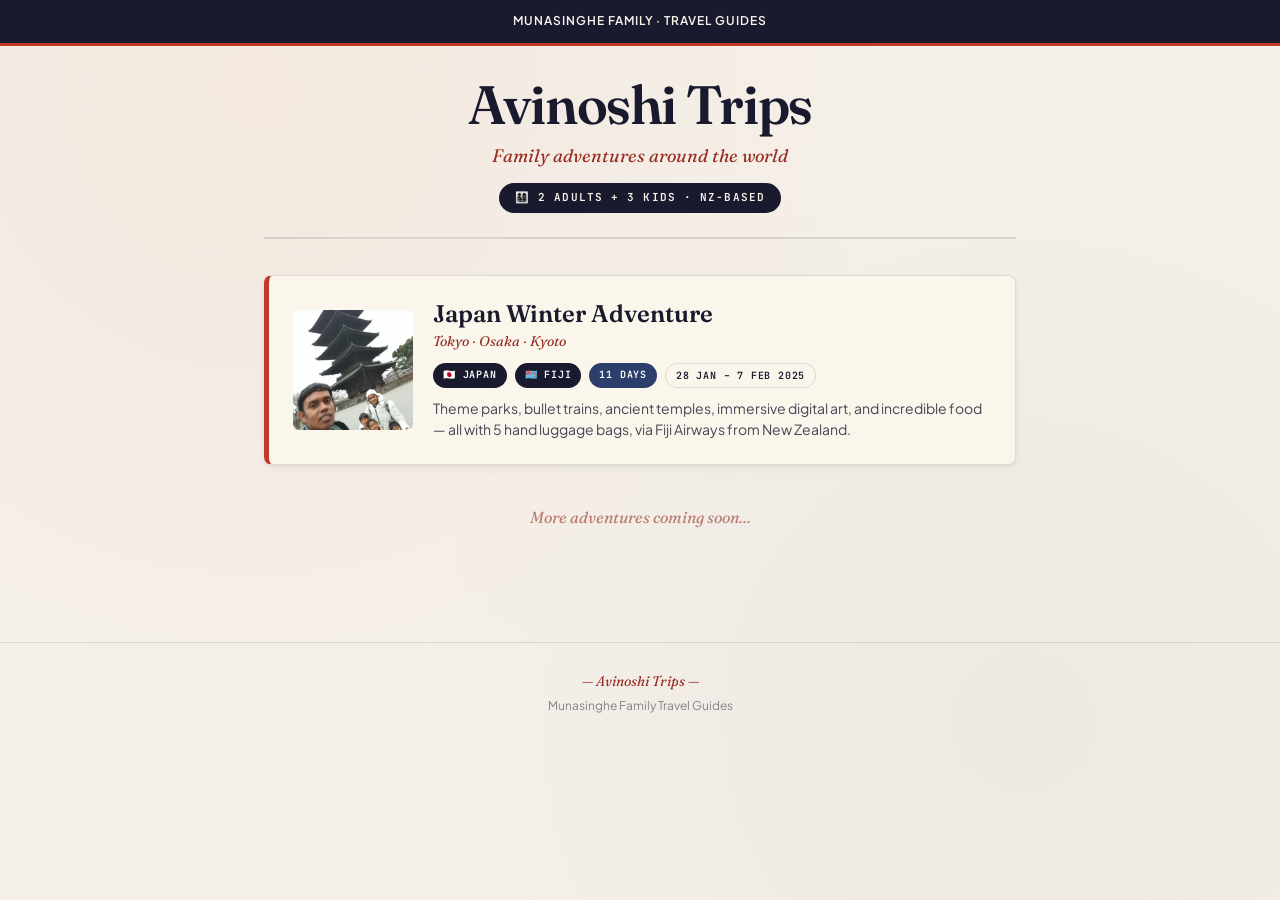
<file: index.html>
<!DOCTYPE html>
<html lang="en">
<head>
<meta charset="UTF-8">
<meta name="viewport" content="width=device-width, initial-scale=1.0">
<title>Avinoshi Trips — Family Travel Guides</title>
<link href="https://fonts.googleapis.com/css2?family=Fraunces:ital,wght@0,600;1,500&family=Plus+Jakarta+Sans:wght@400;600;700&family=JetBrains+Mono:wght@400;600&display=swap" rel="stylesheet">
<style>
:root {
  --ink: #1a1a2e;
  --parchment: #f5f0e8;
  --cream: #faf6ec;
  --vermillion: #c0392b;
  --vermillion-deep: #962d22;
  --gold: #c89b3c;
  --indigo: #2c3e6b;
  --sakura: #e8a0b4;
  --line: rgba(26,26,46,0.12);
}

* { margin: 0; padding: 0; box-sizing: border-box; }

body {
  font-family: 'Plus Jakarta Sans', -apple-system, sans-serif;
  background: var(--parchment); color: var(--ink); line-height: 1.55;
  background-image:
    radial-gradient(circle at 20% 10%, rgba(192,57,43,0.04), transparent 50%),
    radial-gradient(circle at 80% 80%, rgba(44,62,107,0.04), transparent 50%);
  min-height: 100vh;
}

.topbar {
  background: var(--ink); color: var(--cream);
  padding: 12px 24px; text-align: center;
  font-size: 12px; letter-spacing: 0.08em; text-transform: uppercase;
  border-bottom: 3px solid var(--vermillion);
  font-weight: 600;
}

.container { max-width: 800px; margin: 0 auto; padding: 32px 24px; }

.site-header { text-align: center; margin-bottom: 36px; padding-bottom: 24px; border-bottom: 2px solid var(--line); }
.site-header h1 {
  font-family: 'Fraunces', serif; font-weight: 600;
  font-size: clamp(36px, 6vw, 54px); letter-spacing: -0.025em;
  line-height: 1.0; color: var(--ink); margin-bottom: 10px;
}
.site-header .tagline {
  font-family: 'Fraunces', serif; font-style: italic;
  font-size: 18px; color: var(--vermillion-deep);
}
.family-badge {
  display: inline-flex; align-items: center; gap: 6px;
  font-family: 'JetBrains Mono', monospace; font-size: 11px;
  letter-spacing: 0.1em; text-transform: uppercase;
  background: var(--ink); color: var(--cream);
  padding: 6px 16px; border-radius: 100px; margin-top: 14px;
  font-weight: 600;
}

/* Trip cards */
.trip-grid { display: flex; flex-direction: column; gap: 20px; }

.trip-card {
  display: grid; grid-template-columns: auto 1fr;
  gap: 20px; align-items: center;
  background: var(--cream); border: 1px solid var(--line); border-radius: 8px;
  padding: 24px; text-decoration: none; color: var(--ink);
  box-shadow: 0 1px 3px rgba(26,26,46,0.06), 0 4px 12px rgba(26,26,46,0.04);
  transition: transform 0.15s ease, box-shadow 0.15s ease;
  border-left: 5px solid var(--vermillion);
}
.trip-card:hover {
  transform: translateY(-2px);
  box-shadow: 0 4px 8px rgba(26,26,46,0.1), 0 8px 24px rgba(26,26,46,0.08);
}

.trip-thumb {
  width: 120px; height: 120px; border-radius: 6px; overflow: hidden;
  flex-shrink: 0; background: var(--line);
}
.trip-thumb img { width: 100%; height: 100%; object-fit: cover; display: block; }

.trip-info h2 {
  font-family: 'Fraunces', serif; font-weight: 600;
  font-size: 24px; line-height: 1.15; margin-bottom: 4px;
}
.trip-subtitle {
  font-family: 'Fraunces', serif; font-style: italic;
  font-size: 14px; color: var(--vermillion-deep); margin-bottom: 10px;
}
.trip-meta { display: flex; flex-wrap: wrap; gap: 8px; margin-bottom: 10px; }
.trip-meta .chip {
  font-family: 'JetBrains Mono', monospace; font-size: 10px;
  letter-spacing: 0.08em; text-transform: uppercase;
  padding: 4px 10px; border-radius: 100px; font-weight: 600;
}
.chip.country { background: var(--ink); color: white; }
.chip.dates { background: var(--cream); border: 1px solid var(--line); color: var(--ink); }
.chip.duration { background: var(--indigo); color: white; }
.trip-desc { font-size: 14px; line-height: 1.5; opacity: 0.8; }

.coming-soon {
  text-align: center; padding: 40px 24px;
  font-family: 'Fraunces', serif; font-style: italic;
  color: var(--vermillion-deep); font-size: 16px; opacity: 0.6;
}

footer {
  text-align: center; padding: 28px 24px; font-size: 12px;
  color: rgba(26,26,46,0.5); border-top: 1px solid var(--line);
  margin-top: 40px;
}
footer .mark {
  font-family: 'Fraunces', serif; font-style: italic;
  font-size: 14px; margin-bottom: 4px; color: var(--vermillion-deep);
}

@media (max-width: 600px) {
  .trip-card { grid-template-columns: 1fr; text-align: center; justify-items: center; }
  .trip-meta { justify-content: center; }
}
</style>
</head>
<body>

<div class="topbar">Munasinghe Family · Travel Guides</div>

<div class="container">

  <div class="site-header">
    <h1>Avinoshi Trips</h1>
    <div class="tagline">Family adventures around the world</div>
    <div class="family-badge">👨‍👩‍👧‍👦 2 Adults + 3 Kids · NZ-Based</div>
  </div>

  <div class="trip-grid">

    <a href="Japan/" class="trip-card">
      <div class="trip-thumb">
        <img src="Japan/images/japan-family-hero.jpg" alt="Japan family photo">
      </div>
      <div class="trip-info">
        <h2>Japan Winter Adventure</h2>
        <div class="trip-subtitle">Tokyo · Osaka · Kyoto</div>
        <div class="trip-meta">
          <span class="chip country">🇯🇵 Japan</span>
          <span class="chip country">🇫🇯 Fiji</span>
          <span class="chip duration">11 Days</span>
          <span class="chip dates">28 Jan – 7 Feb 2025</span>
        </div>
        <div class="trip-desc">Theme parks, bullet trains, ancient temples, immersive digital art, and incredible food — all with 5 hand luggage bags, via Fiji Airways from New Zealand.</div>
      </div>
    </a>

  </div>

  <div class="coming-soon">More adventures coming soon...</div>

</div>

<footer>
  <div class="mark">— Avinoshi Trips —</div>
  <div>Munasinghe Family Travel Guides</div>
</footer>

</body>
</html>
</file>
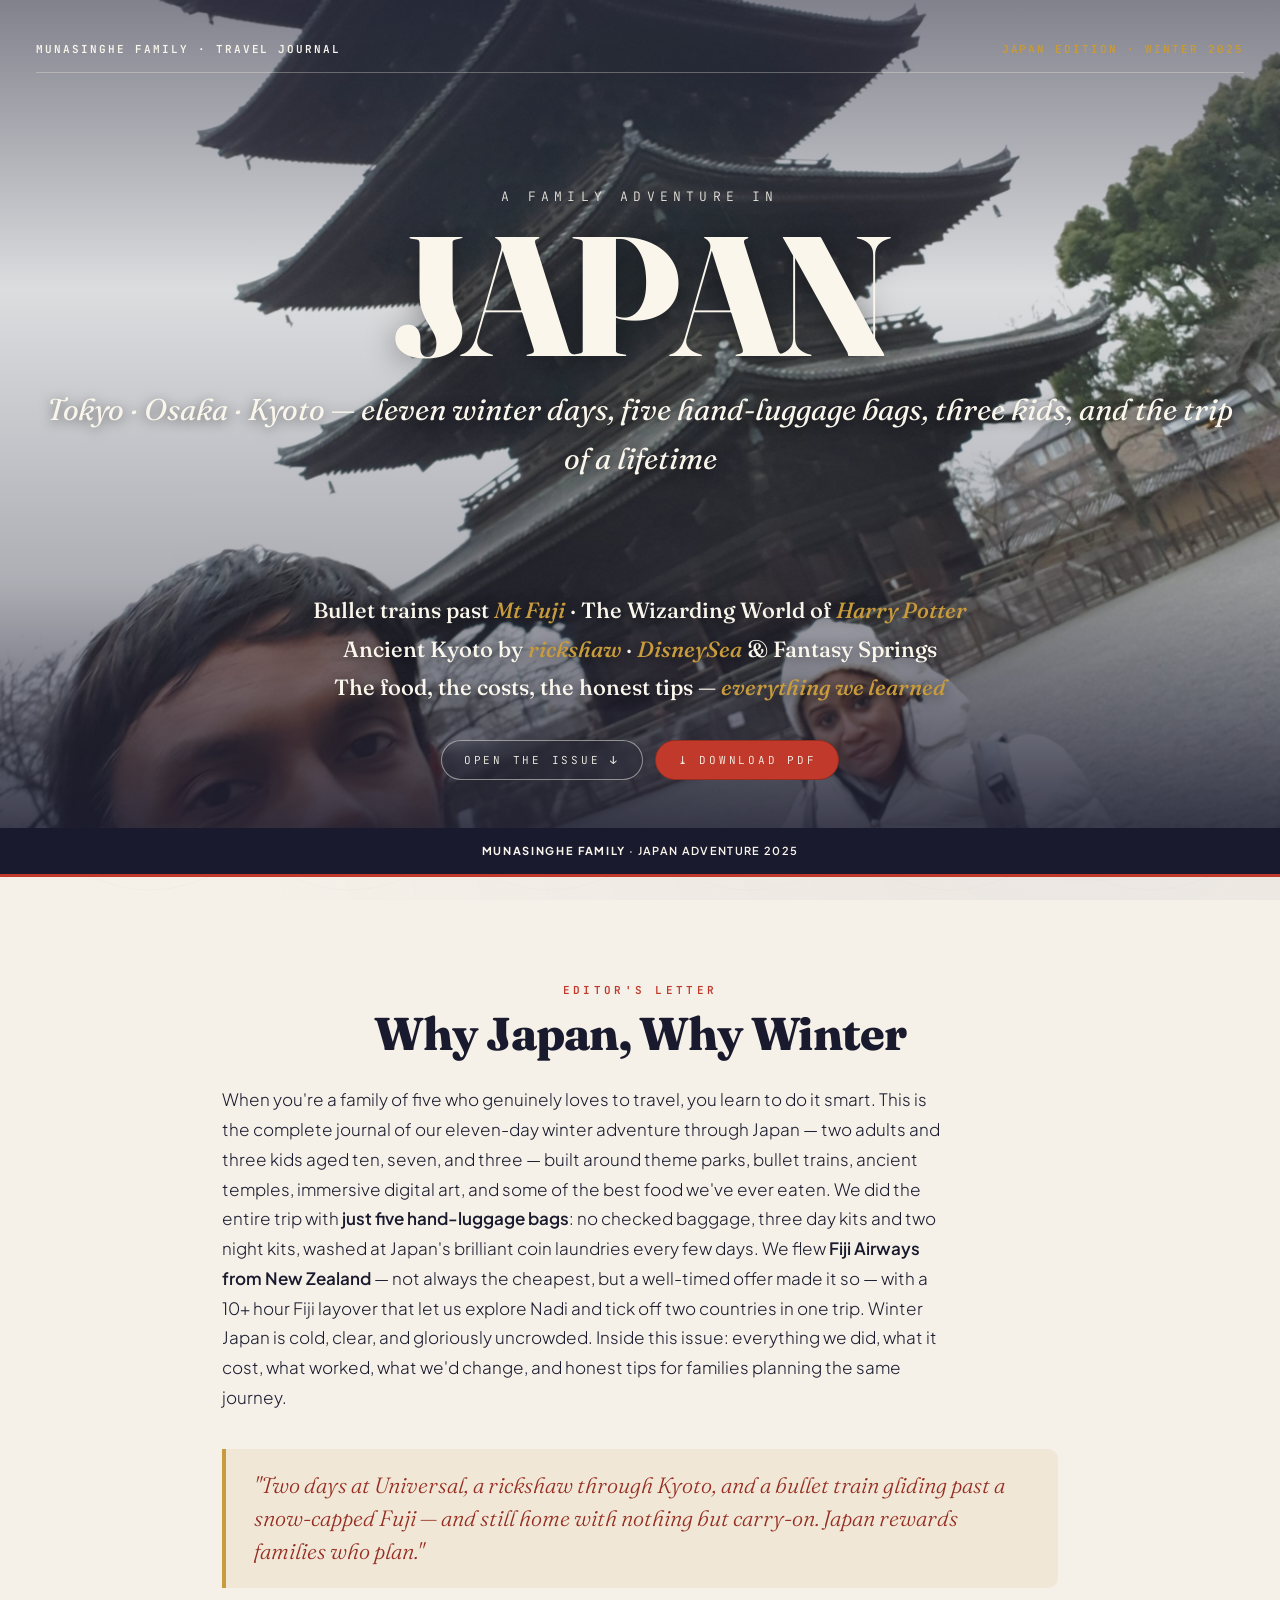
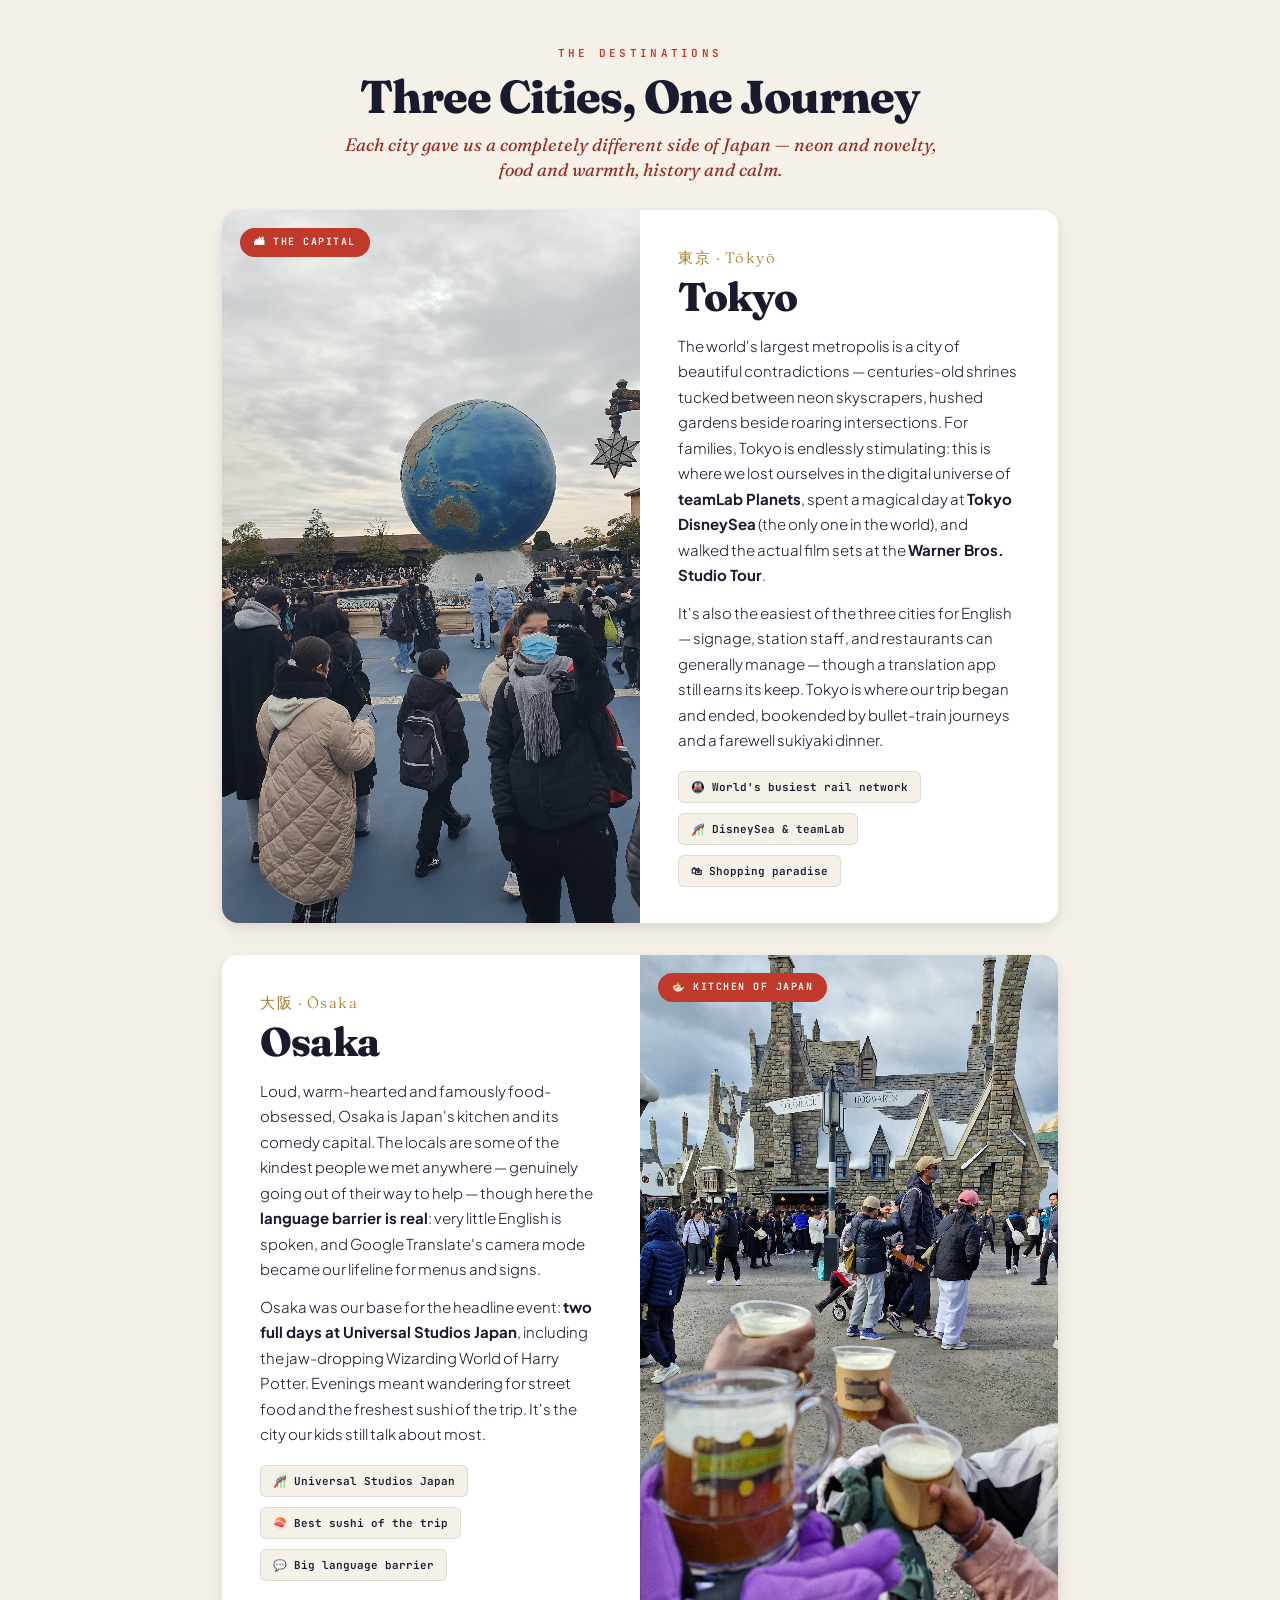
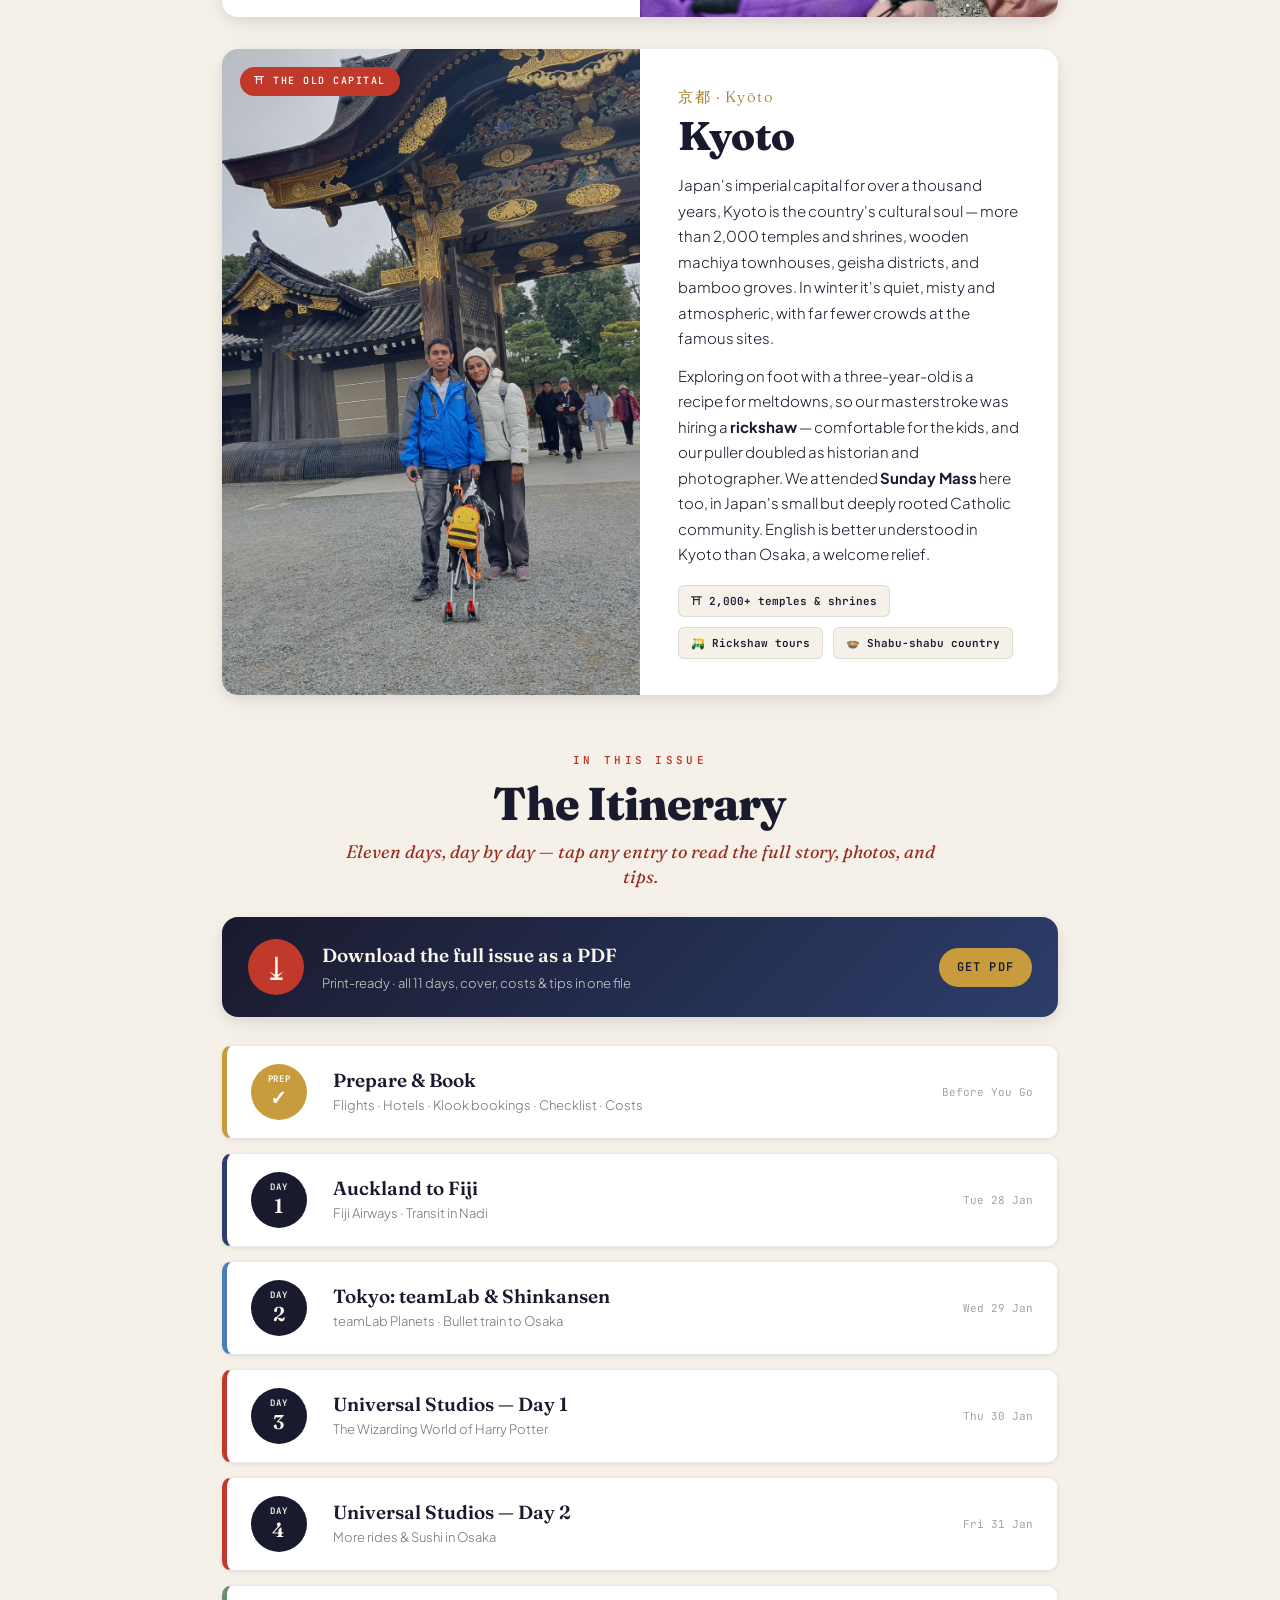
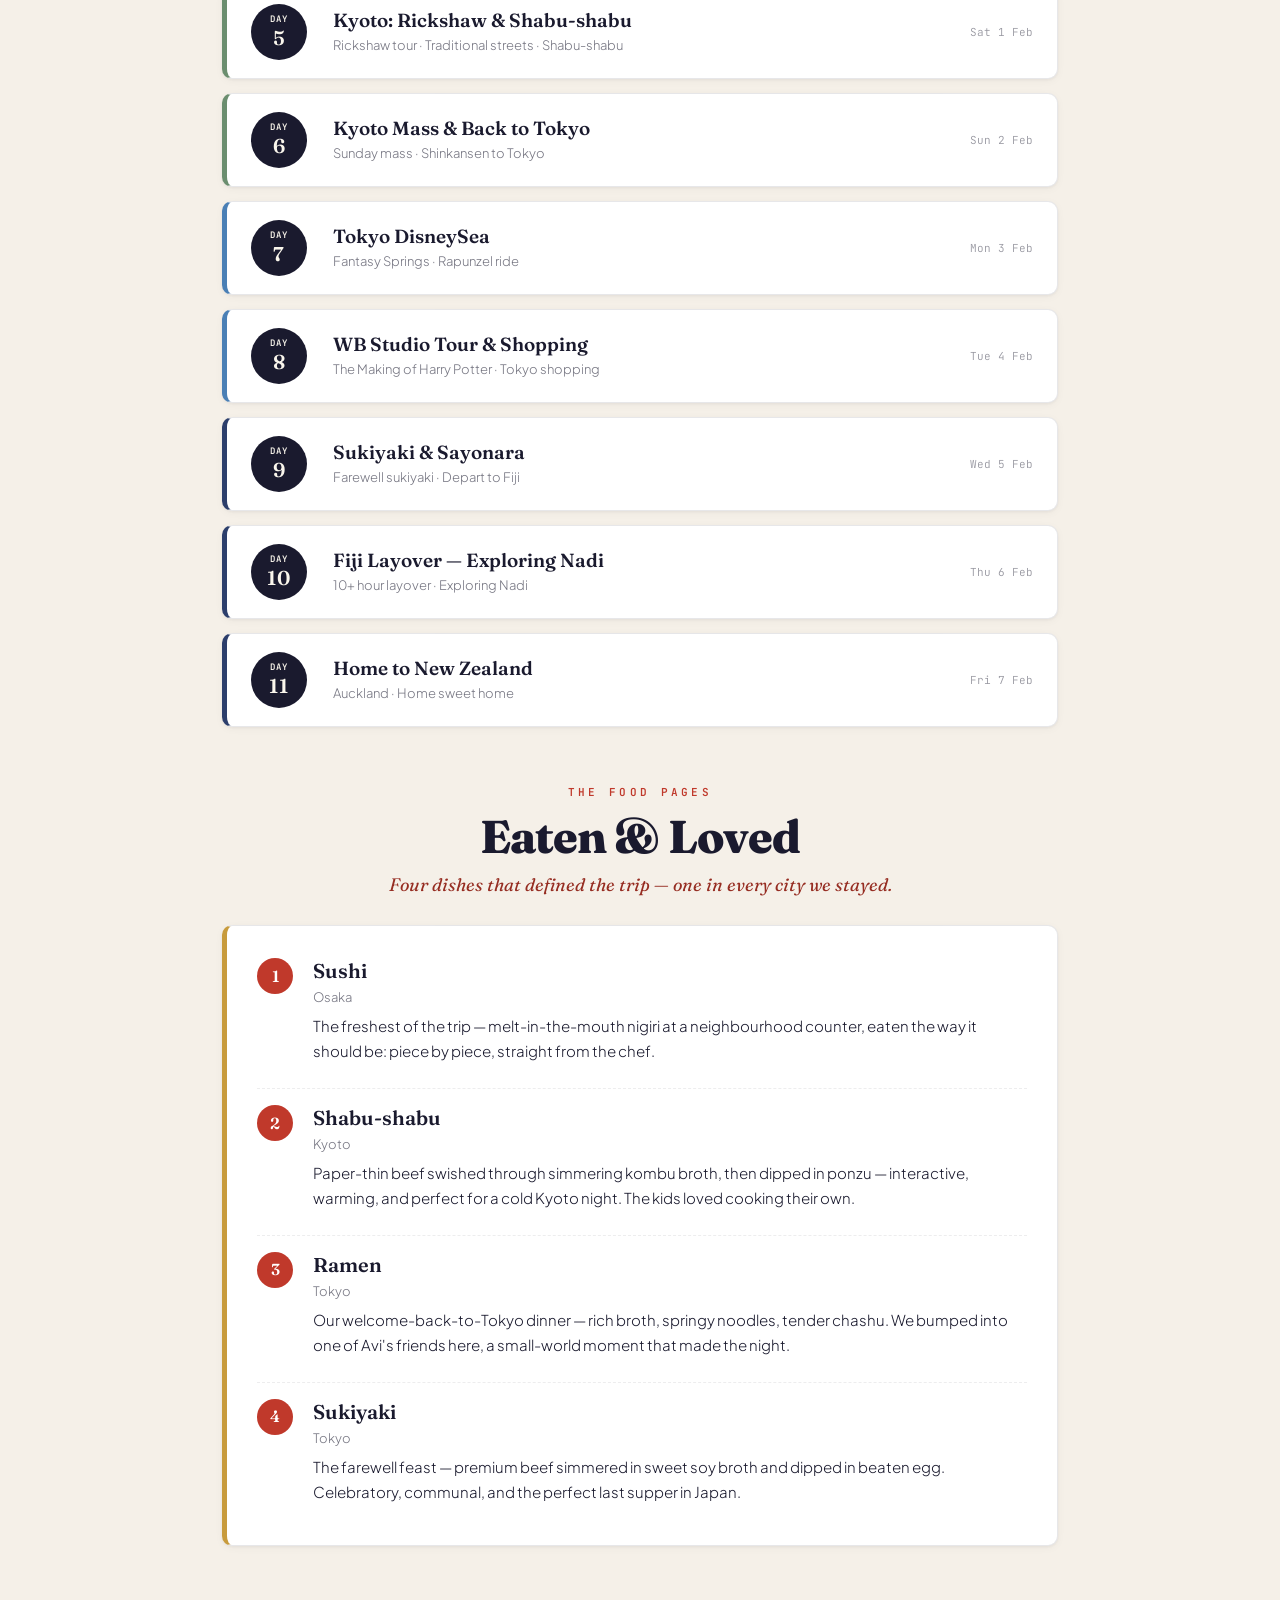
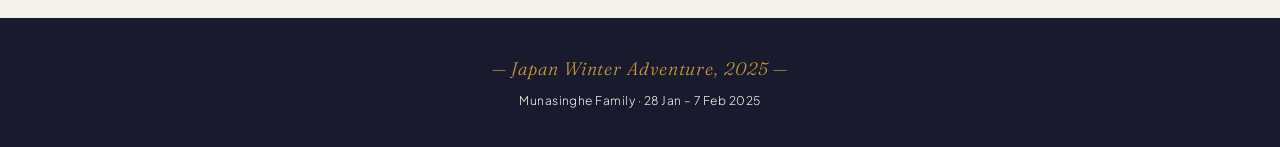
<file: Japan/index.html>
<!DOCTYPE html>
<html lang="en">
<head>
<meta charset="UTF-8">
<meta name="viewport" content="width=device-width, initial-scale=1.0">
<title>JAPAN — A Munasinghe Family Travel Journal · Winter 2025</title>
<link rel="stylesheet" href="styles.css">
<script src="photos.js" defer></script>
</head>
<body>

<!-- ═══════════ MAGAZINE COVER ═══════════ -->
<div class="cover">
  <div class="cover-bg" style="background-image: url('images/japan-family-hero.jpg');"></div>

  <div class="cover-top">
    <span>Munasinghe Family · Travel Journal</span>
    <span class="issue">Japan Edition · Winter 2025</span>
  </div>

  <div class="cover-masthead">
    <div class="cover-kicker">A Family Adventure In</div>
    <h1>JAPAN</h1>
    <div class="cover-sub">Tokyo · Osaka · Kyoto — eleven winter days, five hand-luggage bags, three kids, and the trip of a lifetime</div>
  </div>

  <div class="cover-lines">
    <div class="cover-line">Bullet trains past <span class="accent">Mt Fuji</span> · The Wizarding World of <span class="accent">Harry Potter</span></div>
    <div class="cover-line">Ancient Kyoto by <span class="accent">rickshaw</span> · <span class="accent">DisneySea</span> &amp; Fantasy Springs</div>
    <div class="cover-line">The food, the costs, the honest tips — <span class="accent">everything we learned</span></div>
    <div class="cover-actions">
      <a href="#contents" class="cover-scroll">Open the Issue ↓</a>
      <a href="japan-trip-2025.pdf" class="cover-scroll cover-pdf" download>⤓ Download PDF</a>
    </div>
  </div>
</div>

<div class="topbar"><strong>Munasinghe Family</strong> · Japan Adventure 2025</div>

<div class="container">

  <!-- ═══════════ EDITOR'S LETTER ═══════════ -->
  <div class="section-head" id="contents">
    <div class="eyebrow">Editor's Letter</div>
    <h2>Why Japan, Why Winter</h2>
  </div>

  <div class="summary">When you're a family of five who genuinely loves to travel, you learn to do it smart. This is the complete journal of our eleven-day winter adventure through Japan — two adults and three kids aged ten, seven, and three — built around theme parks, bullet trains, ancient temples, immersive digital art, and some of the best food we've ever eaten. We did the entire trip with <strong>just five hand-luggage bags</strong>: no checked baggage, three day kits and two night kits, washed at Japan's brilliant coin laundries every few days. We flew <strong>Fiji Airways from New Zealand</strong> — not always the cheapest, but a well-timed offer made it so — with a 10+ hour Fiji layover that let us explore Nadi and tick off two countries in one trip. Winter Japan is cold, clear, and gloriously uncrowded. Inside this issue: everything we did, what it cost, what worked, what we'd change, and honest tips for families planning the same journey.</div>

  <div class="pull-quote">"Two days at Universal, a rickshaw through Kyoto, and a bullet train gliding past a snow-capped Fuji — and still home with nothing but carry-on. Japan rewards families who plan."</div>

  <!-- ═══════════ THE CITIES ═══════════ -->
  <div class="section-head">
    <div class="eyebrow">The Destinations</div>
    <h2>Three Cities, One Journey</h2>
    <div class="lede">Each city gave us a completely different side of Japan — neon and novelty, food and warmth, history and calm.</div>
  </div>

  <!-- Tokyo -->
  <div class="city-feature">
    <div class="city-img" style="background-image: url('images/day07-disneysea-globe.jpg');">
      <span class="city-tag">🏙 The Capital</span>
    </div>
    <div class="city-body">
      <div class="city-jp">東京 · Tōkyō</div>
      <h3>Tokyo</h3>
      <p>The world's largest metropolis is a city of beautiful contradictions — centuries-old shrines tucked between neon skyscrapers, hushed gardens beside roaring intersections. For families, Tokyo is endlessly stimulating: this is where we lost ourselves in the digital universe of <strong>teamLab Planets</strong>, spent a magical day at <strong>Tokyo DisneySea</strong> (the only one in the world), and walked the actual film sets at the <strong>Warner Bros. Studio Tour</strong>.</p>
      <p>It's also the easiest of the three cities for English — signage, station staff, and restaurants can generally manage — though a translation app still earns its keep. Tokyo is where our trip began and ended, bookended by bullet-train journeys and a farewell sukiyaki dinner.</p>
      <div class="city-stats">
        <span>🚇 World's busiest rail network</span>
        <span>🎢 DisneySea &amp; teamLab</span>
        <span>🛍 Shopping paradise</span>
      </div>
    </div>
  </div>

  <!-- Osaka -->
  <div class="city-feature flip">
    <div class="city-img" style="background-image: url('images/day03-hogwarts-castle.jpg');">
      <span class="city-tag">🍜 Kitchen of Japan</span>
    </div>
    <div class="city-body">
      <div class="city-jp">大阪 · Ōsaka</div>
      <h3>Osaka</h3>
      <p>Loud, warm-hearted and famously food-obsessed, Osaka is Japan's kitchen and its comedy capital. The locals are some of the kindest people we met anywhere — genuinely going out of their way to help — though here the <strong>language barrier is real</strong>: very little English is spoken, and Google Translate's camera mode became our lifeline for menus and signs.</p>
      <p>Osaka was our base for the headline event: <strong>two full days at Universal Studios Japan</strong>, including the jaw-dropping Wizarding World of Harry Potter. Evenings meant wandering for street food and the freshest sushi of the trip. It's the city our kids still talk about most.</p>
      <div class="city-stats">
        <span>🎢 Universal Studios Japan</span>
        <span>🍣 Best sushi of the trip</span>
        <span>💬 Big language barrier</span>
      </div>
    </div>
  </div>

  <!-- Kyoto -->
  <div class="city-feature">
    <div class="city-img" style="background-image: url('images/day05-kyoto-temple.jpg');">
      <span class="city-tag">⛩ The Old Capital</span>
    </div>
    <div class="city-body">
      <div class="city-jp">京都 · Kyōto</div>
      <h3>Kyoto</h3>
      <p>Japan's imperial capital for over a thousand years, Kyoto is the country's cultural soul — more than 2,000 temples and shrines, wooden machiya townhouses, geisha districts, and bamboo groves. In winter it's quiet, misty and atmospheric, with far fewer crowds at the famous sites.</p>
      <p>Exploring on foot with a three-year-old is a recipe for meltdowns, so our masterstroke was hiring a <strong>rickshaw</strong> — comfortable for the kids, and our puller doubled as historian and photographer. We attended <strong>Sunday Mass</strong> here too, in Japan's small but deeply rooted Catholic community. English is better understood in Kyoto than Osaka, a welcome relief.</p>
      <div class="city-stats">
        <span>⛩ 2,000+ temples &amp; shrines</span>
        <span>🛺 Rickshaw tours</span>
        <span>🍲 Shabu-shabu country</span>
      </div>
    </div>
  </div>

  <!-- ═══════════ CONTENTS ═══════════ -->
  <div class="section-head">
    <div class="eyebrow">In This Issue</div>
    <h2>The Itinerary</h2>
    <div class="lede">Eleven days, day by day — tap any entry to read the full story, photos, and tips.</div>
  </div>

  <a href="japan-trip-2025.pdf" class="pdf-banner" download>
    <div class="pdf-banner-icon">⤓</div>
    <div class="pdf-banner-text">
      <strong>Download the full issue as a PDF</strong>
      <span>Print-ready · all 11 days, cover, costs &amp; tips in one file</span>
    </div>
    <div class="pdf-banner-cta">Get PDF</div>
  </a>

  <div class="day-grid">

    <a href="prepare.html" class="day-card" style="border-left: 5px solid var(--gold);">
      <div class="day-badge" style="background: var(--gold); color: white;"><span>PREP</span><span class="num">✓</span></div>
      <div class="day-info">
        <h3>Prepare &amp; Book</h3>
        <div class="day-desc">Flights · Hotels · Klook bookings · Checklist · Costs</div>
      </div>
      <div class="day-date">Before You Go</div>
    </a>

    <a href="day_01.html" class="day-card flight">
      <div class="day-badge"><span>DAY</span><span class="num">1</span></div>
      <div class="day-info">
        <h3>Auckland to Fiji</h3>
        <div class="day-desc">Fiji Airways · Transit in Nadi</div>
      </div>
      <div class="day-date">Tue 28 Jan</div>
    </a>

    <a href="day_02.html" class="day-card tokyo">
      <div class="day-badge"><span>DAY</span><span class="num">2</span></div>
      <div class="day-info">
        <h3>Tokyo: teamLab &amp; Shinkansen</h3>
        <div class="day-desc">teamLab Planets · Bullet train to Osaka</div>
      </div>
      <div class="day-date">Wed 29 Jan</div>
    </a>

    <a href="day_03.html" class="day-card osaka">
      <div class="day-badge"><span>DAY</span><span class="num">3</span></div>
      <div class="day-info">
        <h3>Universal Studios — Day 1</h3>
        <div class="day-desc">The Wizarding World of Harry Potter</div>
      </div>
      <div class="day-date">Thu 30 Jan</div>
    </a>

    <a href="day_04.html" class="day-card osaka">
      <div class="day-badge"><span>DAY</span><span class="num">4</span></div>
      <div class="day-info">
        <h3>Universal Studios — Day 2</h3>
        <div class="day-desc">More rides &amp; Sushi in Osaka</div>
      </div>
      <div class="day-date">Fri 31 Jan</div>
    </a>

    <a href="day_05.html" class="day-card kyoto">
      <div class="day-badge"><span>DAY</span><span class="num">5</span></div>
      <div class="day-info">
        <h3>Kyoto: Rickshaw &amp; Shabu-shabu</h3>
        <div class="day-desc">Rickshaw tour · Traditional streets · Shabu-shabu</div>
      </div>
      <div class="day-date">Sat 1 Feb</div>
    </a>

    <a href="day_06.html" class="day-card kyoto">
      <div class="day-badge"><span>DAY</span><span class="num">6</span></div>
      <div class="day-info">
        <h3>Kyoto Mass &amp; Back to Tokyo</h3>
        <div class="day-desc">Sunday mass · Shinkansen to Tokyo</div>
      </div>
      <div class="day-date">Sun 2 Feb</div>
    </a>

    <a href="day_07.html" class="day-card tokyo">
      <div class="day-badge"><span>DAY</span><span class="num">7</span></div>
      <div class="day-info">
        <h3>Tokyo DisneySea</h3>
        <div class="day-desc">Fantasy Springs · Rapunzel ride</div>
      </div>
      <div class="day-date">Mon 3 Feb</div>
    </a>

    <a href="day_08.html" class="day-card tokyo">
      <div class="day-badge"><span>DAY</span><span class="num">8</span></div>
      <div class="day-info">
        <h3>WB Studio Tour &amp; Shopping</h3>
        <div class="day-desc">The Making of Harry Potter · Tokyo shopping</div>
      </div>
      <div class="day-date">Tue 4 Feb</div>
    </a>

    <a href="day_09.html" class="day-card flight">
      <div class="day-badge"><span>DAY</span><span class="num">9</span></div>
      <div class="day-info">
        <h3>Sukiyaki &amp; Sayonara</h3>
        <div class="day-desc">Farewell sukiyaki · Depart to Fiji</div>
      </div>
      <div class="day-date">Wed 5 Feb</div>
    </a>

    <a href="day_10.html" class="day-card flight">
      <div class="day-badge"><span>DAY</span><span class="num">10</span></div>
      <div class="day-info">
        <h3>Fiji Layover — Exploring Nadi</h3>
        <div class="day-desc">10+ hour layover · Exploring Nadi</div>
      </div>
      <div class="day-date">Thu 6 Feb</div>
    </a>

    <a href="day_11.html" class="day-card flight">
      <div class="day-badge"><span>DAY</span><span class="num">11</span></div>
      <div class="day-info">
        <h3>Home to New Zealand</h3>
        <div class="day-desc">Auckland · Home sweet home</div>
      </div>
      <div class="day-date">Fri 7 Feb</div>
    </a>

  </div>

  <!-- ═══════════ FOOD ═══════════ -->
  <div class="section-head">
    <div class="eyebrow">The Food Pages</div>
    <h2>Eaten &amp; Loved</h2>
    <div class="lede">Four dishes that defined the trip — one in every city we stayed.</div>
  </div>

  <div class="card highlight-card" style="border-left-color: var(--gold);">
    <div class="excursion-item">
      <div class="ex-num">1</div>
      <div>
        <div class="ex-name">Sushi</div>
        <div class="ex-addr">Osaka</div>
        <div class="ex-note">The freshest of the trip — melt-in-the-mouth nigiri at a neighbourhood counter, eaten the way it should be: piece by piece, straight from the chef.</div>
      </div>
    </div>
    <div class="excursion-item">
      <div class="ex-num">2</div>
      <div>
        <div class="ex-name">Shabu-shabu</div>
        <div class="ex-addr">Kyoto</div>
        <div class="ex-note">Paper-thin beef swished through simmering kombu broth, then dipped in ponzu — interactive, warming, and perfect for a cold Kyoto night. The kids loved cooking their own.</div>
      </div>
    </div>
    <div class="excursion-item">
      <div class="ex-num">3</div>
      <div>
        <div class="ex-name">Ramen</div>
        <div class="ex-addr">Tokyo</div>
        <div class="ex-note">Our welcome-back-to-Tokyo dinner — rich broth, springy noodles, tender chashu. We bumped into one of Avi's friends here, a small-world moment that made the night.</div>
      </div>
    </div>
    <div class="excursion-item">
      <div class="ex-num">4</div>
      <div>
        <div class="ex-name">Sukiyaki</div>
        <div class="ex-addr">Tokyo</div>
        <div class="ex-note">The farewell feast — premium beef simmered in sweet soy broth and dipped in beaten egg. Celebratory, communal, and the perfect last supper in Japan.</div>
      </div>
    </div>
  </div>

</div>

<footer>
  <div class="mark">— Japan Winter Adventure, 2025 —</div>
  <div>Munasinghe Family · 28 Jan – 7 Feb 2025</div>
</footer>
</body>
</html>
</file>
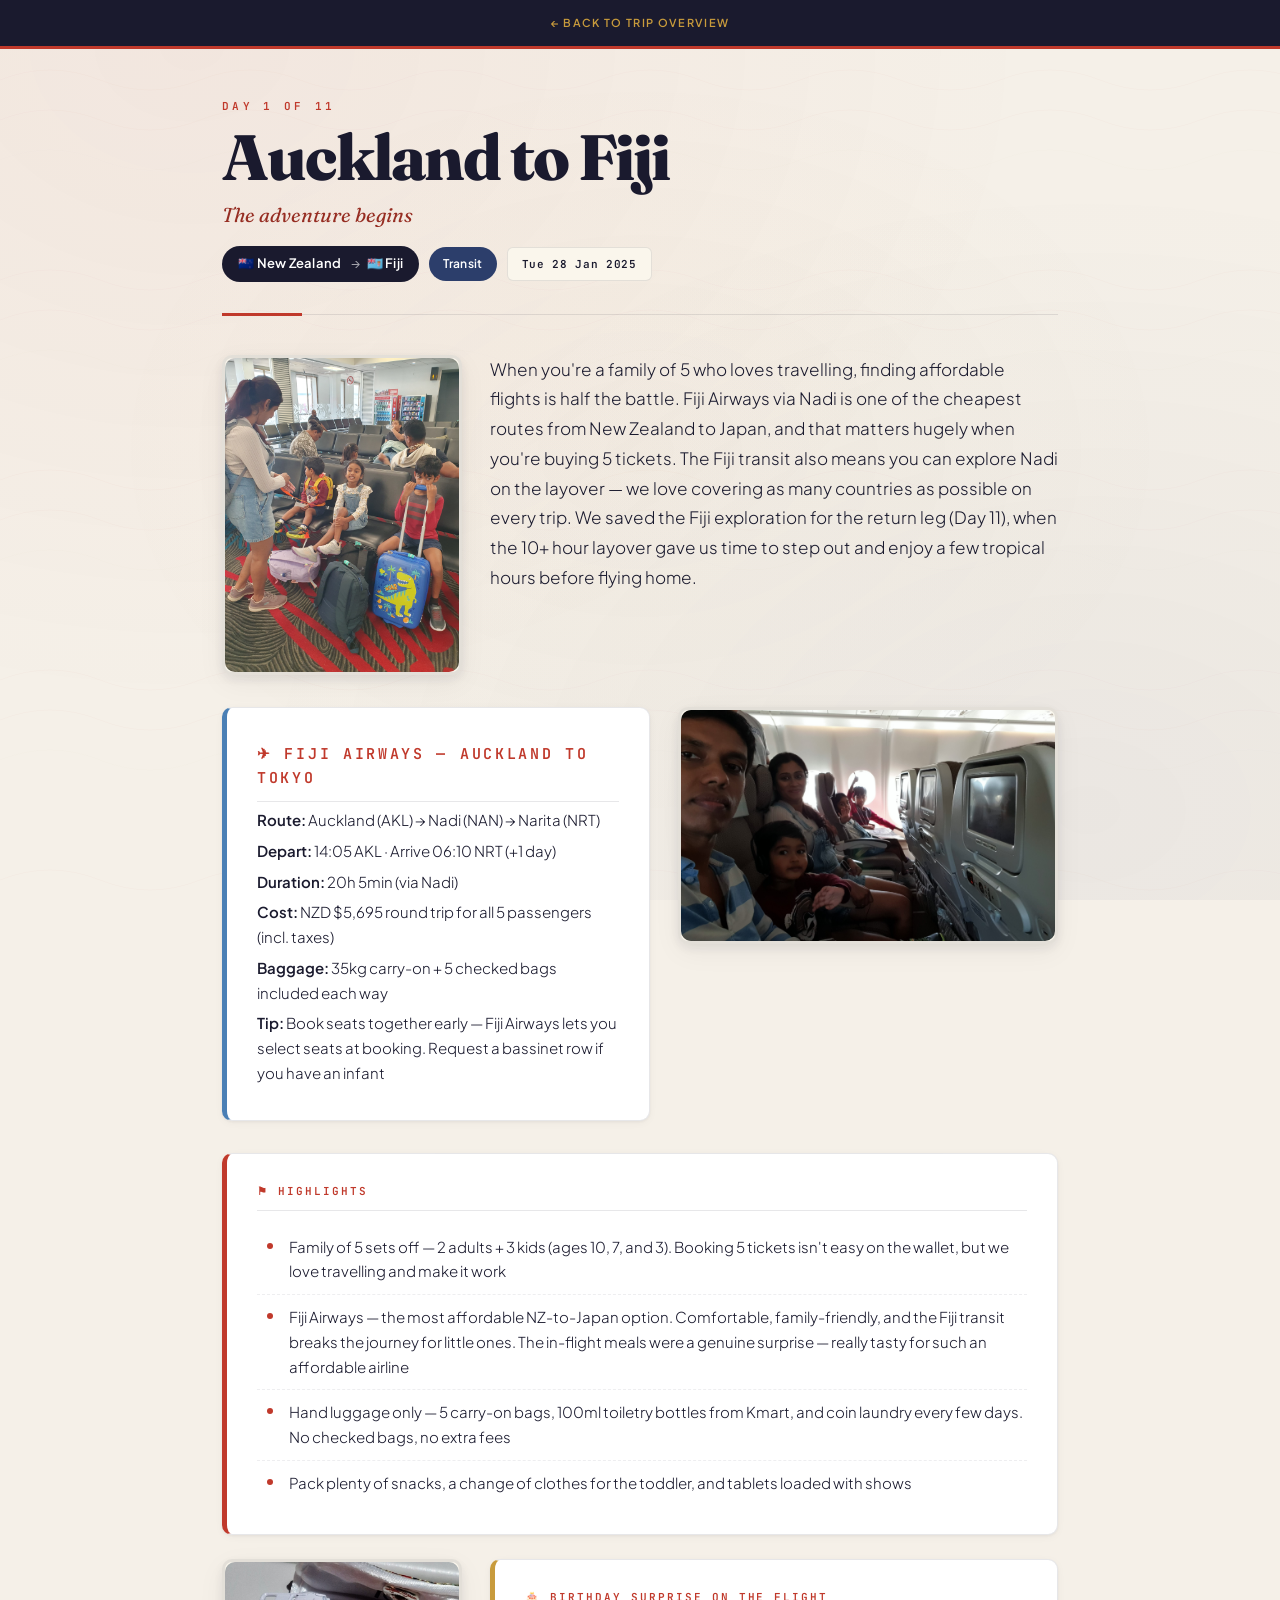
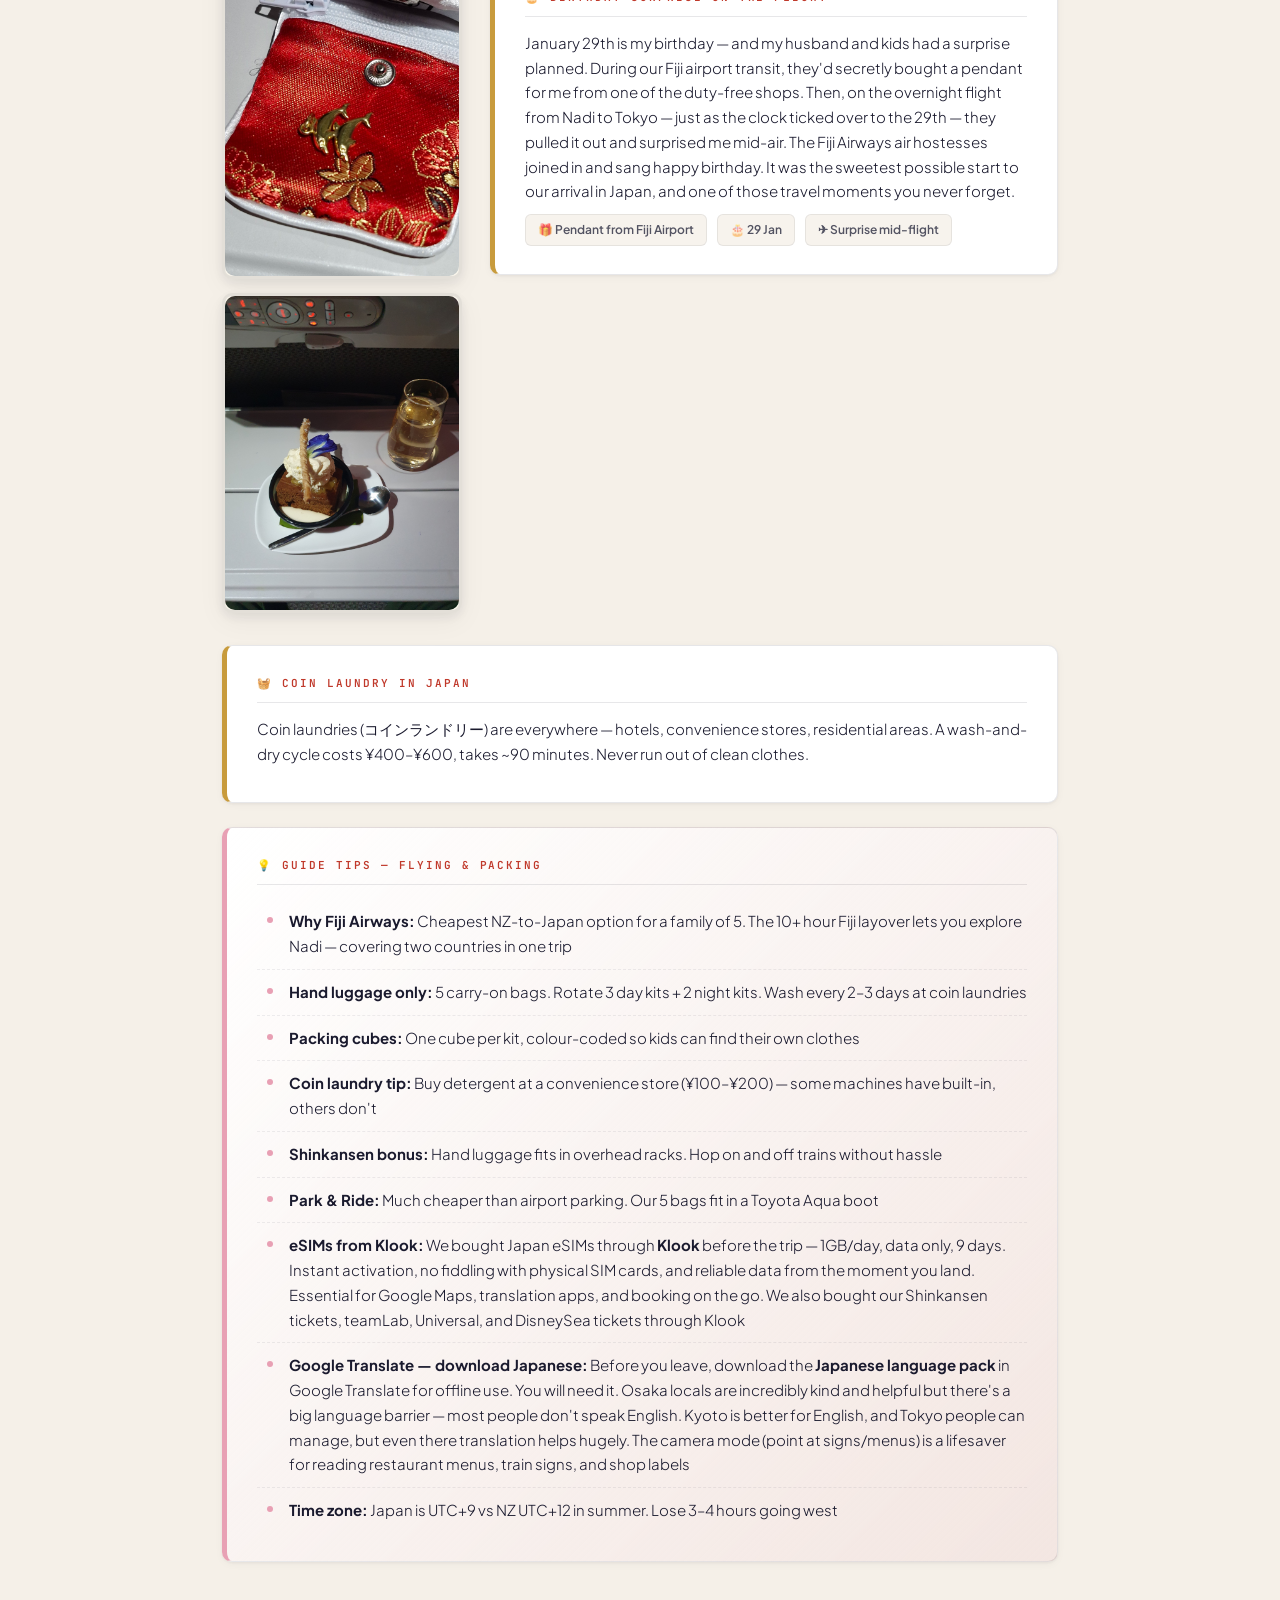
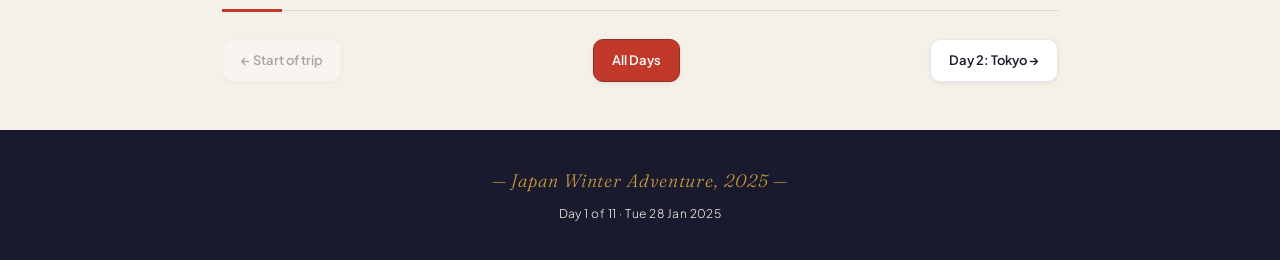
<file: Japan/day_01.html>
<!DOCTYPE html>
<html lang="en">
<head>
<meta charset="UTF-8">
<meta name="viewport" content="width=device-width, initial-scale=1.0">
<title>Day 1: Auckland to Fiji — Japan Trip 2025</title>
<link rel="stylesheet" href="styles.css">
<script src="photos.js" defer></script>
</head>
<body>
<div class="topbar"><a href="index.html">← Back to trip overview</a></div>
<div class="container">

  <div class="hero">
    <div class="day-num">Day 1 of 11</div>
    <h1>Auckland to Fiji</h1>
    <div class="subtitle">The adventure begins</div>
    <div class="hero-meta">
      <span class="country-chip">🇳🇿 New Zealand<span class="sub">→</span>🇫🇯 Fiji</span>
      <span class="city-chip transit">Transit</span>
      <span class="date-chip">Tue 28 Jan 2025</span>
    </div>
  </div>

  <!-- Airport photo + summary side by side -->
  <div class="photo-content img-left">
    <div class="photo-side">
      <div class="photo-slot portrait">
        <img src="images/day01-auckland-airport.jpg" alt="day01-auckland-airport.jpg">
      </div>
    </div>
    <div class="content-side">
      <div class="summary" style="margin-bottom: 0;">When you're a family of 5 who loves travelling, finding affordable flights is half the battle. Fiji Airways via Nadi is one of the cheapest routes from New Zealand to Japan, and that matters hugely when you're buying 5 tickets. The Fiji transit also means you can explore Nadi on the layover — we love covering as many countries as possible on every trip. We saved the Fiji exploration for the return leg (Day 11), when the 10+ hour layover gave us time to step out and enjoy a few tropical hours before flying home.</div>
    </div>
  </div>

  <!-- In-plane photo + travel card side by side -->
  <div class="photo-content img-right">
    <div class="content-side">
      <div class="card travel-card" style="margin-bottom: 0;">
        <div class="card-label">✈ Fiji Airways — Auckland to Tokyo</div>
        <div><strong>Route:</strong> Auckland (AKL) → Nadi (NAN) → Narita (NRT)</div>
        <div><strong>Depart:</strong> 14:05 AKL · Arrive 06:10 NRT (+1 day)</div>
        <div><strong>Duration:</strong> 20h 5min (via Nadi)</div>
        <div><strong>Cost:</strong> NZD $5,695 round trip for all 5 passengers (incl. taxes)</div>
        <div><strong>Baggage:</strong> 35kg carry-on + 5 checked bags included each way</div>
        <div><strong>Tip:</strong> Book seats together early — Fiji Airways lets you select seats at booking. Request a bassinet row if you have an infant</div>
      </div>
    </div>
    <div class="photo-side">
      <div class="photo-slot landscape">
        <img src="images/day01-in-plane.jpg" alt="day01-in-plane.jpg">
      </div>
    </div>
  </div>

  <div class="card list-card highlight-card">
    <div class="card-label">⚑ Highlights</div>
    <ul>
      <li>Family of 5 sets off — 2 adults + 3 kids (ages 10, 7, and 3). Booking 5 tickets isn't easy on the wallet, but we love travelling and make it work</li>
      <li>Fiji Airways — the most affordable NZ-to-Japan option. Comfortable, family-friendly, and the Fiji transit breaks the journey for little ones. The in-flight meals were a genuine surprise — really tasty for such an affordable airline</li>
      <li>Hand luggage only — 5 carry-on bags, 100ml toiletry bottles from Kmart, and coin laundry every few days. No checked bags, no extra fees</li>
      <li>Pack plenty of snacks, a change of clothes for the toddler, and tablets loaded with shows</li>
    </ul>
  </div>

  <!-- Birthday surprise on the overnight flight -->
  <div class="photo-content img-left">
    <div class="photo-side">
      <div class="photo-slot portrait">
        <img src="images/day02-birthday-surprise.jpg" alt="day02-birthday-surprise.jpg">
      </div>
      <div class="photo-slot portrait">
        <img src="images/day02-birthday-pendant.jpg" alt="day02-birthday-pendant.jpg">
      </div>
    </div>
    <div class="content-side">
      <div class="card highlight-card" style="margin-bottom: 0; border-left-color: var(--gold);">
        <div class="card-label">🎂 Birthday Surprise on the Flight</div>
        <div class="ex-note">January 29th is my birthday — and my husband and kids had a surprise planned. During our Fiji airport transit, they'd secretly bought a pendant for me from one of the duty-free shops. Then, on the overnight flight from Nadi to Tokyo — just as the clock ticked over to the 29th — they pulled it out and surprised me mid-air. The Fiji Airways air hostesses joined in and sang happy birthday. It was the sweetest possible start to our arrival in Japan, and one of those travel moments you never forget.</div>
        <div class="ex-meta" style="margin-top: 10px;">
          <span>🎁 Pendant from Fiji Airport</span>
          <span>🎂 29 Jan</span>
          <span>✈ Surprise mid-flight</span>
        </div>
      </div>
    </div>
  </div>

  <div class="card highlight-card" style="border-left-color: var(--gold);">
    <div class="card-label">🧺 Coin Laundry in Japan</div>
    <div class="ex-note">Coin laundries (コインランドリー) are everywhere — hotels, convenience stores, residential areas. A wash-and-dry cycle costs ¥400–¥600, takes ~90 minutes. Never run out of clean clothes.</div>
  </div>

  <div class="card list-card tip-card">
    <div class="card-label">💡 Guide Tips — Flying &amp; Packing</div>
    <ul>
      <li><strong>Why Fiji Airways:</strong> Cheapest NZ-to-Japan option for a family of 5. The 10+ hour Fiji layover lets you explore Nadi — covering two countries in one trip</li>
      <li><strong>Hand luggage only:</strong> 5 carry-on bags. Rotate 3 day kits + 2 night kits. Wash every 2–3 days at coin laundries</li>
      <li><strong>Packing cubes:</strong> One cube per kit, colour-coded so kids can find their own clothes</li>
      <li><strong>Coin laundry tip:</strong> Buy detergent at a convenience store (¥100–¥200) — some machines have built-in, others don't</li>
      <li><strong>Shinkansen bonus:</strong> Hand luggage fits in overhead racks. Hop on and off trains without hassle</li>
      <li><strong>Park &amp; Ride:</strong> Much cheaper than airport parking. Our 5 bags fit in a Toyota Aqua boot</li>
      <li><strong>eSIMs from Klook:</strong> We bought Japan eSIMs through <strong>Klook</strong> before the trip — 1GB/day, data only, 9 days. Instant activation, no fiddling with physical SIM cards, and reliable data from the moment you land. Essential for Google Maps, translation apps, and booking on the go. We also bought our Shinkansen tickets, teamLab, Universal, and DisneySea tickets through Klook</li>
      <li><strong>Google Translate — download Japanese:</strong> Before you leave, download the <strong>Japanese language pack</strong> in Google Translate for offline use. You will need it. Osaka locals are incredibly kind and helpful but there's a big language barrier — most people don't speak English. Kyoto is better for English, and Tokyo people can manage, but even there translation helps hugely. The camera mode (point at signs/menus) is a lifesaver for reading restaurant menus, train signs, and shop labels</li>
      <li><strong>Time zone:</strong> Japan is UTC+9 vs NZ UTC+12 in summer. Lose 3–4 hours going west</li>
    </ul>
  </div>

  <div class="nav-row">
    <span class="nav-link disabled">← Start of trip</span>
    <a href="index.html" class="nav-link nav-home">All Days</a>
    <a href="day_02.html" class="nav-link">Day 2: Tokyo →</a>
  </div>
</div>
<footer>
  <div class="mark">— Japan Winter Adventure, 2025 —</div>
  <div>Day 1 of 11 · Tue 28 Jan 2025</div>
</footer>
</body>
</html>
</file>
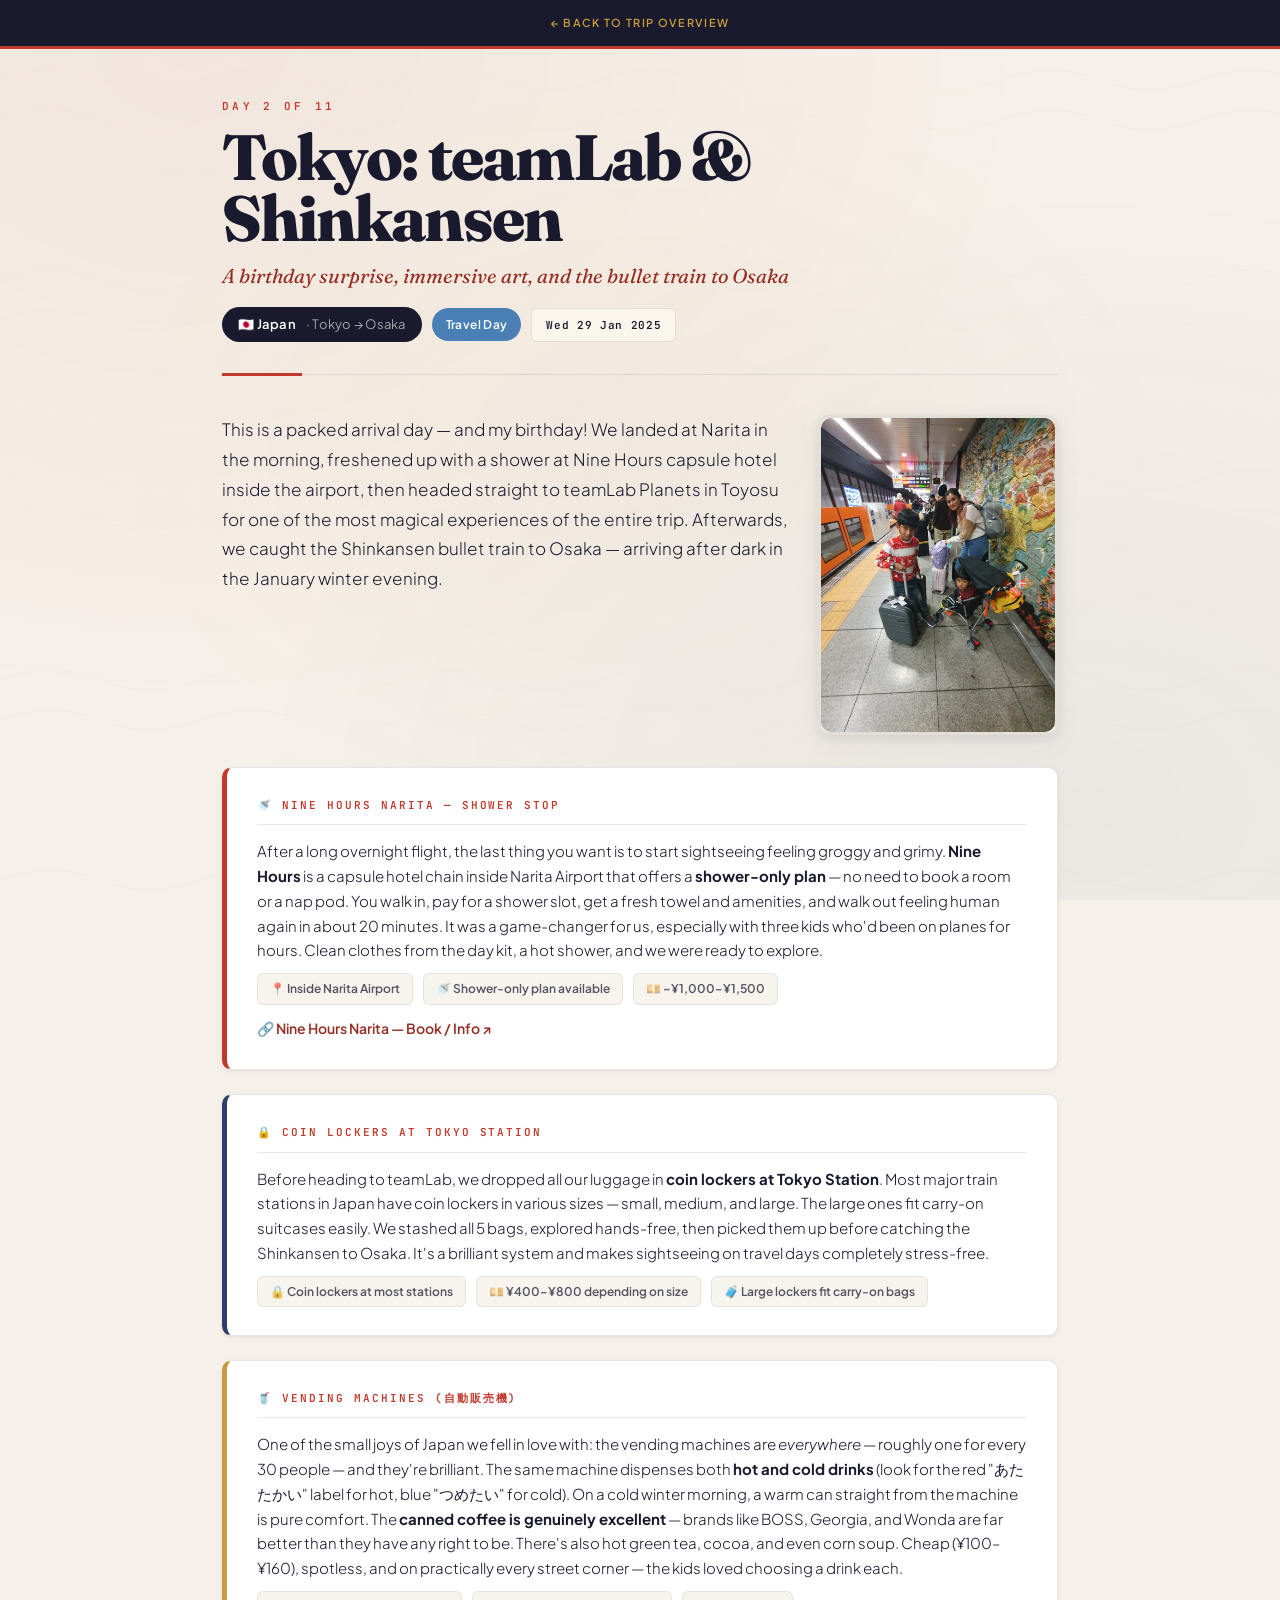
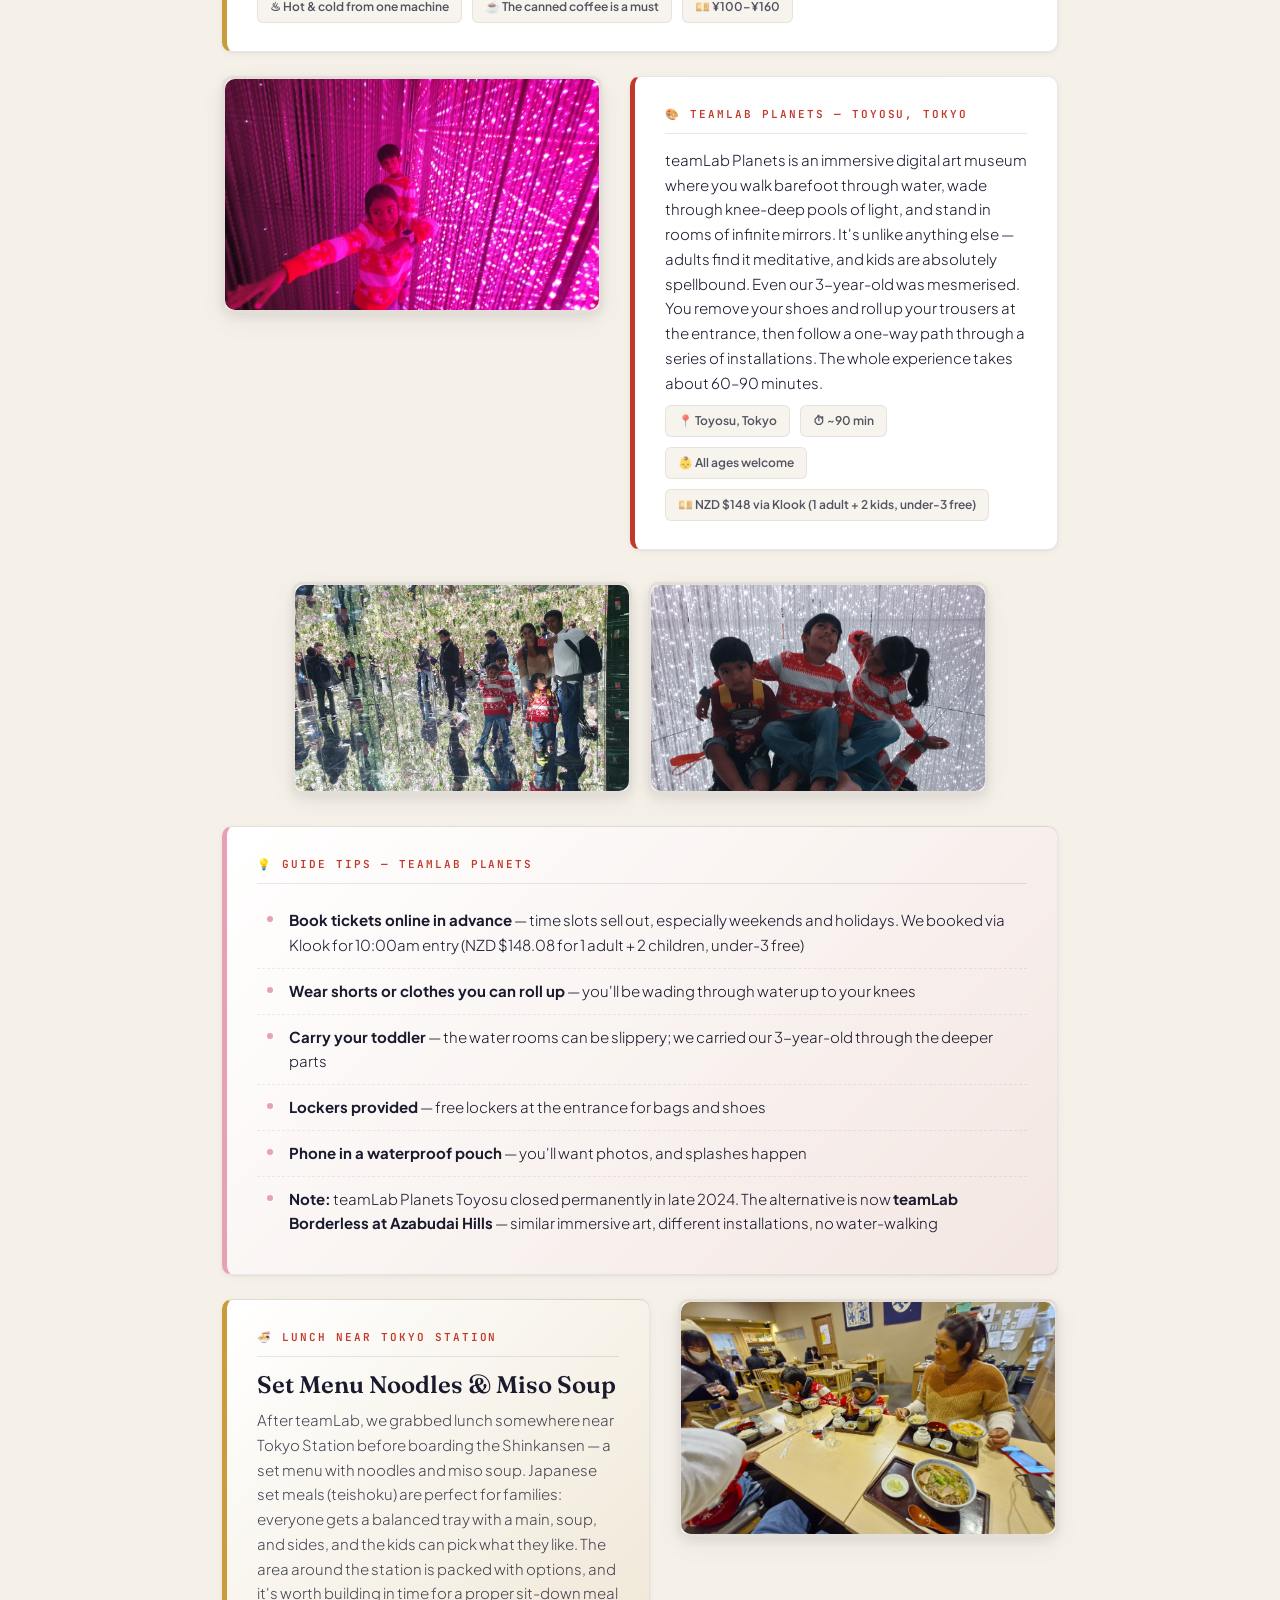
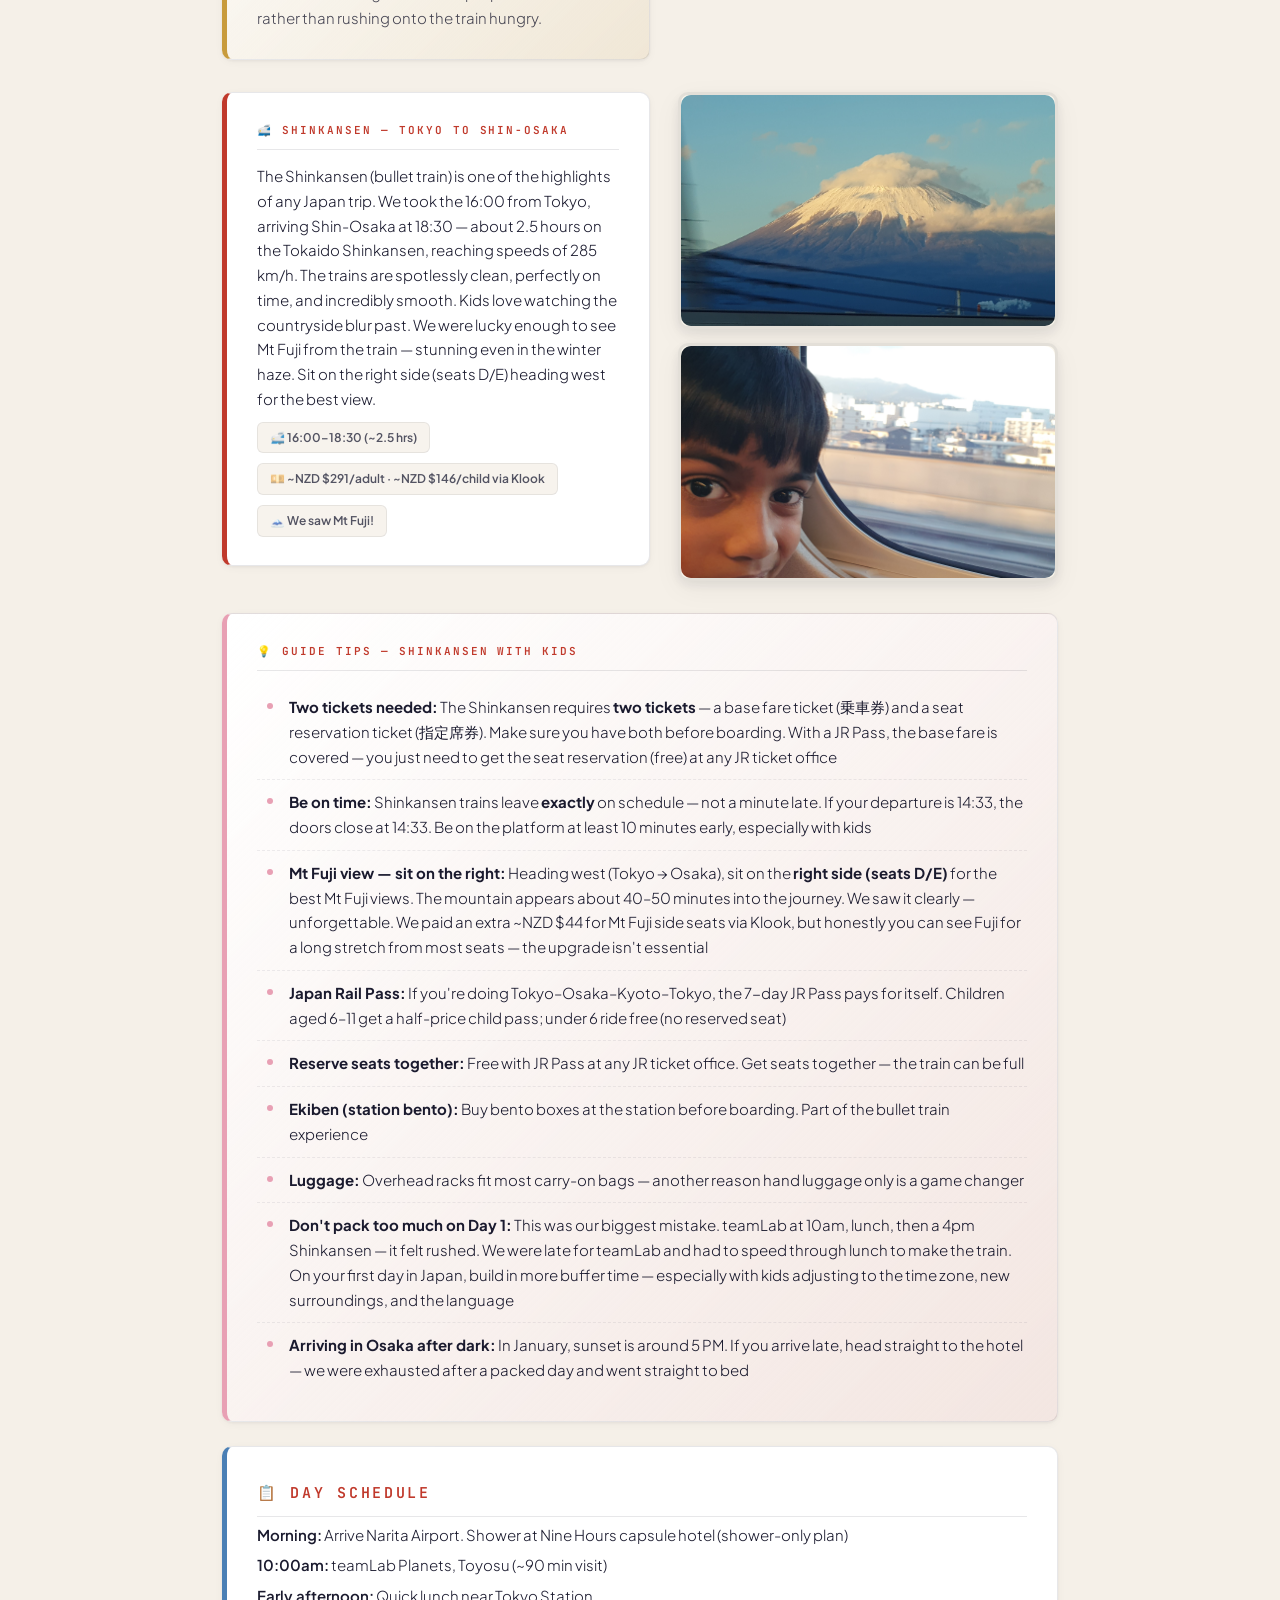
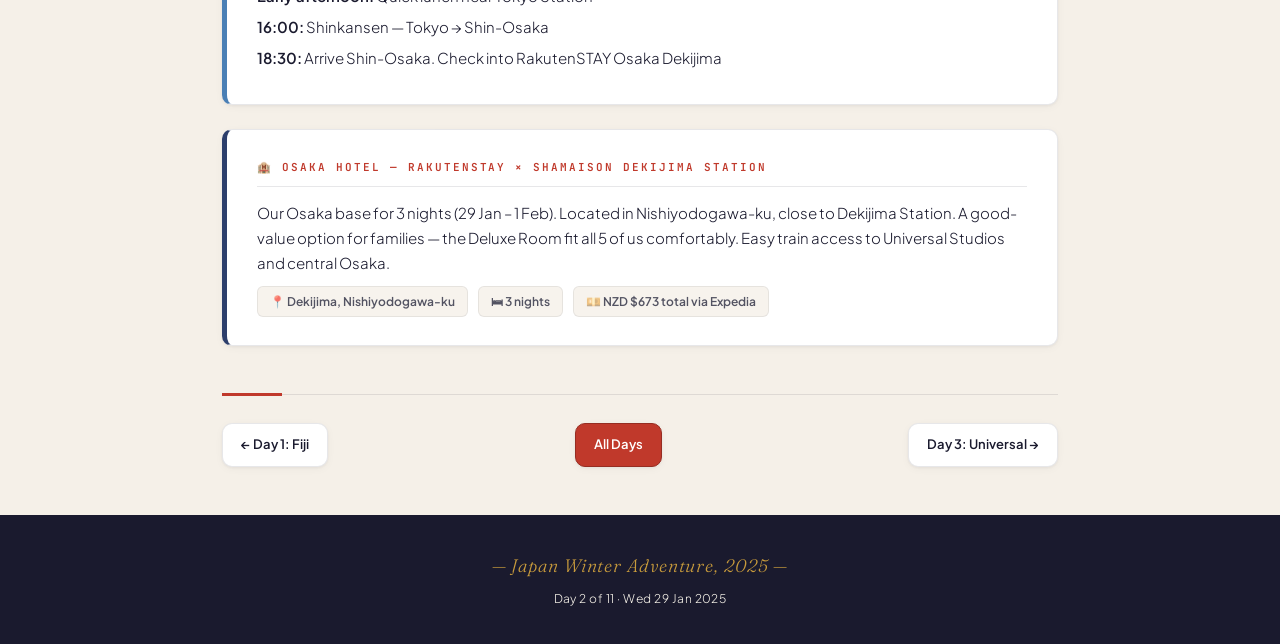
<file: Japan/day_02.html>
<!DOCTYPE html>
<html lang="en">
<head>
<meta charset="UTF-8">
<meta name="viewport" content="width=device-width, initial-scale=1.0">
<title>Day 2: teamLab Planets & Shinkansen — Japan Trip 2025</title>
<link rel="stylesheet" href="styles.css">
<script src="photos.js" defer></script>
</head>
<body>
<div class="topbar"><a href="index.html">← Back to trip overview</a></div>
<div class="container">

  <div class="hero">
    <div class="day-num">Day 2 of 11</div>
    <h1>Tokyo: teamLab &amp; Shinkansen</h1>
    <div class="subtitle">A birthday surprise, immersive art, and the bullet train to Osaka</div>
    <div class="hero-meta">
      <span class="country-chip">🇯🇵 Japan<span class="sub">· Tokyo → Osaka</span></span>
      <span class="city-chip travel">Travel Day</span>
      <span class="date-chip">Wed 29 Jan 2025</span>
    </div>
  </div>

  <!-- Summary + airport arrival photo -->
  <div class="photo-content img-right">
    <div class="content-side">
      <div class="summary" style="margin-bottom: 0;">This is a packed arrival day — and my birthday! We landed at Narita in the morning, freshened up with a shower at Nine Hours capsule hotel inside the airport, then headed straight to teamLab Planets in Toyosu for one of the most magical experiences of the entire trip. Afterwards, we caught the Shinkansen bullet train to Osaka — arriving after dark in the January winter evening.</div>
    </div>
    <div class="photo-side">
      <div class="photo-slot portrait">
        <img src="images/day02-airport-arrival.jpg" alt="day02-airport-arrival.jpg">
      </div>
    </div>
  </div>

  <div class="card highlight-card">
    <div class="card-label">🚿 Nine Hours Narita — Shower Stop</div>
    <div class="ex-note">After a long overnight flight, the last thing you want is to start sightseeing feeling groggy and grimy. <strong>Nine Hours</strong> is a capsule hotel chain inside Narita Airport that offers a <strong>shower-only plan</strong> — no need to book a room or a nap pod. You walk in, pay for a shower slot, get a fresh towel and amenities, and walk out feeling human again in about 20 minutes. It was a game-changer for us, especially with three kids who'd been on planes for hours. Clean clothes from the day kit, a hot shower, and we were ready to explore.</div>
    <div class="ex-meta" style="margin-top: 10px;">
      <span>📍 Inside Narita Airport</span>
      <span>🚿 Shower-only plan available</span>
      <span>💴 ~¥1,000–¥1,500</span>
    </div>
    <div style="margin-top: 10px;"><a href="https://ninehours.co.jp/narita" target="_blank" rel="noopener" style="color: var(--vermillion-deep); font-weight: 600; font-size: 14px; text-decoration: none;">🔗 Nine Hours Narita — Book / Info ↗</a></div>
  </div>

  <div class="card highlight-card" style="border-left-color: var(--indigo);">
    <div class="card-label">🔒 Coin Lockers at Tokyo Station</div>
    <div class="ex-note">Before heading to teamLab, we dropped all our luggage in <strong>coin lockers at Tokyo Station</strong>. Most major train stations in Japan have coin lockers in various sizes — small, medium, and large. The large ones fit carry-on suitcases easily. We stashed all 5 bags, explored hands-free, then picked them up before catching the Shinkansen to Osaka. It's a brilliant system and makes sightseeing on travel days completely stress-free.</div>
    <div class="ex-meta" style="margin-top: 10px;">
      <span>🔒 Coin lockers at most stations</span>
      <span>💴 ¥400–¥800 depending on size</span>
      <span>🧳 Large lockers fit carry-on bags</span>
    </div>
  </div>

  <div class="card highlight-card" style="border-left-color: var(--gold);">
    <div class="card-label">🥤 Vending Machines (自動販売機)</div>
    <div class="ex-note">One of the small joys of Japan we fell in love with: the vending machines are <em>everywhere</em> — roughly one for every 30 people — and they're brilliant. The same machine dispenses both <strong>hot and cold drinks</strong> (look for the red "あたたかい" label for hot, blue "つめたい" for cold). On a cold winter morning, a warm can straight from the machine is pure comfort. The <strong>canned coffee is genuinely excellent</strong> — brands like BOSS, Georgia, and Wonda are far better than they have any right to be. There's also hot green tea, cocoa, and even corn soup. Cheap (¥100–¥160), spotless, and on practically every street corner — the kids loved choosing a drink each.</div>
    <div class="ex-meta" style="margin-top: 10px;">
      <span>♨ Hot &amp; cold from one machine</span>
      <span>☕ The canned coffee is a must</span>
      <span>💴 ¥100–¥160</span>
    </div>
  </div>

  <!-- teamLab card + photos -->
  <div class="photo-content img-left">
    <div class="photo-side">
      <div class="photo-slot landscape">
        <img src="images/day02-teamlab-family.jpg" alt="day02-teamlab-family.jpg">
      </div>
    </div>
    <div class="content-side">
      <div class="card highlight-card" style="margin-bottom: 0;">
        <div class="card-label">🎨 teamLab Planets — Toyosu, Tokyo</div>
        <div class="ex-note">teamLab Planets is an immersive digital art museum where you walk barefoot through water, wade through knee-deep pools of light, and stand in rooms of infinite mirrors. It's unlike anything else — adults find it meditative, and kids are absolutely spellbound. Even our 3-year-old was mesmerised. You remove your shoes and roll up your trousers at the entrance, then follow a one-way path through a series of installations. The whole experience takes about 60–90 minutes.</div>
        <div class="ex-meta" style="margin-top: 10px;">
          <span>📍 Toyosu, Tokyo</span>
          <span>⏱ ~90 min</span>
          <span>👶 All ages welcome</span>
          <span>💴 NZD $148 via Klook (1 adult + 2 kids, under-3 free)</span>
        </div>
      </div>
    </div>
  </div>

  <div class="photo-grid">
    <div class="photo-slot landscape">
      <img src="images/day02-teamlab-mirrors.jpg" alt="day02-teamlab-mirrors.jpg">
    </div>
    <div class="photo-slot landscape">
      <img src="images/day02-teamlab-lights.jpg" alt="day02-teamlab-lights.jpg">
    </div>
  </div>

  <div class="card list-card tip-card">
    <div class="card-label">💡 Guide Tips — teamLab Planets</div>
    <ul>
      <li><strong>Book tickets online in advance</strong> — time slots sell out, especially weekends and holidays. We booked via Klook for 10:00am entry (NZD $148.08 for 1 adult + 2 children, under-3 free)</li>
      <li><strong>Wear shorts or clothes you can roll up</strong> — you'll be wading through water up to your knees</li>
      <li><strong>Carry your toddler</strong> — the water rooms can be slippery; we carried our 3-year-old through the deeper parts</li>
      <li><strong>Lockers provided</strong> — free lockers at the entrance for bags and shoes</li>
      <li><strong>Phone in a waterproof pouch</strong> — you'll want photos, and splashes happen</li>
      <li><strong>Note:</strong> teamLab Planets Toyosu closed permanently in late 2024. The alternative is now <strong>teamLab Borderless at Azabudai Hills</strong> — similar immersive art, different installations, no water-walking</li>
    </ul>
  </div>

  <!-- Lunch before Shinkansen -->
  <div class="photo-content img-right">
    <div class="content-side">
      <div class="card food-card" style="margin-bottom: 0;">
        <div class="card-label">🍜 Lunch near Tokyo Station</div>
        <div class="food-name">Set Menu Noodles &amp; Miso Soup</div>
        <div class="food-note">After teamLab, we grabbed lunch somewhere near Tokyo Station before boarding the Shinkansen — a set menu with noodles and miso soup. Japanese set meals (teishoku) are perfect for families: everyone gets a balanced tray with a main, soup, and sides, and the kids can pick what they like. The area around the station is packed with options, and it's worth building in time for a proper sit-down meal rather than rushing onto the train hungry.</div>
      </div>
    </div>
    <div class="photo-side">
      <div class="photo-slot landscape">
        <img src="images/day02-lunch-noodles.jpg" alt="day02-lunch-noodles.jpg">
      </div>
    </div>
  </div>

  <!-- Shinkansen card + photos -->
  <div class="photo-content img-right">
    <div class="content-side">
      <div class="card highlight-card" style="margin-bottom: 0;">
        <div class="card-label">🚅 Shinkansen — Tokyo to Shin-Osaka</div>
        <div class="ex-note">The Shinkansen (bullet train) is one of the highlights of any Japan trip. We took the 16:00 from Tokyo, arriving Shin-Osaka at 18:30 — about 2.5 hours on the Tokaido Shinkansen, reaching speeds of 285 km/h. The trains are spotlessly clean, perfectly on time, and incredibly smooth. Kids love watching the countryside blur past. We were lucky enough to see Mt Fuji from the train — stunning even in the winter haze. Sit on the right side (seats D/E) heading west for the best view.</div>
        <div class="ex-meta" style="margin-top: 10px;">
          <span>🚅 16:00–18:30 (~2.5 hrs)</span>
          <span>💴 ~NZD $291/adult · ~NZD $146/child via Klook</span>
          <span>🗻 We saw Mt Fuji!</span>
        </div>
      </div>
    </div>
    <div class="photo-side">
      <div class="photo-slot landscape">
        <img src="images/day02-mt-fuji.jpg" alt="day02-mt-fuji.jpg">
      </div>
      <div class="photo-slot landscape">
        <img src="images/day02-shinkansen-ride.jpg" alt="day02-shinkansen-ride.jpg">
      </div>
    </div>
  </div>

  <div class="card list-card tip-card">
    <div class="card-label">💡 Guide Tips — Shinkansen with Kids</div>
    <ul>
      <li><strong>Two tickets needed:</strong> The Shinkansen requires <strong>two tickets</strong> — a base fare ticket (乗車券) and a seat reservation ticket (指定席券). Make sure you have both before boarding. With a JR Pass, the base fare is covered — you just need to get the seat reservation (free) at any JR ticket office</li>
      <li><strong>Be on time:</strong> Shinkansen trains leave <strong>exactly</strong> on schedule — not a minute late. If your departure is 14:33, the doors close at 14:33. Be on the platform at least 10 minutes early, especially with kids</li>
      <li><strong>Mt Fuji view — sit on the right:</strong> Heading west (Tokyo → Osaka), sit on the <strong>right side (seats D/E)</strong> for the best Mt Fuji views. The mountain appears about 40–50 minutes into the journey. We saw it clearly — unforgettable. We paid an extra ~NZD $44 for Mt Fuji side seats via Klook, but honestly you can see Fuji for a long stretch from most seats — the upgrade isn't essential</li>
      <li><strong>Japan Rail Pass:</strong> If you're doing Tokyo–Osaka–Kyoto–Tokyo, the 7-day JR Pass pays for itself. Children aged 6–11 get a half-price child pass; under 6 ride free (no reserved seat)</li>
      <li><strong>Reserve seats together:</strong> Free with JR Pass at any JR ticket office. Get seats together — the train can be full</li>
      <li><strong>Ekiben (station bento):</strong> Buy bento boxes at the station before boarding. Part of the bullet train experience</li>
      <li><strong>Luggage:</strong> Overhead racks fit most carry-on bags — another reason hand luggage only is a game changer</li>
      <li><strong>Don't pack too much on Day 1:</strong> This was our biggest mistake. teamLab at 10am, lunch, then a 4pm Shinkansen — it felt rushed. We were late for teamLab and had to speed through lunch to make the train. On your first day in Japan, build in more buffer time — especially with kids adjusting to the time zone, new surroundings, and the language</li>
      <li><strong>Arriving in Osaka after dark:</strong> In January, sunset is around 5 PM. If you arrive late, head straight to the hotel — we were exhausted after a packed day and went straight to bed</li>
    </ul>
  </div>

  <div class="card travel-card">
    <div class="card-label">📋 Day Schedule</div>
    <div><strong>Morning:</strong> Arrive Narita Airport. Shower at Nine Hours capsule hotel (shower-only plan)</div>
    <div><strong>10:00am:</strong> teamLab Planets, Toyosu (~90 min visit)</div>
    <div><strong>Early afternoon:</strong> Quick lunch near Tokyo Station</div>
    <div><strong>16:00:</strong> Shinkansen — Tokyo → Shin-Osaka</div>
    <div><strong>18:30:</strong> Arrive Shin-Osaka. Check into RakutenSTAY Osaka Dekijima</div>
  </div>

  <div class="card highlight-card" style="border-left-color: var(--indigo);">
    <div class="card-label">🏨 Osaka Hotel — RakutenSTAY × Shamaison Dekijima Station</div>
    <div class="ex-note">Our Osaka base for 3 nights (29 Jan – 1 Feb). Located in Nishiyodogawa-ku, close to Dekijima Station. A good-value option for families — the Deluxe Room fit all 5 of us comfortably. Easy train access to Universal Studios and central Osaka.</div>
    <div class="ex-meta" style="margin-top: 10px;">
      <span>📍 Dekijima, Nishiyodogawa-ku</span>
      <span>🛏 3 nights</span>
      <span>💴 NZD $673 total via Expedia</span>
    </div>
  </div>

  <div class="nav-row">
    <a href="day_01.html" class="nav-link">← Day 1: Fiji</a>
    <a href="index.html" class="nav-link nav-home">All Days</a>
    <a href="day_03.html" class="nav-link">Day 3: Universal →</a>
  </div>
</div>
<footer>
  <div class="mark">— Japan Winter Adventure, 2025 —</div>
  <div>Day 2 of 11 · Wed 29 Jan 2025</div>
</footer>
</body>
</html>
</file>
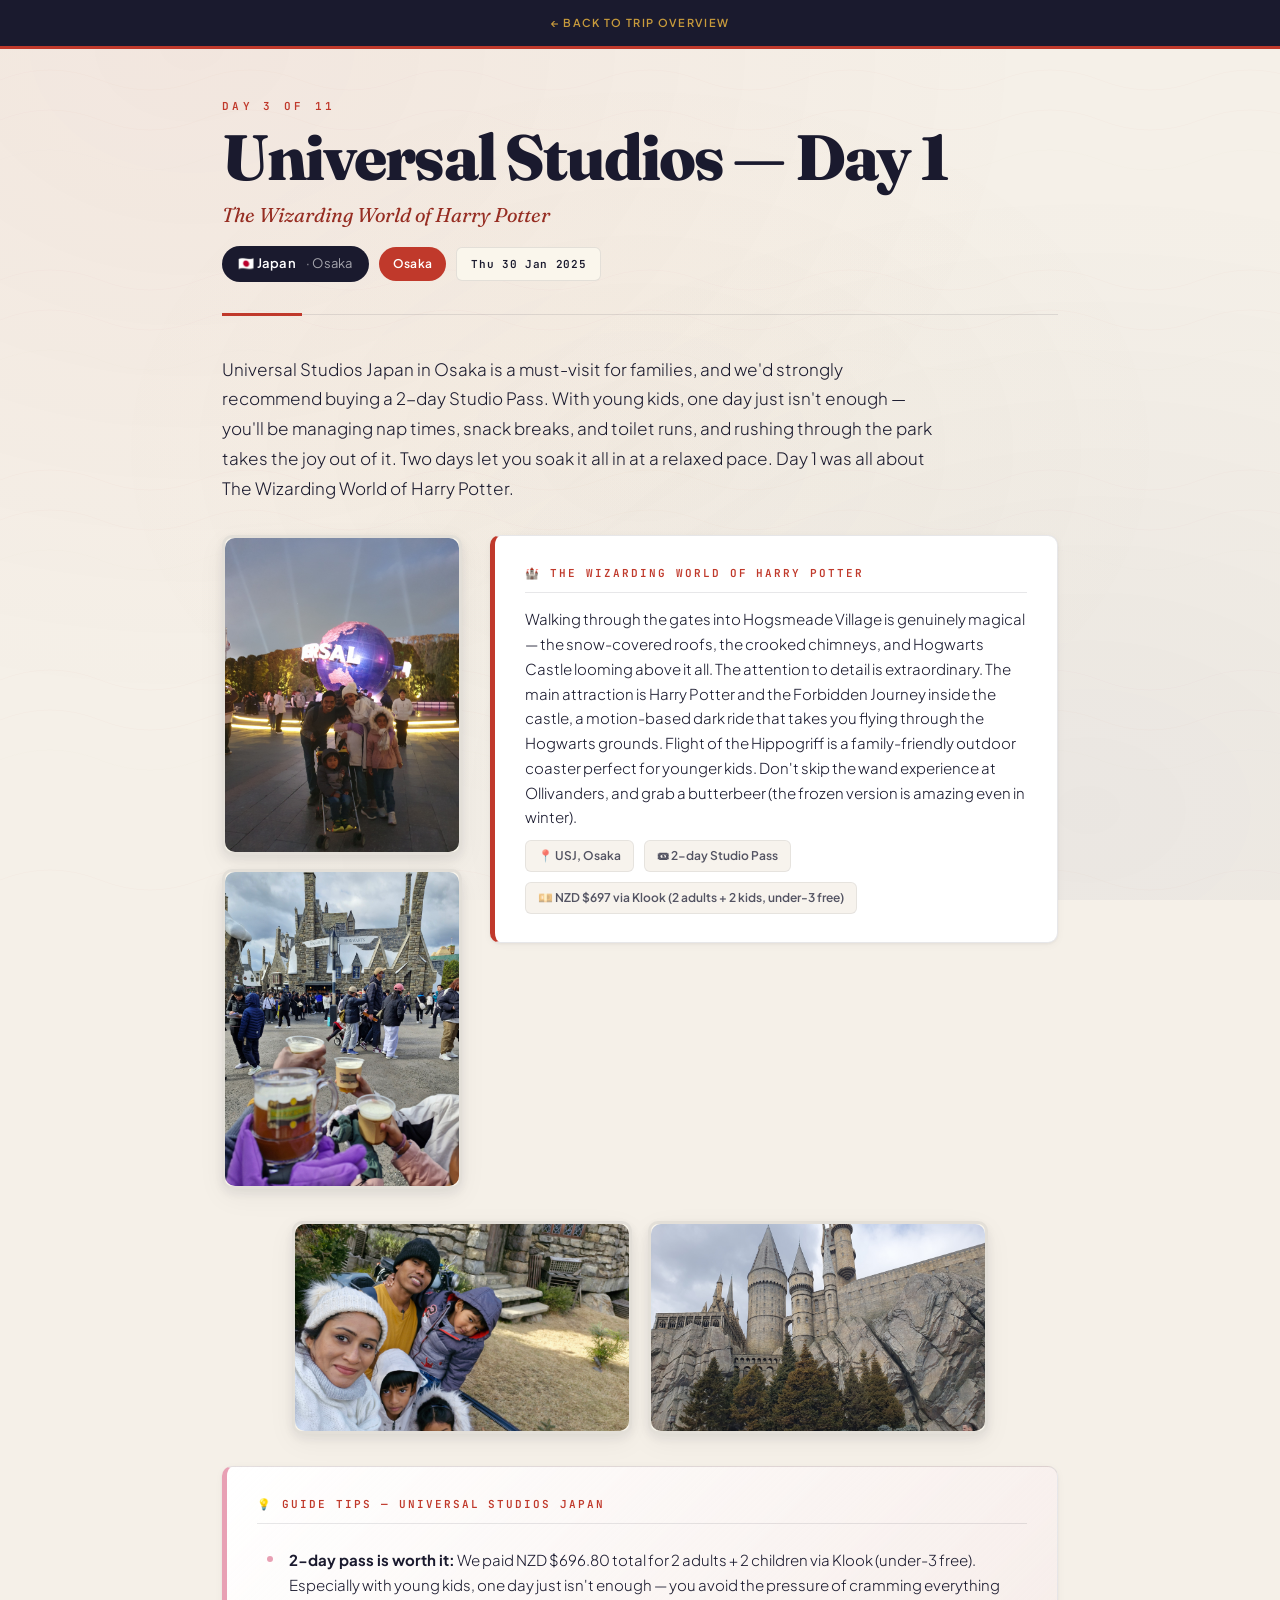
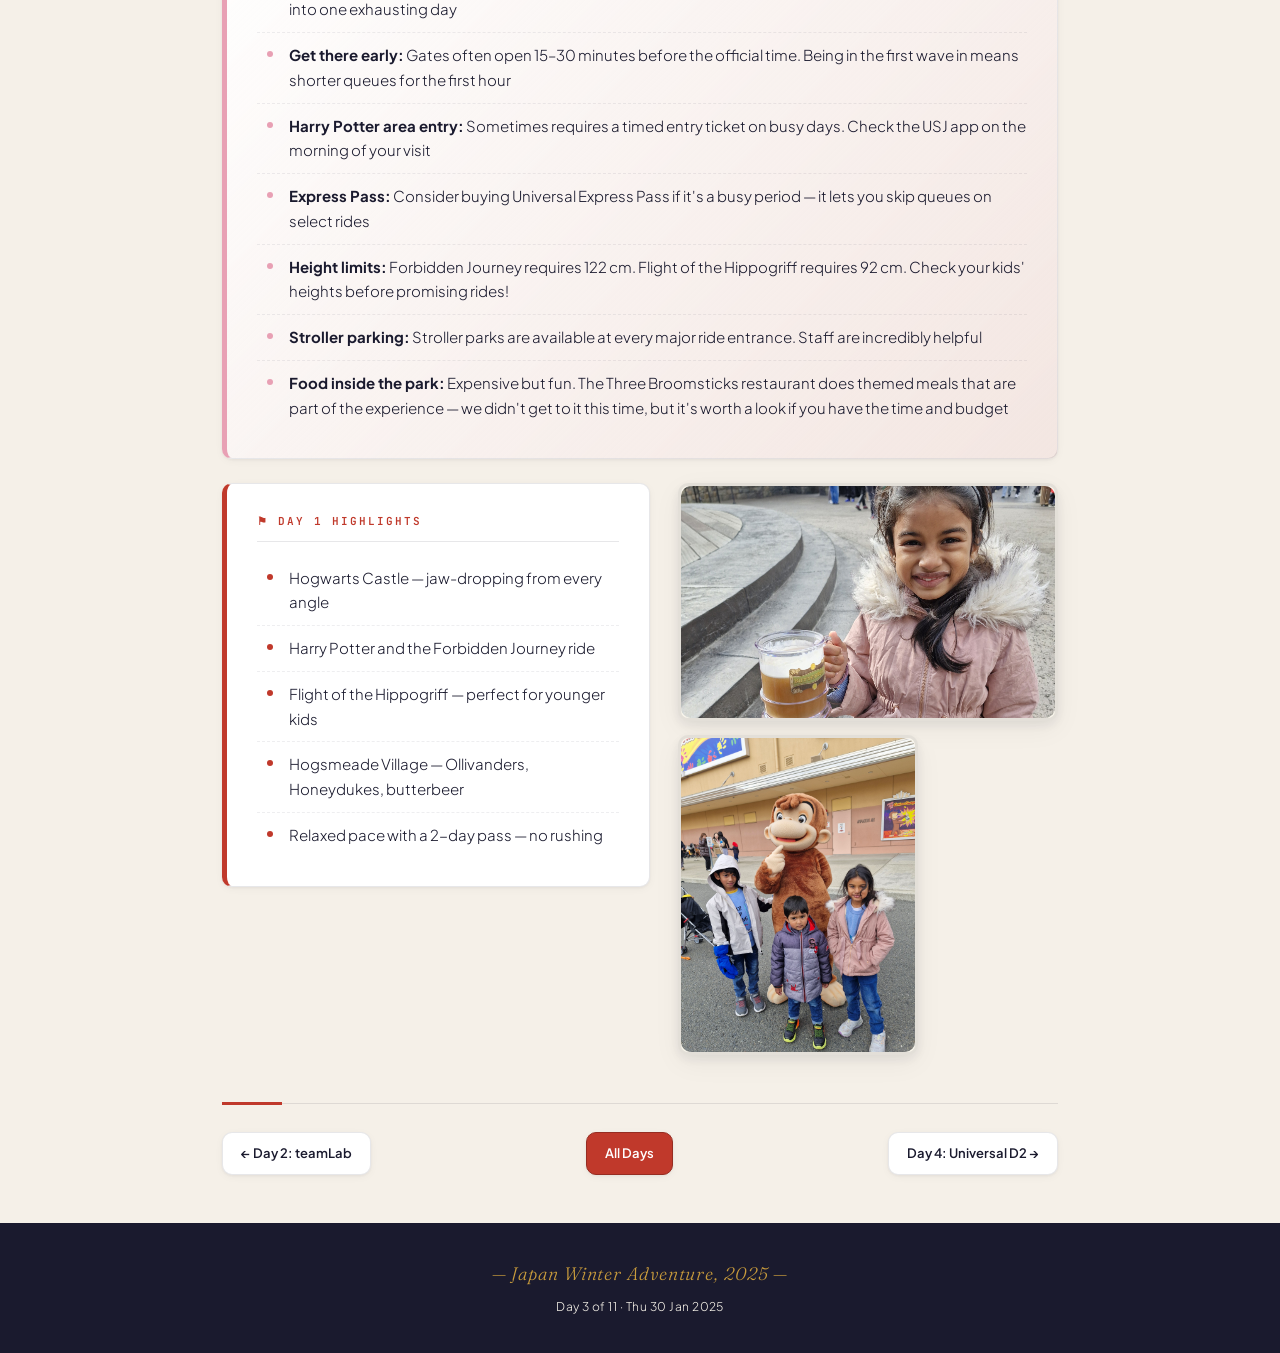
<file: Japan/day_03.html>
<!DOCTYPE html>
<html lang="en">
<head>
<meta charset="UTF-8">
<meta name="viewport" content="width=device-width, initial-scale=1.0">
<title>Day 3: Universal Studios Day 1 — Japan Trip 2025</title>
<link rel="stylesheet" href="styles.css">
<script src="photos.js" defer></script>
</head>
<body>
<div class="topbar"><a href="index.html">← Back to trip overview</a></div>
<div class="container">

  <div class="hero">
    <div class="day-num">Day 3 of 11</div>
    <h1>Universal Studios — Day 1</h1>
    <div class="subtitle">The Wizarding World of Harry Potter</div>
    <div class="hero-meta">
      <span class="country-chip">🇯🇵 Japan<span class="sub">· Osaka</span></span>
      <span class="city-chip">Osaka</span>
      <span class="date-chip">Thu 30 Jan 2025</span>
    </div>
  </div>

  <div class="summary">Universal Studios Japan in Osaka is a must-visit for families, and we'd strongly recommend buying a 2-day Studio Pass. With young kids, one day just isn't enough — you'll be managing nap times, snack breaks, and toilet runs, and rushing through the park takes the joy out of it. Two days let you soak it all in at a relaxed pace. Day 1 was all about The Wizarding World of Harry Potter.</div>

  <!-- HP card + entrance/castle photos -->
  <div class="photo-content img-left">
    <div class="photo-side">
      <div class="photo-slot portrait">
        <img src="images/day03-universal-entrance.jpg" alt="day03-universal-entrance.jpg">
      </div>
      <div class="photo-slot portrait">
        <img src="images/day03-hogwarts-castle.jpg" alt="day03-hogwarts-castle.jpg">
      </div>
    </div>
    <div class="content-side">
      <div class="card highlight-card" style="margin-bottom: 0;">
        <div class="card-label">🏰 The Wizarding World of Harry Potter</div>
        <div class="ex-note">Walking through the gates into Hogsmeade Village is genuinely magical — the snow-covered roofs, the crooked chimneys, and Hogwarts Castle looming above it all. The attention to detail is extraordinary. The main attraction is Harry Potter and the Forbidden Journey inside the castle, a motion-based dark ride that takes you flying through the Hogwarts grounds. Flight of the Hippogriff is a family-friendly outdoor coaster perfect for younger kids. Don't skip the wand experience at Ollivanders, and grab a butterbeer (the frozen version is amazing even in winter).</div>
        <div class="ex-meta" style="margin-top: 10px;">
          <span>📍 USJ, Osaka</span>
          <span>🎟 2-day Studio Pass</span>
          <span>💴 NZD $697 via Klook (2 adults + 2 kids, under-3 free)</span>
        </div>
      </div>
    </div>
  </div>

  <div class="photo-grid">
    <div class="photo-slot landscape">
      <img src="images/day03-hogsmeade-village.jpg" alt="day03-hogsmeade-village.jpg">
    </div>
    <div class="photo-slot landscape">
      <img src="images/day03-hp-ride.jpg" alt="day03-hp-ride.jpg">
    </div>
  </div>

  <div class="card list-card tip-card">
    <div class="card-label">💡 Guide Tips — Universal Studios Japan</div>
    <ul>
      <li><strong>2-day pass is worth it:</strong> We paid NZD $696.80 total for 2 adults + 2 children via Klook (under-3 free). Especially with young kids, one day just isn't enough — you avoid the pressure of cramming everything into one exhausting day</li>
      <li><strong>Get there early:</strong> Gates often open 15–30 minutes before the official time. Being in the first wave in means shorter queues for the first hour</li>
      <li><strong>Harry Potter area entry:</strong> Sometimes requires a timed entry ticket on busy days. Check the USJ app on the morning of your visit</li>
      <li><strong>Express Pass:</strong> Consider buying Universal Express Pass if it's a busy period — it lets you skip queues on select rides</li>
      <li><strong>Height limits:</strong> Forbidden Journey requires 122 cm. Flight of the Hippogriff requires 92 cm. Check your kids' heights before promising rides!</li>
      <li><strong>Stroller parking:</strong> Stroller parks are available at every major ride entrance. Staff are incredibly helpful</li>
      <li><strong>Food inside the park:</strong> Expensive but fun. The Three Broomsticks restaurant does themed meals that are part of the experience — we didn't get to it this time, but it's worth a look if you have the time and budget</li>
    </ul>
  </div>

  <!-- Highlights + butterbeer/family photos -->
  <div class="photo-content img-right">
    <div class="content-side">
      <div class="card list-card highlight-card" style="margin-bottom: 0;">
        <div class="card-label">⚑ Day 1 Highlights</div>
        <ul>
          <li>Hogwarts Castle — jaw-dropping from every angle</li>
          <li>Harry Potter and the Forbidden Journey ride</li>
          <li>Flight of the Hippogriff — perfect for younger kids</li>
          <li>Hogsmeade Village — Ollivanders, Honeydukes, butterbeer</li>
          <li>Relaxed pace with a 2-day pass — no rushing</li>
        </ul>
      </div>
    </div>
    <div class="photo-side">
      <div class="photo-slot landscape">
        <img src="images/day03-butterbeer.jpg" alt="day03-butterbeer.jpg">
      </div>
      <div class="photo-slot portrait">
        <img src="images/day03-universal-family.jpg" alt="day03-universal-family.jpg">
      </div>
    </div>
  </div>

  <div class="nav-row">
    <a href="day_02.html" class="nav-link">← Day 2: teamLab</a>
    <a href="index.html" class="nav-link nav-home">All Days</a>
    <a href="day_04.html" class="nav-link">Day 4: Universal D2 →</a>
  </div>
</div>
<footer>
  <div class="mark">— Japan Winter Adventure, 2025 —</div>
  <div>Day 3 of 11 · Thu 30 Jan 2025</div>
</footer>
</body>
</html>
</file>
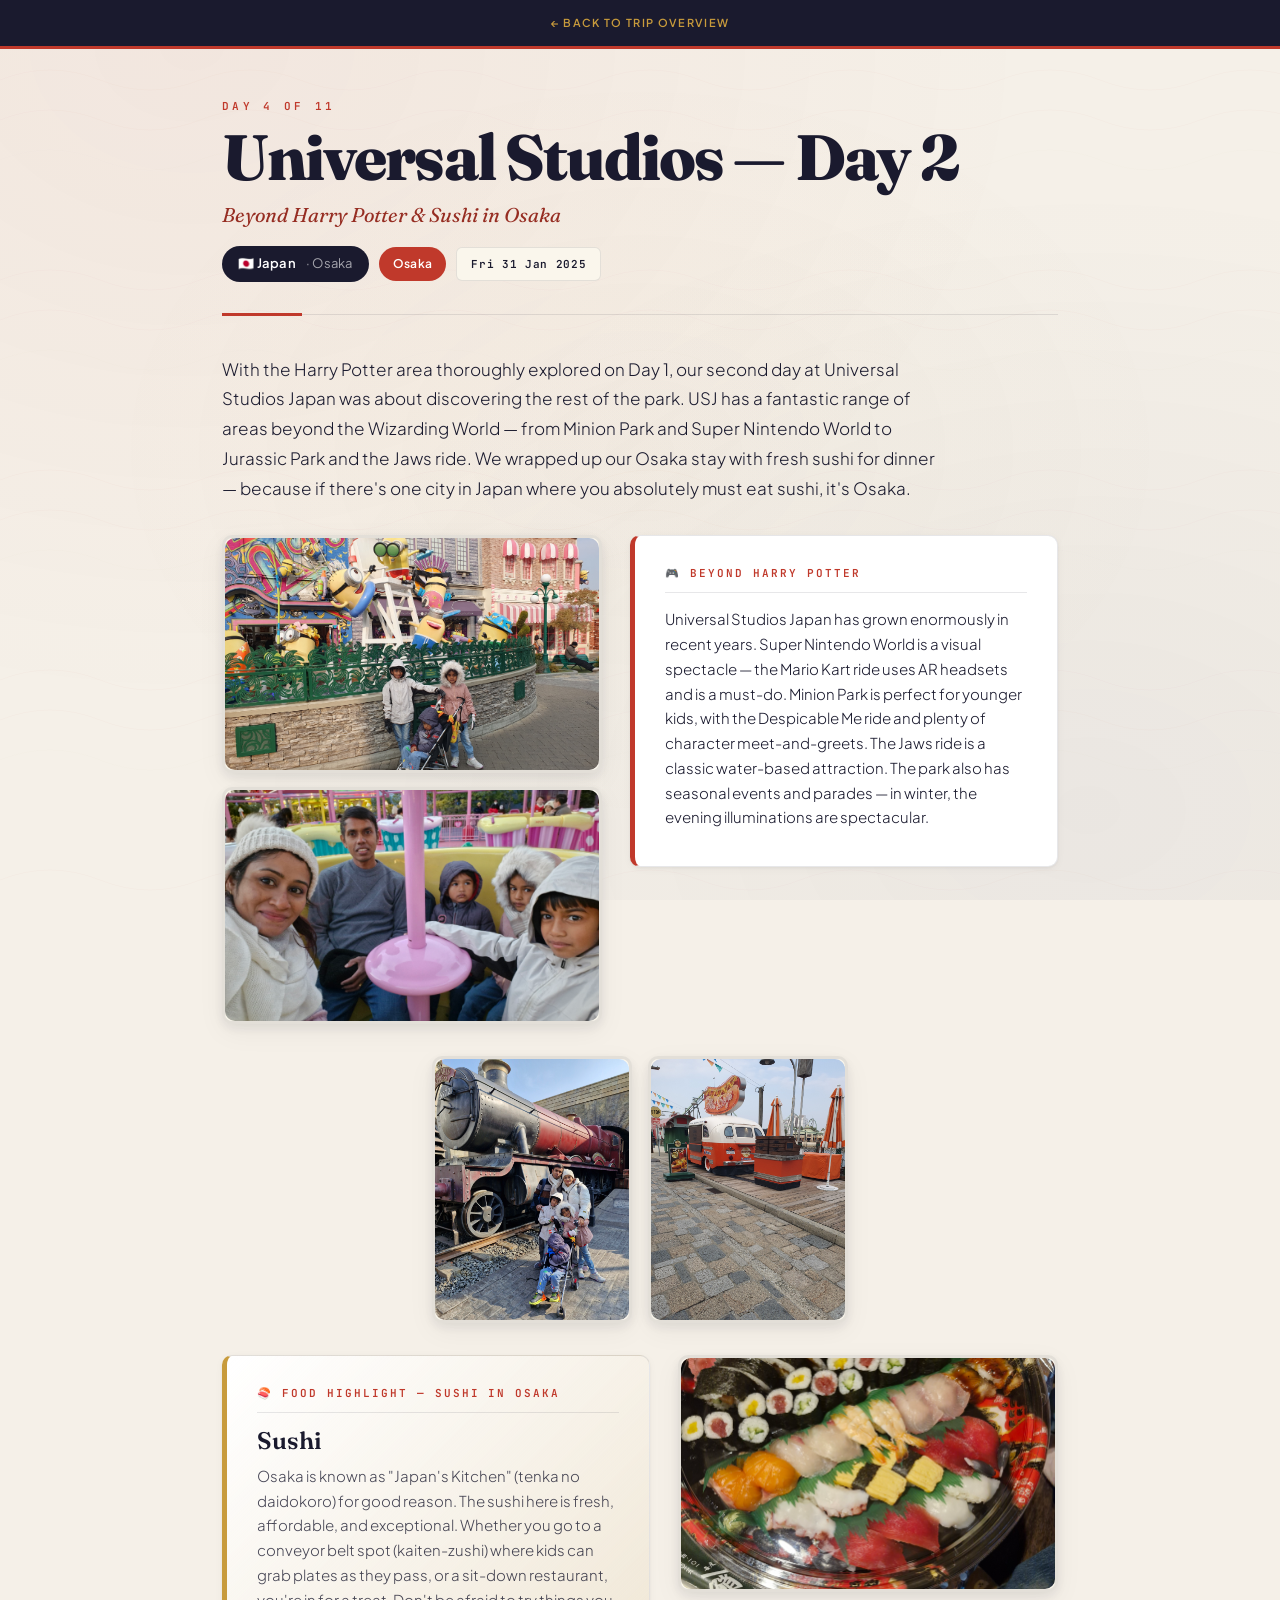
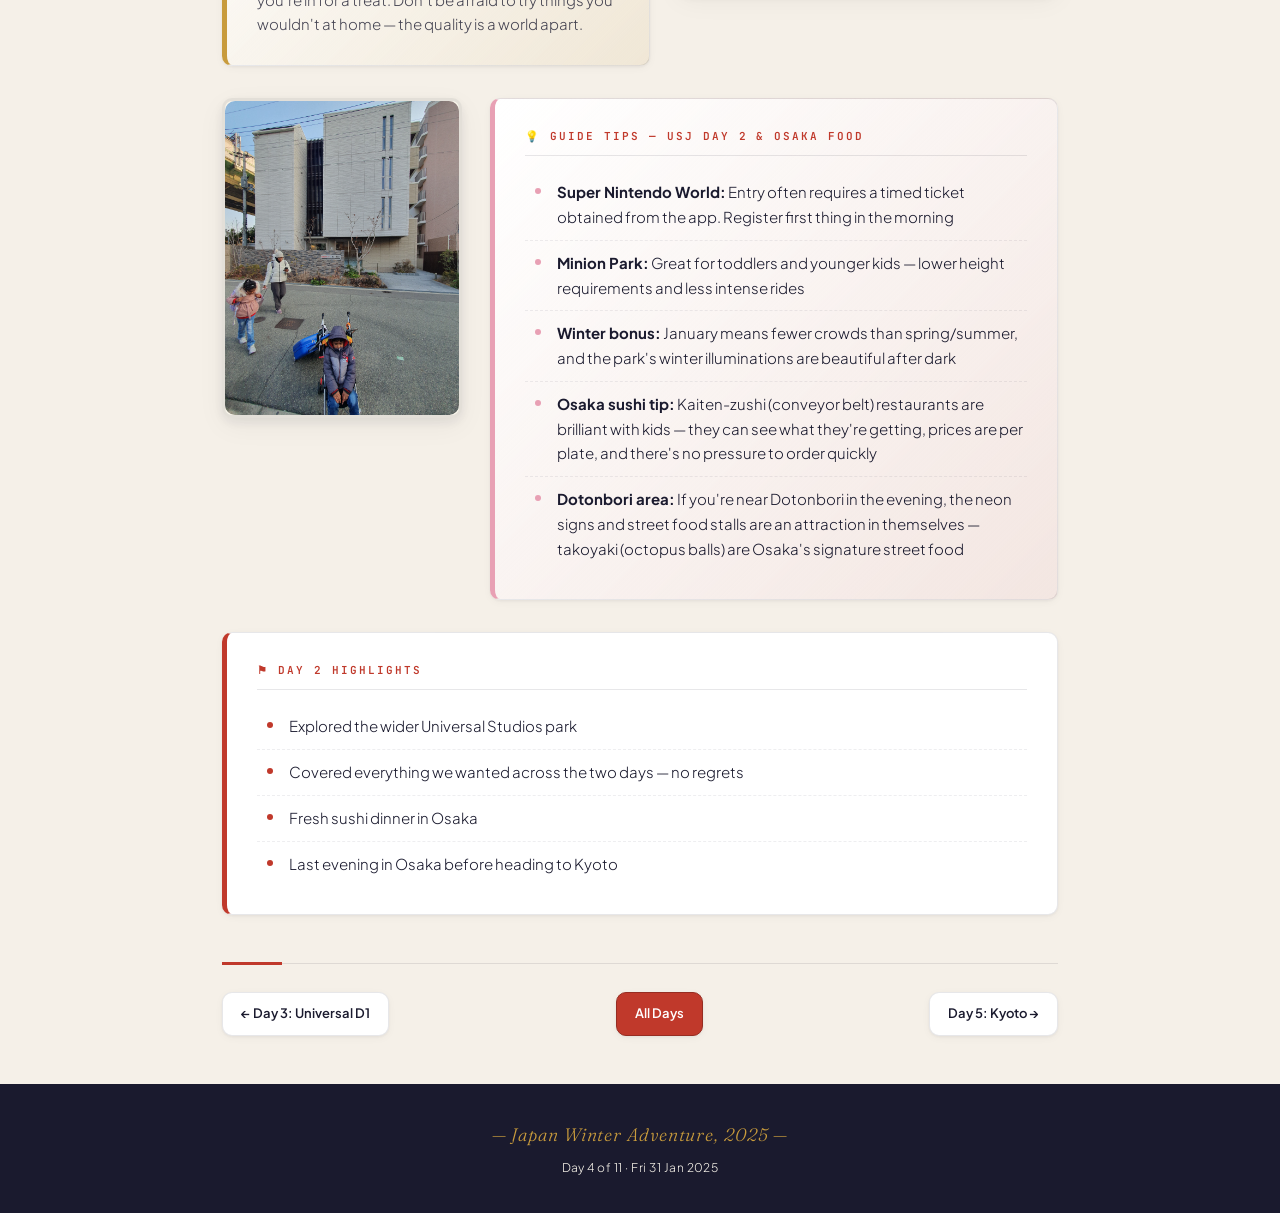
<file: Japan/day_04.html>
<!DOCTYPE html>
<html lang="en">
<head>
<meta charset="UTF-8">
<meta name="viewport" content="width=device-width, initial-scale=1.0">
<title>Day 4: Universal Studios Day 2 — Japan Trip 2025</title>
<link rel="stylesheet" href="styles.css">
<script src="photos.js" defer></script>
</head>
<body>
<div class="topbar"><a href="index.html">← Back to trip overview</a></div>
<div class="container">

  <div class="hero">
    <div class="day-num">Day 4 of 11</div>
    <h1>Universal Studios — Day 2</h1>
    <div class="subtitle">Beyond Harry Potter &amp; Sushi in Osaka</div>
    <div class="hero-meta">
      <span class="country-chip">🇯🇵 Japan<span class="sub">· Osaka</span></span>
      <span class="city-chip">Osaka</span>
      <span class="date-chip">Fri 31 Jan 2025</span>
    </div>
  </div>

  <div class="summary">With the Harry Potter area thoroughly explored on Day 1, our second day at Universal Studios Japan was about discovering the rest of the park. USJ has a fantastic range of areas beyond the Wizarding World — from Minion Park and Super Nintendo World to Jurassic Park and the Jaws ride. We wrapped up our Osaka stay with fresh sushi for dinner — because if there's one city in Japan where you absolutely must eat sushi, it's Osaka.</div>

  <!-- Beyond HP card + park/rides photos -->
  <div class="photo-content img-left">
    <div class="photo-side">
      <div class="photo-slot landscape">
        <img src="images/day04-universal-park.jpg" alt="day04-universal-park.jpg">
      </div>
      <div class="photo-slot landscape">
        <img src="images/day04-universal-rides.jpg" alt="day04-universal-rides.jpg">
      </div>
    </div>
    <div class="content-side">
      <div class="card highlight-card" style="margin-bottom: 0;">
        <div class="card-label">🎮 Beyond Harry Potter</div>
        <div class="ex-note">Universal Studios Japan has grown enormously in recent years. Super Nintendo World is a visual spectacle — the Mario Kart ride uses AR headsets and is a must-do. Minion Park is perfect for younger kids, with the Despicable Me ride and plenty of character meet-and-greets. The Jaws ride is a classic water-based attraction. The park also has seasonal events and parades — in winter, the evening illuminations are spectacular.</div>
      </div>
    </div>
  </div>

  <div class="photo-grid">
    <div class="photo-slot portrait">
      <img src="images/day04-universal-kids.jpg" alt="day04-universal-kids.jpg">
    </div>
    <div class="photo-slot portrait">
      <img src="images/day04-universal-evening.jpg" alt="day04-universal-evening.jpg">
    </div>
  </div>

  <!-- Sushi card + sushi photo -->
  <div class="photo-content img-right">
    <div class="content-side">
      <div class="card food-card" style="margin-bottom: 0;">
        <div class="card-label">🍣 Food Highlight — Sushi in Osaka</div>
        <div class="food-name">Sushi</div>
        <div class="food-note">Osaka is known as "Japan's Kitchen" (tenka no daidokoro) for good reason. The sushi here is fresh, affordable, and exceptional. Whether you go to a conveyor belt spot (kaiten-zushi) where kids can grab plates as they pass, or a sit-down restaurant, you're in for a treat. Don't be afraid to try things you wouldn't at home — the quality is a world apart.</div>
      </div>
    </div>
    <div class="photo-side">
      <div class="photo-slot landscape">
        <img src="images/day04-sushi-osaka.jpg" alt="day04-sushi-osaka.jpg">
      </div>
    </div>
  </div>

  <!-- Tips + Osaka street photo -->
  <div class="photo-content img-left">
    <div class="photo-side">
      <div class="photo-slot portrait">
        <img src="images/day04-osaka-street.jpg" alt="day04-osaka-street.jpg">
      </div>
    </div>
    <div class="content-side">
      <div class="card list-card tip-card" style="margin-bottom: 0;">
        <div class="card-label">💡 Guide Tips — USJ Day 2 &amp; Osaka Food</div>
        <ul>
          <li><strong>Super Nintendo World:</strong> Entry often requires a timed ticket obtained from the app. Register first thing in the morning</li>
          <li><strong>Minion Park:</strong> Great for toddlers and younger kids — lower height requirements and less intense rides</li>
          <li><strong>Winter bonus:</strong> January means fewer crowds than spring/summer, and the park's winter illuminations are beautiful after dark</li>
          <li><strong>Osaka sushi tip:</strong> Kaiten-zushi (conveyor belt) restaurants are brilliant with kids — they can see what they're getting, prices are per plate, and there's no pressure to order quickly</li>
          <li><strong>Dotonbori area:</strong> If you're near Dotonbori in the evening, the neon signs and street food stalls are an attraction in themselves — takoyaki (octopus balls) are Osaka's signature street food</li>
        </ul>
      </div>
    </div>
  </div>

  <div class="card list-card highlight-card">
    <div class="card-label">⚑ Day 2 Highlights</div>
    <ul>
      <li>Explored the wider Universal Studios park</li>
      <li>Covered everything we wanted across the two days — no regrets</li>
      <li>Fresh sushi dinner in Osaka</li>
      <li>Last evening in Osaka before heading to Kyoto</li>
    </ul>
  </div>

  <div class="nav-row">
    <a href="day_03.html" class="nav-link">← Day 3: Universal D1</a>
    <a href="index.html" class="nav-link nav-home">All Days</a>
    <a href="day_05.html" class="nav-link">Day 5: Kyoto →</a>
  </div>
</div>
<footer>
  <div class="mark">— Japan Winter Adventure, 2025 —</div>
  <div>Day 4 of 11 · Fri 31 Jan 2025</div>
</footer>
</body>
</html>
</file>
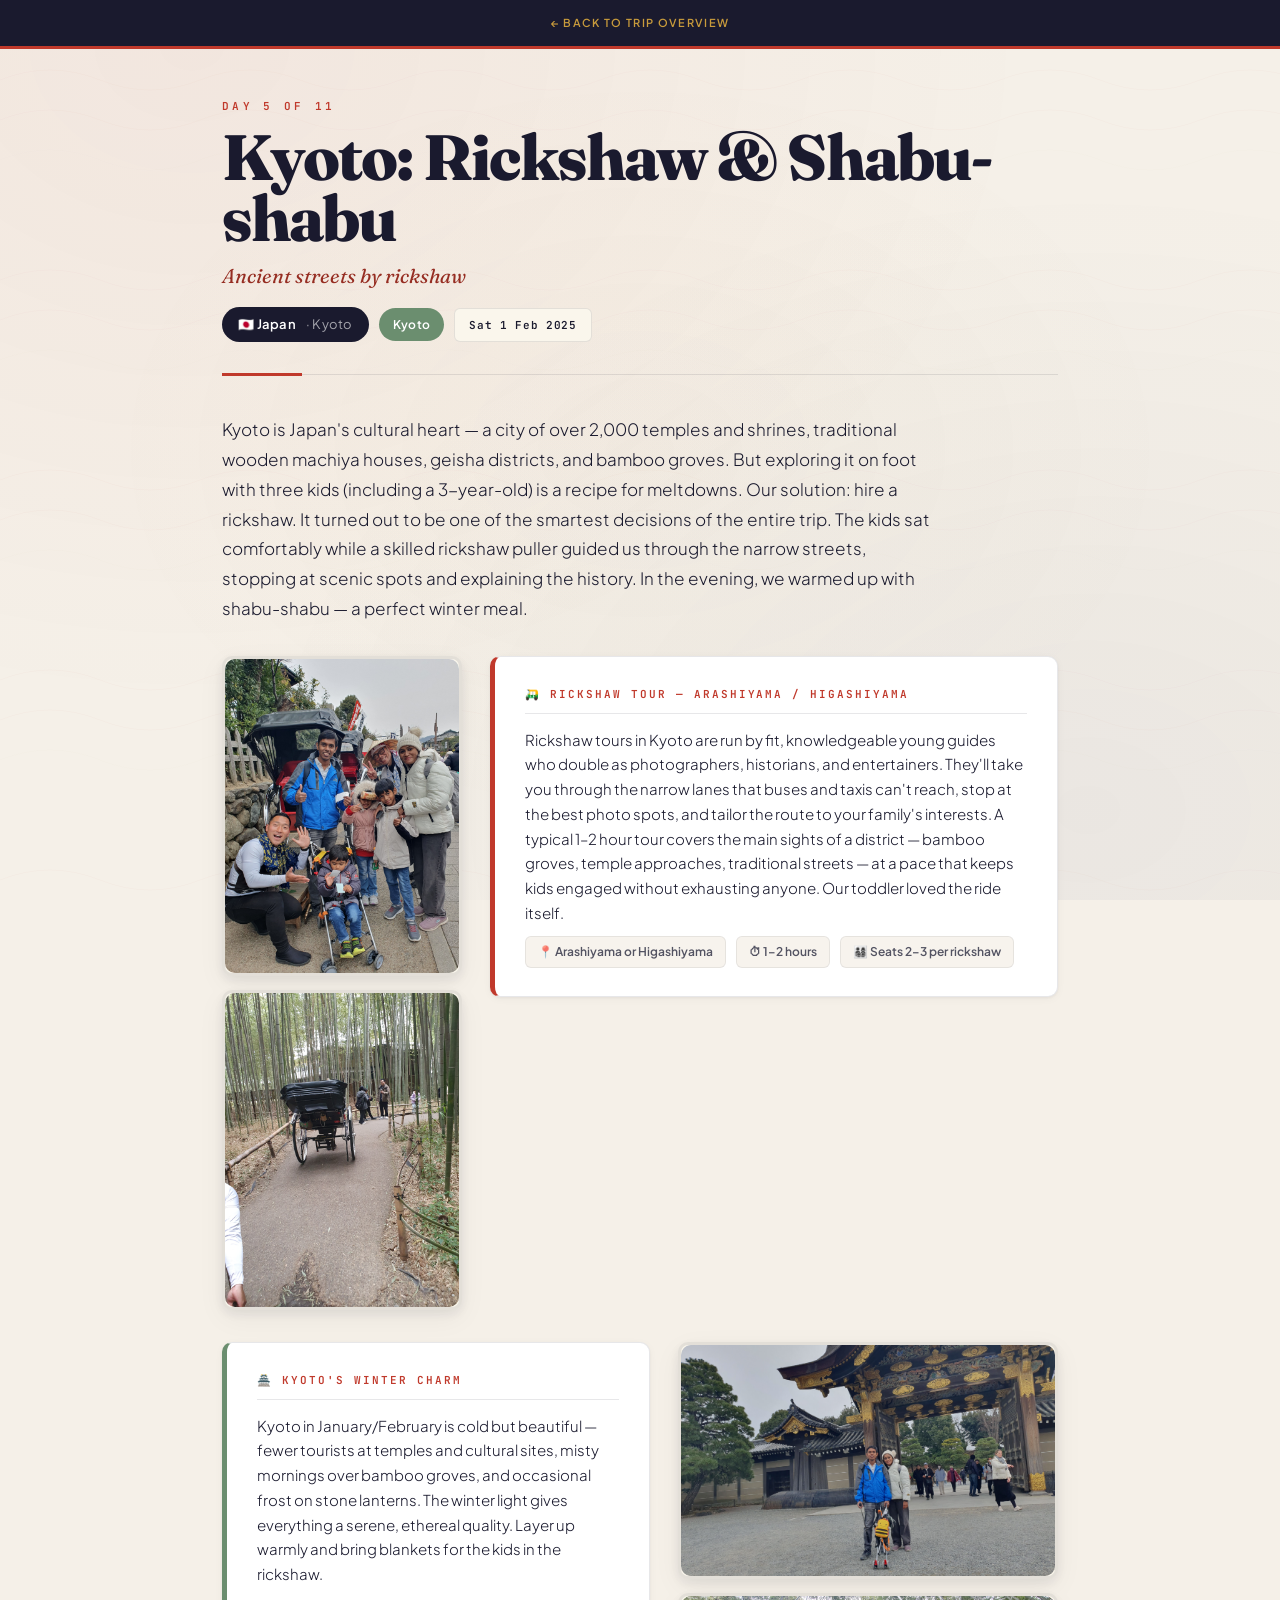
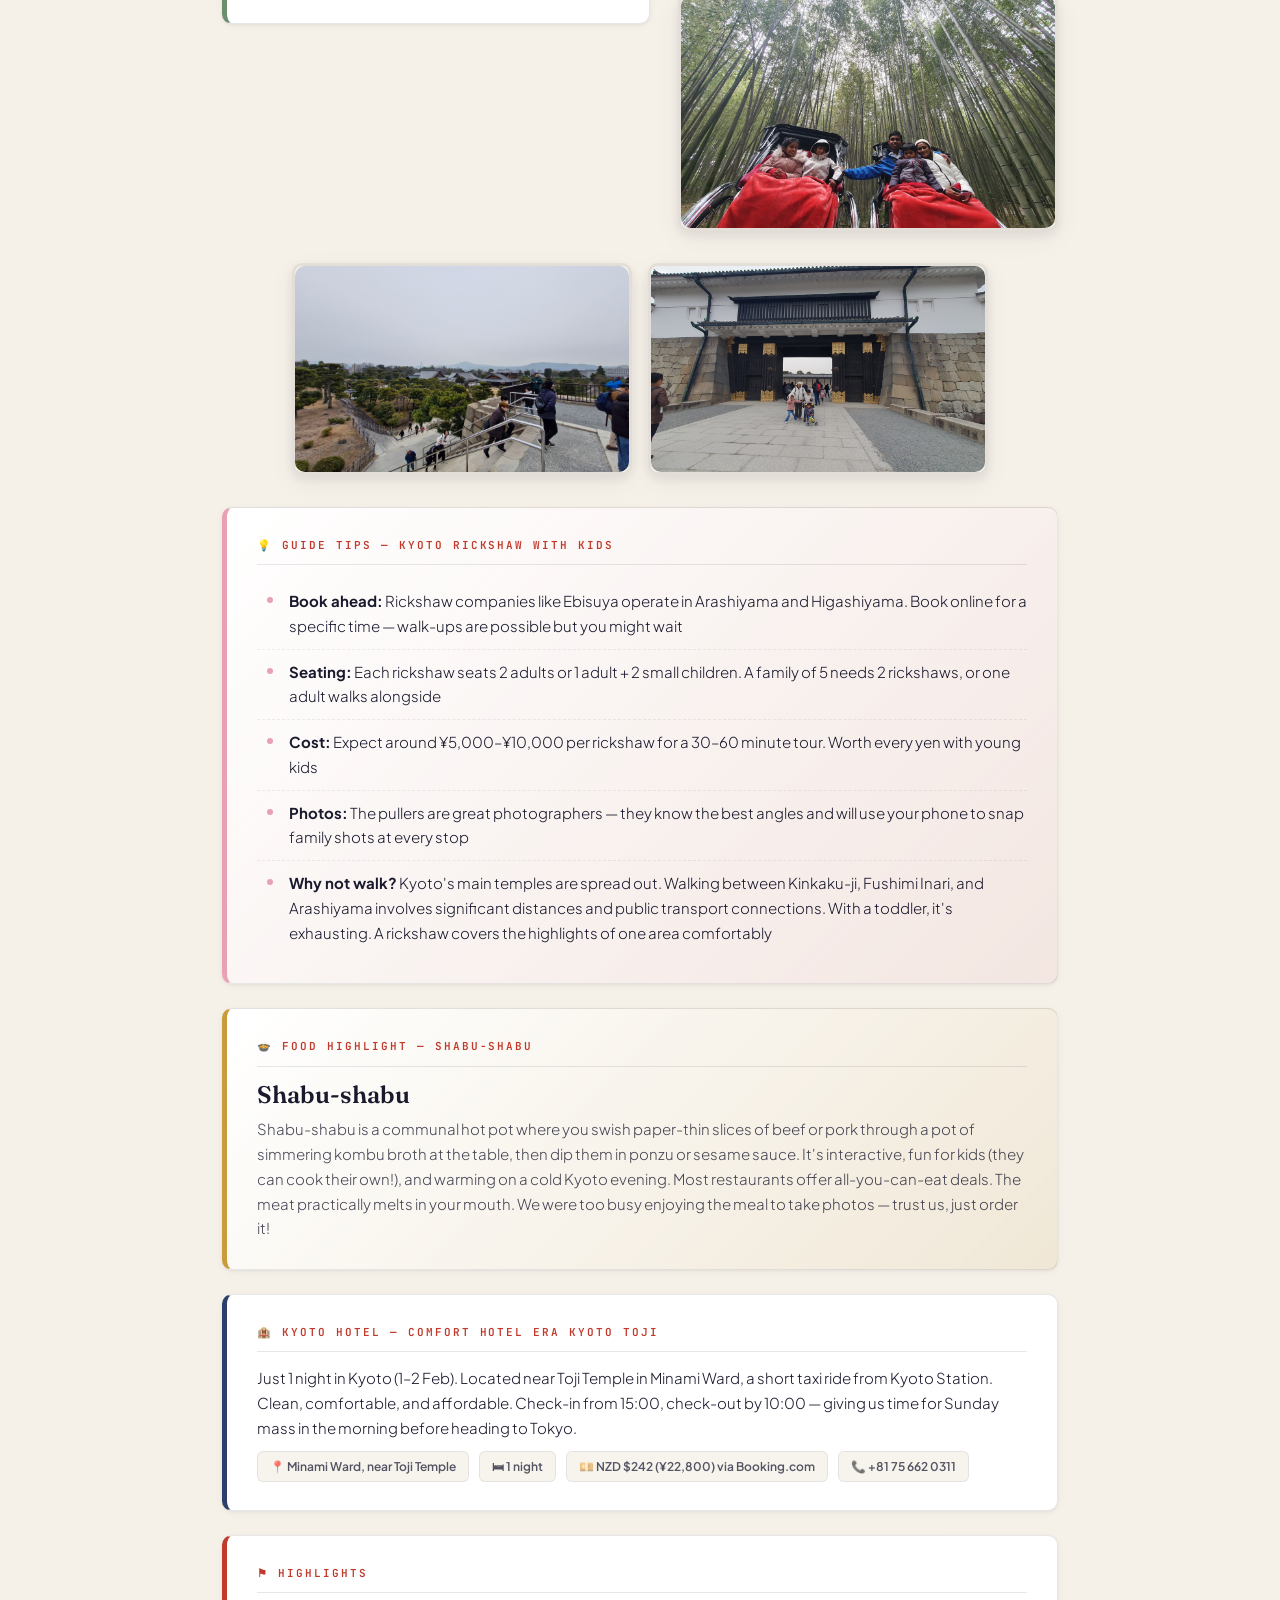
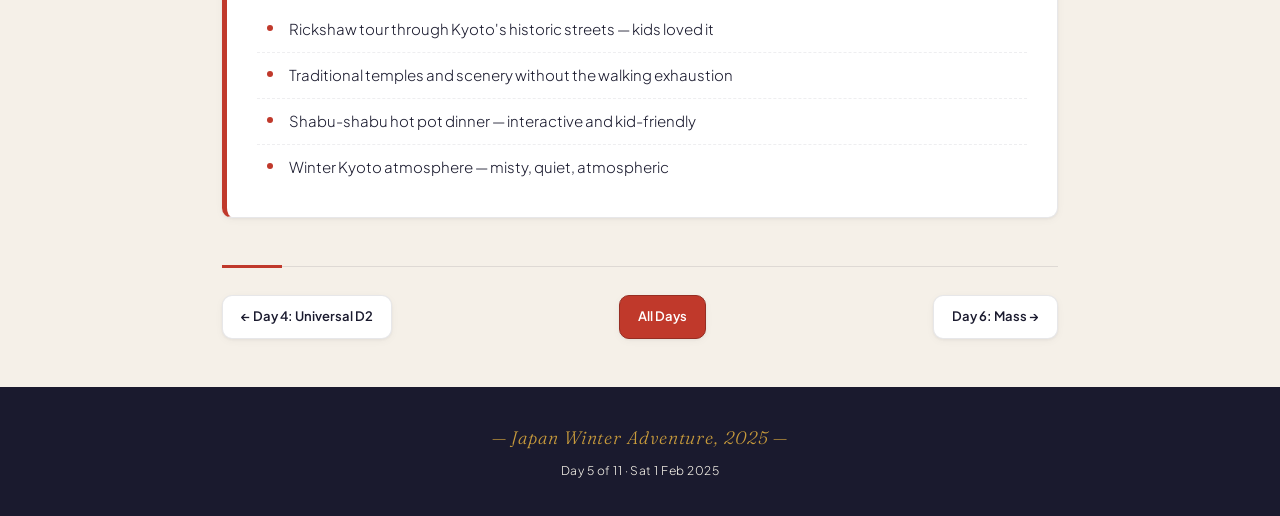
<file: Japan/day_05.html>
<!DOCTYPE html>
<html lang="en">
<head>
<meta charset="UTF-8">
<meta name="viewport" content="width=device-width, initial-scale=1.0">
<title>Day 5: Kyoto Rickshaw & Shabu-shabu — Japan Trip 2025</title>
<link rel="stylesheet" href="styles.css">
<script src="photos.js" defer></script>
</head>
<body>
<div class="topbar"><a href="index.html">← Back to trip overview</a></div>
<div class="container">

  <div class="hero">
    <div class="day-num">Day 5 of 11</div>
    <h1>Kyoto: Rickshaw &amp; Shabu-shabu</h1>
    <div class="subtitle">Ancient streets by rickshaw</div>
    <div class="hero-meta">
      <span class="country-chip">🇯🇵 Japan<span class="sub">· Kyoto</span></span>
      <span class="city-chip" style="background: var(--sage);">Kyoto</span>
      <span class="date-chip">Sat 1 Feb 2025</span>
    </div>
  </div>

  <div class="summary">Kyoto is Japan's cultural heart — a city of over 2,000 temples and shrines, traditional wooden machiya houses, geisha districts, and bamboo groves. But exploring it on foot with three kids (including a 3-year-old) is a recipe for meltdowns. Our solution: hire a rickshaw. It turned out to be one of the smartest decisions of the entire trip. The kids sat comfortably while a skilled rickshaw puller guided us through the narrow streets, stopping at scenic spots and explaining the history. In the evening, we warmed up with shabu-shabu — a perfect winter meal.</div>

  <!-- Rickshaw card + photos -->
  <div class="photo-content img-left">
    <div class="photo-side">
      <div class="photo-slot portrait">
        <img src="images/day05-kyoto-rickshaw.jpg" alt="day05-kyoto-rickshaw.jpg">
      </div>
      <div class="photo-slot portrait">
        <img src="images/day05-kyoto-street.jpg" alt="day05-kyoto-street.jpg">
      </div>
    </div>
    <div class="content-side">
      <div class="card highlight-card" style="margin-bottom: 0;">
        <div class="card-label">🛺 Rickshaw Tour — Arashiyama / Higashiyama</div>
        <div class="ex-note">Rickshaw tours in Kyoto are run by fit, knowledgeable young guides who double as photographers, historians, and entertainers. They'll take you through the narrow lanes that buses and taxis can't reach, stop at the best photo spots, and tailor the route to your family's interests. A typical 1–2 hour tour covers the main sights of a district — bamboo groves, temple approaches, traditional streets — at a pace that keeps kids engaged without exhausting anyone. Our toddler loved the ride itself.</div>
        <div class="ex-meta" style="margin-top: 10px;">
          <span>📍 Arashiyama or Higashiyama</span>
          <span>⏱ 1–2 hours</span>
          <span>👨‍👩‍👧‍👦 Seats 2–3 per rickshaw</span>
        </div>
      </div>
    </div>
  </div>

  <!-- Temple/family + scenery photos -->
  <div class="photo-content img-right">
    <div class="content-side">
      <div class="card highlight-card" style="margin-bottom: 0; border-left-color: var(--sage);">
        <div class="card-label">🏯 Kyoto's Winter Charm</div>
        <div class="ex-note">Kyoto in January/February is cold but beautiful — fewer tourists at temples and cultural sites, misty mornings over bamboo groves, and occasional frost on stone lanterns. The winter light gives everything a serene, ethereal quality. Layer up warmly and bring blankets for the kids in the rickshaw.</div>
      </div>
    </div>
    <div class="photo-side">
      <div class="photo-slot landscape">
        <img src="images/day05-kyoto-temple.jpg" alt="day05-kyoto-temple.jpg">
      </div>
      <div class="photo-slot landscape">
        <img src="images/day05-kyoto-family.jpg" alt="day05-kyoto-family.jpg">
      </div>
    </div>
  </div>

  <div class="photo-grid">
    <div class="photo-slot landscape">
      <img src="images/day05-kyoto-scenery.jpg" alt="day05-kyoto-scenery.jpg">
    </div>
    <div class="photo-slot landscape">
      <img src="images/day05-kyoto-traditional.jpg" alt="day05-kyoto-traditional.jpg">
    </div>
  </div>

  <div class="card list-card tip-card">
    <div class="card-label">💡 Guide Tips — Kyoto Rickshaw with Kids</div>
    <ul>
      <li><strong>Book ahead:</strong> Rickshaw companies like Ebisuya operate in Arashiyama and Higashiyama. Book online for a specific time — walk-ups are possible but you might wait</li>
      <li><strong>Seating:</strong> Each rickshaw seats 2 adults or 1 adult + 2 small children. A family of 5 needs 2 rickshaws, or one adult walks alongside</li>
      <li><strong>Cost:</strong> Expect around ¥5,000–¥10,000 per rickshaw for a 30–60 minute tour. Worth every yen with young kids</li>
      <li><strong>Photos:</strong> The pullers are great photographers — they know the best angles and will use your phone to snap family shots at every stop</li>
      <li><strong>Why not walk?</strong> Kyoto's main temples are spread out. Walking between Kinkaku-ji, Fushimi Inari, and Arashiyama involves significant distances and public transport connections. With a toddler, it's exhausting. A rickshaw covers the highlights of one area comfortably</li>
    </ul>
  </div>

  <!-- Shabu-shabu card (no photos) -->
  <div class="card food-card">
    <div class="card-label">🍲 Food Highlight — Shabu-shabu</div>
    <div class="food-name">Shabu-shabu</div>
    <div class="food-note">Shabu-shabu is a communal hot pot where you swish paper-thin slices of beef or pork through a pot of simmering kombu broth at the table, then dip them in ponzu or sesame sauce. It's interactive, fun for kids (they can cook their own!), and warming on a cold Kyoto evening. Most restaurants offer all-you-can-eat deals. The meat practically melts in your mouth. We were too busy enjoying the meal to take photos — trust us, just order it!</div>
  </div>

  <div class="card highlight-card" style="border-left-color: var(--indigo);">
    <div class="card-label">🏨 Kyoto Hotel — Comfort Hotel ERA Kyoto Toji</div>
    <div class="ex-note">Just 1 night in Kyoto (1–2 Feb). Located near Toji Temple in Minami Ward, a short taxi ride from Kyoto Station. Clean, comfortable, and affordable. Check-in from 15:00, check-out by 10:00 — giving us time for Sunday mass in the morning before heading to Tokyo.</div>
    <div class="ex-meta" style="margin-top: 10px;">
      <span>📍 Minami Ward, near Toji Temple</span>
      <span>🛏 1 night</span>
      <span>💴 NZD $242 (¥22,800) via Booking.com</span>
      <span>📞 +81 75 662 0311</span>
    </div>
  </div>

  <div class="card list-card highlight-card">
    <div class="card-label">⚑ Highlights</div>
    <ul>
      <li>Rickshaw tour through Kyoto's historic streets — kids loved it</li>
      <li>Traditional temples and scenery without the walking exhaustion</li>
      <li>Shabu-shabu hot pot dinner — interactive and kid-friendly</li>
      <li>Winter Kyoto atmosphere — misty, quiet, atmospheric</li>
    </ul>
  </div>

  <div class="nav-row">
    <a href="day_04.html" class="nav-link">← Day 4: Universal D2</a>
    <a href="index.html" class="nav-link nav-home">All Days</a>
    <a href="day_06.html" class="nav-link">Day 6: Mass →</a>
  </div>
</div>
<footer>
  <div class="mark">— Japan Winter Adventure, 2025 —</div>
  <div>Day 5 of 11 · Sat 1 Feb 2025</div>
</footer>
</body>
</html>
</file>
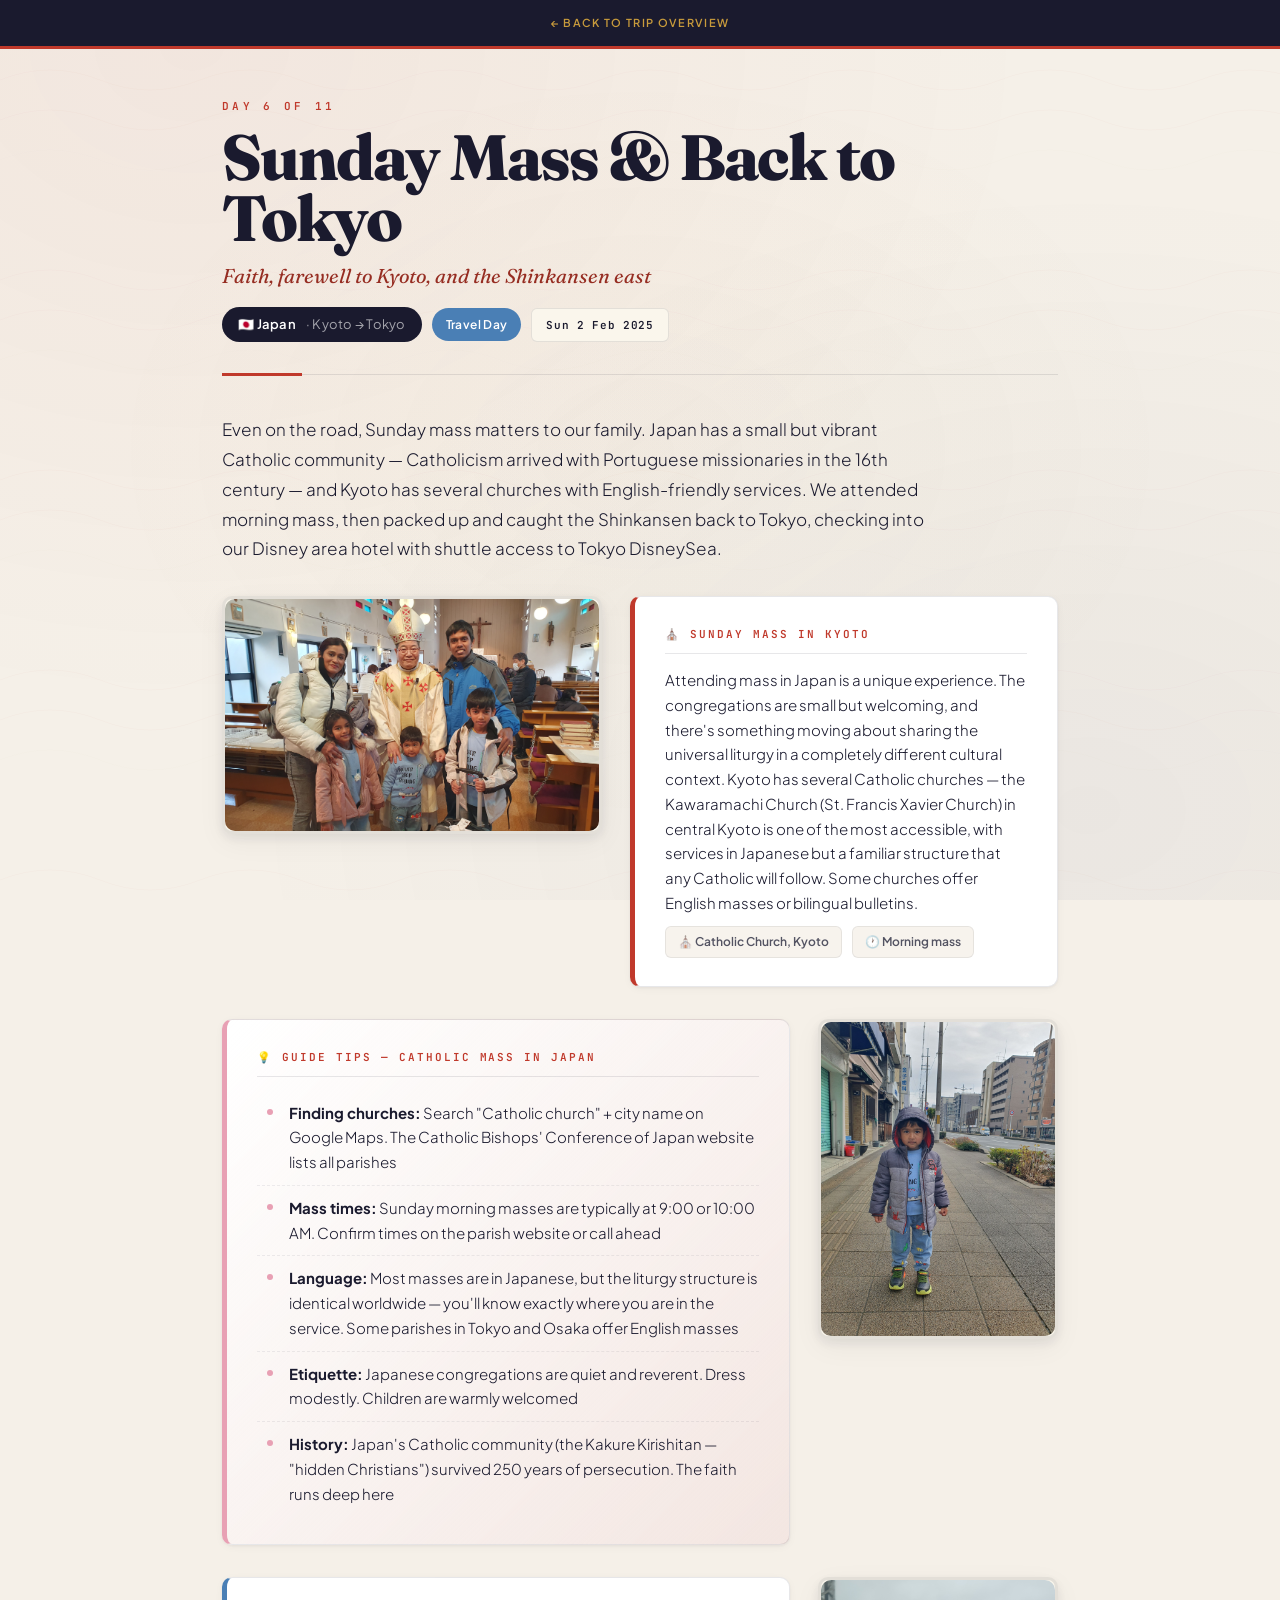
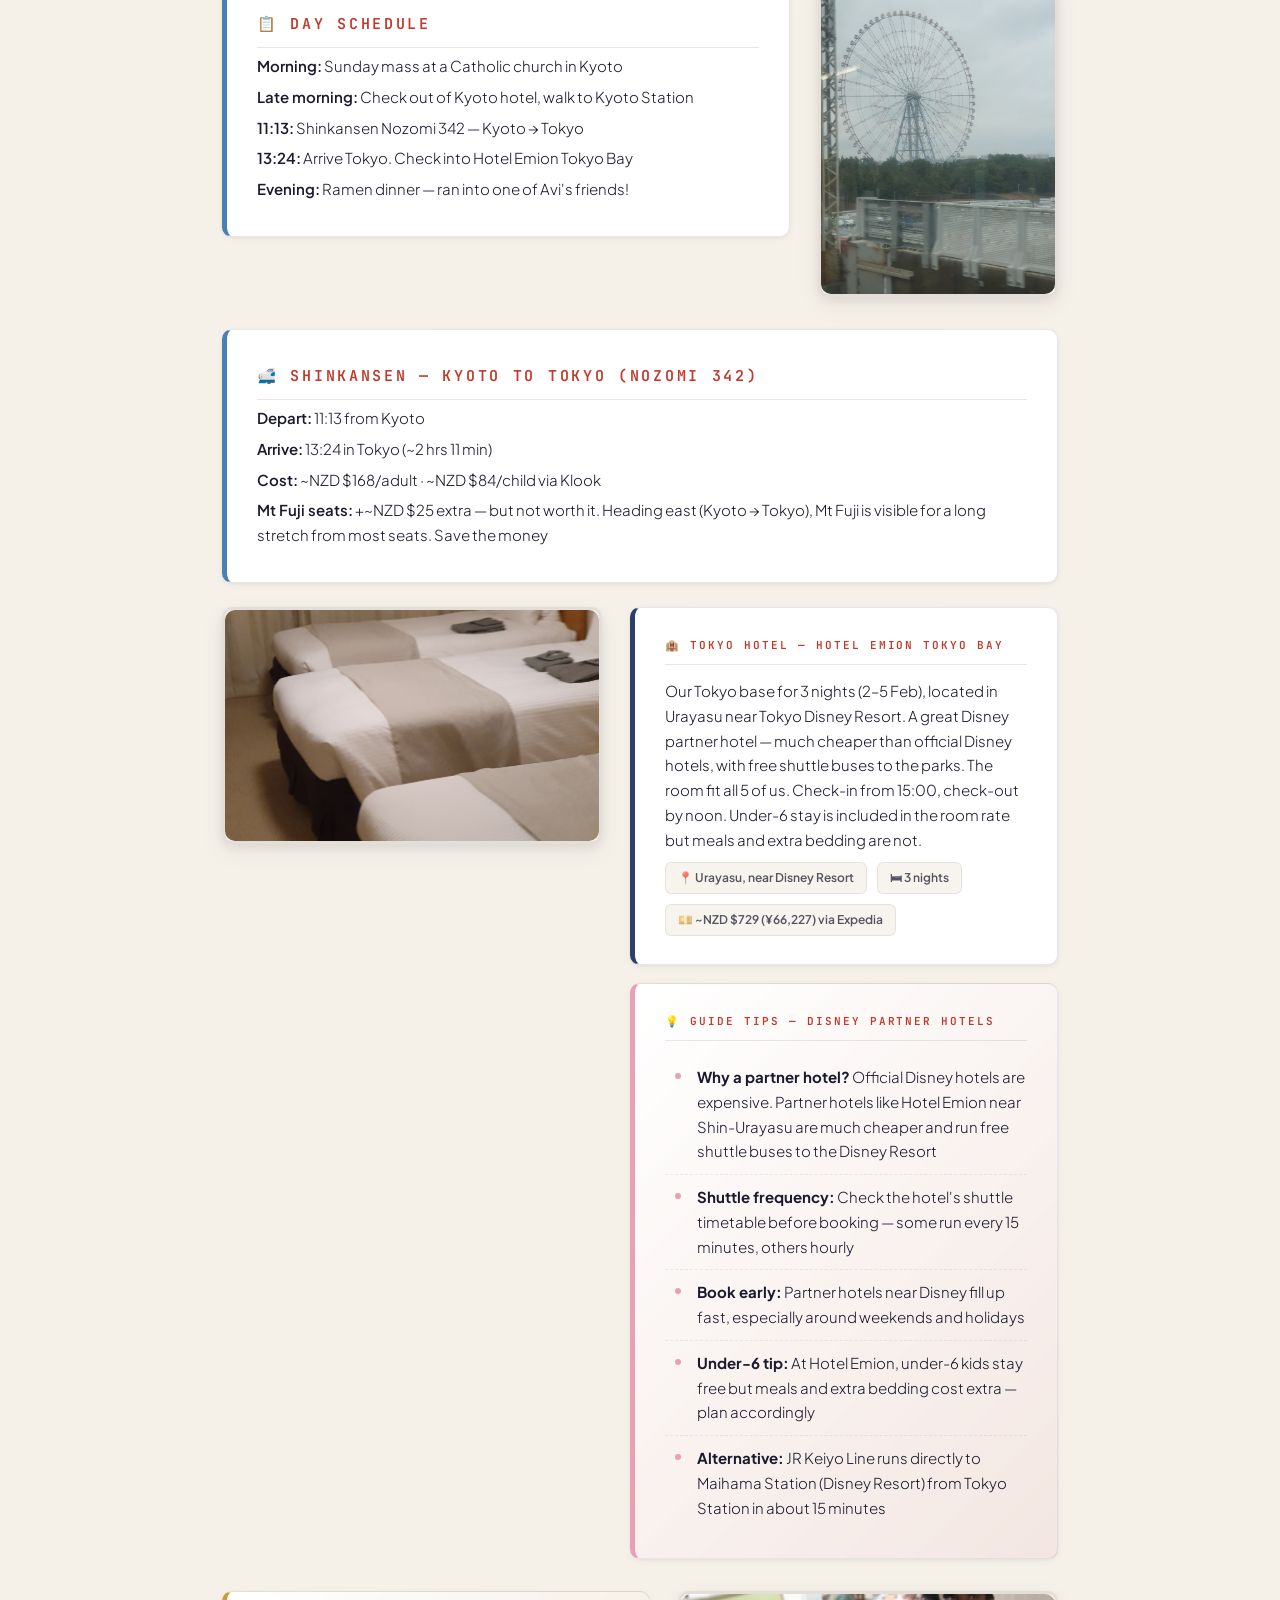
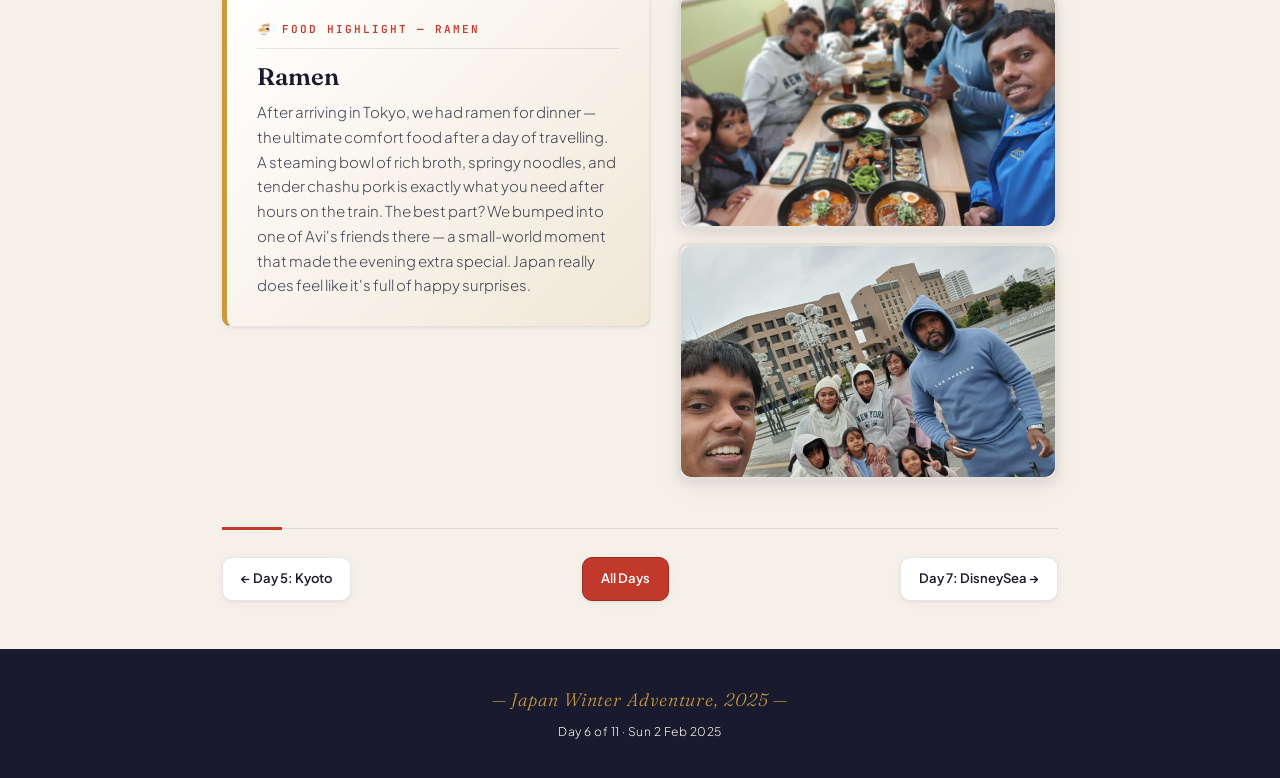
<file: Japan/day_06.html>
<!DOCTYPE html>
<html lang="en">
<head>
<meta charset="UTF-8">
<meta name="viewport" content="width=device-width, initial-scale=1.0">
<title>Day 6: Kyoto Mass & Tokyo — Japan Trip 2025</title>
<link rel="stylesheet" href="styles.css">
<script src="photos.js" defer></script>
</head>
<body>
<div class="topbar"><a href="index.html">← Back to trip overview</a></div>
<div class="container">

  <div class="hero">
    <div class="day-num">Day 6 of 11</div>
    <h1>Sunday Mass &amp; Back to Tokyo</h1>
    <div class="subtitle">Faith, farewell to Kyoto, and the Shinkansen east</div>
    <div class="hero-meta">
      <span class="country-chip">🇯🇵 Japan<span class="sub">· Kyoto → Tokyo</span></span>
      <span class="city-chip travel">Travel Day</span>
      <span class="date-chip">Sun 2 Feb 2025</span>
    </div>
  </div>

  <div class="summary">Even on the road, Sunday mass matters to our family. Japan has a small but vibrant Catholic community — Catholicism arrived with Portuguese missionaries in the 16th century — and Kyoto has several churches with English-friendly services. We attended morning mass, then packed up and caught the Shinkansen back to Tokyo, checking into our Disney area hotel with shuttle access to Tokyo DisneySea.</div>

  <!-- Church card + church photo -->
  <div class="photo-content img-left">
    <div class="photo-side">
      <div class="photo-slot landscape">
        <img src="images/day06-kyoto-church.jpg" alt="day06-kyoto-church.jpg">
      </div>
    </div>
    <div class="content-side">
      <div class="card highlight-card" style="margin-bottom: 0;">
        <div class="card-label">⛪ Sunday Mass in Kyoto</div>
        <div class="ex-note">Attending mass in Japan is a unique experience. The congregations are small but welcoming, and there's something moving about sharing the universal liturgy in a completely different cultural context. Kyoto has several Catholic churches — the Kawaramachi Church (St. Francis Xavier Church) in central Kyoto is one of the most accessible, with services in Japanese but a familiar structure that any Catholic will follow. Some churches offer English masses or bilingual bulletins.</div>
        <div class="ex-meta" style="margin-top: 10px;">
          <span>⛪ Catholic Church, Kyoto</span>
          <span>🕐 Morning mass</span>
        </div>
      </div>
    </div>
  </div>

  <!-- Kyoto morning photo + tips -->
  <div class="photo-content img-right">
    <div class="content-side">
      <div class="card list-card tip-card" style="margin-bottom: 0;">
        <div class="card-label">💡 Guide Tips — Catholic Mass in Japan</div>
        <ul>
          <li><strong>Finding churches:</strong> Search "Catholic church" + city name on Google Maps. The Catholic Bishops' Conference of Japan website lists all parishes</li>
          <li><strong>Mass times:</strong> Sunday morning masses are typically at 9:00 or 10:00 AM. Confirm times on the parish website or call ahead</li>
          <li><strong>Language:</strong> Most masses are in Japanese, but the liturgy structure is identical worldwide — you'll know exactly where you are in the service. Some parishes in Tokyo and Osaka offer English masses</li>
          <li><strong>Etiquette:</strong> Japanese congregations are quiet and reverent. Dress modestly. Children are warmly welcomed</li>
          <li><strong>History:</strong> Japan's Catholic community (the Kakure Kirishitan — "hidden Christians") survived 250 years of persecution. The faith runs deep here</li>
        </ul>
      </div>
    </div>
    <div class="photo-side">
      <div class="photo-slot portrait">
        <img src="images/day06-kyoto-morning.jpg" alt="day06-kyoto-morning.jpg">
      </div>
    </div>
  </div>

  <!-- Travel schedule + Shinkansen/hotel photos -->
  <!-- Schedule + Shinkansen photo -->
  <div class="photo-content img-right">
    <div class="content-side">
      <div class="card travel-card" style="margin-bottom: 0;">
        <div class="card-label">📋 Day Schedule</div>
        <div><strong>Morning:</strong> Sunday mass at a Catholic church in Kyoto</div>
        <div><strong>Late morning:</strong> Check out of Kyoto hotel, walk to Kyoto Station</div>
        <div><strong>11:13:</strong> Shinkansen Nozomi 342 — Kyoto → Tokyo</div>
        <div><strong>13:24:</strong> Arrive Tokyo. Check into Hotel Emion Tokyo Bay</div>
        <div><strong>Evening:</strong> Ramen dinner — ran into one of Avi's friends!</div>
      </div>
    </div>
    <div class="photo-side">
      <div class="photo-slot portrait">
        <img src="images/day06-shinkansen-kyoto.jpg" alt="day06-shinkansen-kyoto.jpg">
      </div>
    </div>
  </div>

  <div class="card travel-card">
    <div class="card-label">🚅 Shinkansen — Kyoto to Tokyo (Nozomi 342)</div>
    <div><strong>Depart:</strong> 11:13 from Kyoto</div>
    <div><strong>Arrive:</strong> 13:24 in Tokyo (~2 hrs 11 min)</div>
    <div><strong>Cost:</strong> ~NZD $168/adult · ~NZD $84/child via Klook</div>
    <div><strong>Mt Fuji seats:</strong> +~NZD $25 extra — but not worth it. Heading east (Kyoto → Tokyo), Mt Fuji is visible for a long stretch from most seats. Save the money</div>
  </div>

  <!-- Disney hotel tips + hotel photo -->
  <div class="photo-content img-left">
    <div class="photo-side">
      <div class="photo-slot landscape">
        <img src="images/day06-tokyo-hotel.jpg" alt="day06-tokyo-hotel.jpg">
      </div>
    </div>
    <div class="content-side">
      <div class="card highlight-card" style="margin-bottom: 0; border-left-color: var(--indigo);">
        <div class="card-label">🏨 Tokyo Hotel — Hotel Emion Tokyo Bay</div>
        <div class="ex-note">Our Tokyo base for 3 nights (2–5 Feb), located in Urayasu near Tokyo Disney Resort. A great Disney partner hotel — much cheaper than official Disney hotels, with free shuttle buses to the parks. The room fit all 5 of us. Check-in from 15:00, check-out by noon. Under-6 stay is included in the room rate but meals and extra bedding are not.</div>
        <div class="ex-meta" style="margin-top: 10px;">
          <span>📍 Urayasu, near Disney Resort</span>
          <span>🛏 3 nights</span>
          <span>💴 ~NZD $729 (¥66,227) via Expedia</span>
        </div>
      </div>
      <div class="card list-card tip-card" style="margin-bottom: 0;">
        <div class="card-label">💡 Guide Tips — Disney Partner Hotels</div>
        <ul>
          <li><strong>Why a partner hotel?</strong> Official Disney hotels are expensive. Partner hotels like Hotel Emion near Shin-Urayasu are much cheaper and run free shuttle buses to the Disney Resort</li>
          <li><strong>Shuttle frequency:</strong> Check the hotel's shuttle timetable before booking — some run every 15 minutes, others hourly</li>
          <li><strong>Book early:</strong> Partner hotels near Disney fill up fast, especially around weekends and holidays</li>
          <li><strong>Under-6 tip:</strong> At Hotel Emion, under-6 kids stay free but meals and extra bedding cost extra — plan accordingly</li>
          <li><strong>Alternative:</strong> JR Keiyo Line runs directly to Maihama Station (Disney Resort) from Tokyo Station in about 15 minutes</li>
        </ul>
      </div>
    </div>
  </div>

  <div class="photo-content img-right">
    <div class="content-side">
      <div class="card food-card" style="margin-bottom: 0;">
        <div class="card-label">🍜 Food Highlight — Ramen</div>
        <div class="food-name">Ramen</div>
        <div class="food-note">After arriving in Tokyo, we had ramen for dinner — the ultimate comfort food after a day of travelling. A steaming bowl of rich broth, springy noodles, and tender chashu pork is exactly what you need after hours on the train. The best part? We bumped into one of Avi's friends there — a small-world moment that made the evening extra special. Japan really does feel like it's full of happy surprises.</div>
      </div>
    </div>
    <div class="photo-side">
      <div class="photo-slot landscape">
        <img src="images/day06-ramen.jpg" alt="day06-ramen.jpg">
      </div>
      <div class="photo-slot landscape">
        <img src="images/day06-avi-friend.jpg" alt="day06-avi-friend.jpg">
      </div>
    </div>
  </div>

  <div class="nav-row">
    <a href="day_05.html" class="nav-link">← Day 5: Kyoto</a>
    <a href="index.html" class="nav-link nav-home">All Days</a>
    <a href="day_07.html" class="nav-link">Day 7: DisneySea →</a>
  </div>
</div>
<footer>
  <div class="mark">— Japan Winter Adventure, 2025 —</div>
  <div>Day 6 of 11 · Sun 2 Feb 2025</div>
</footer>
</body>
</html>
</file>
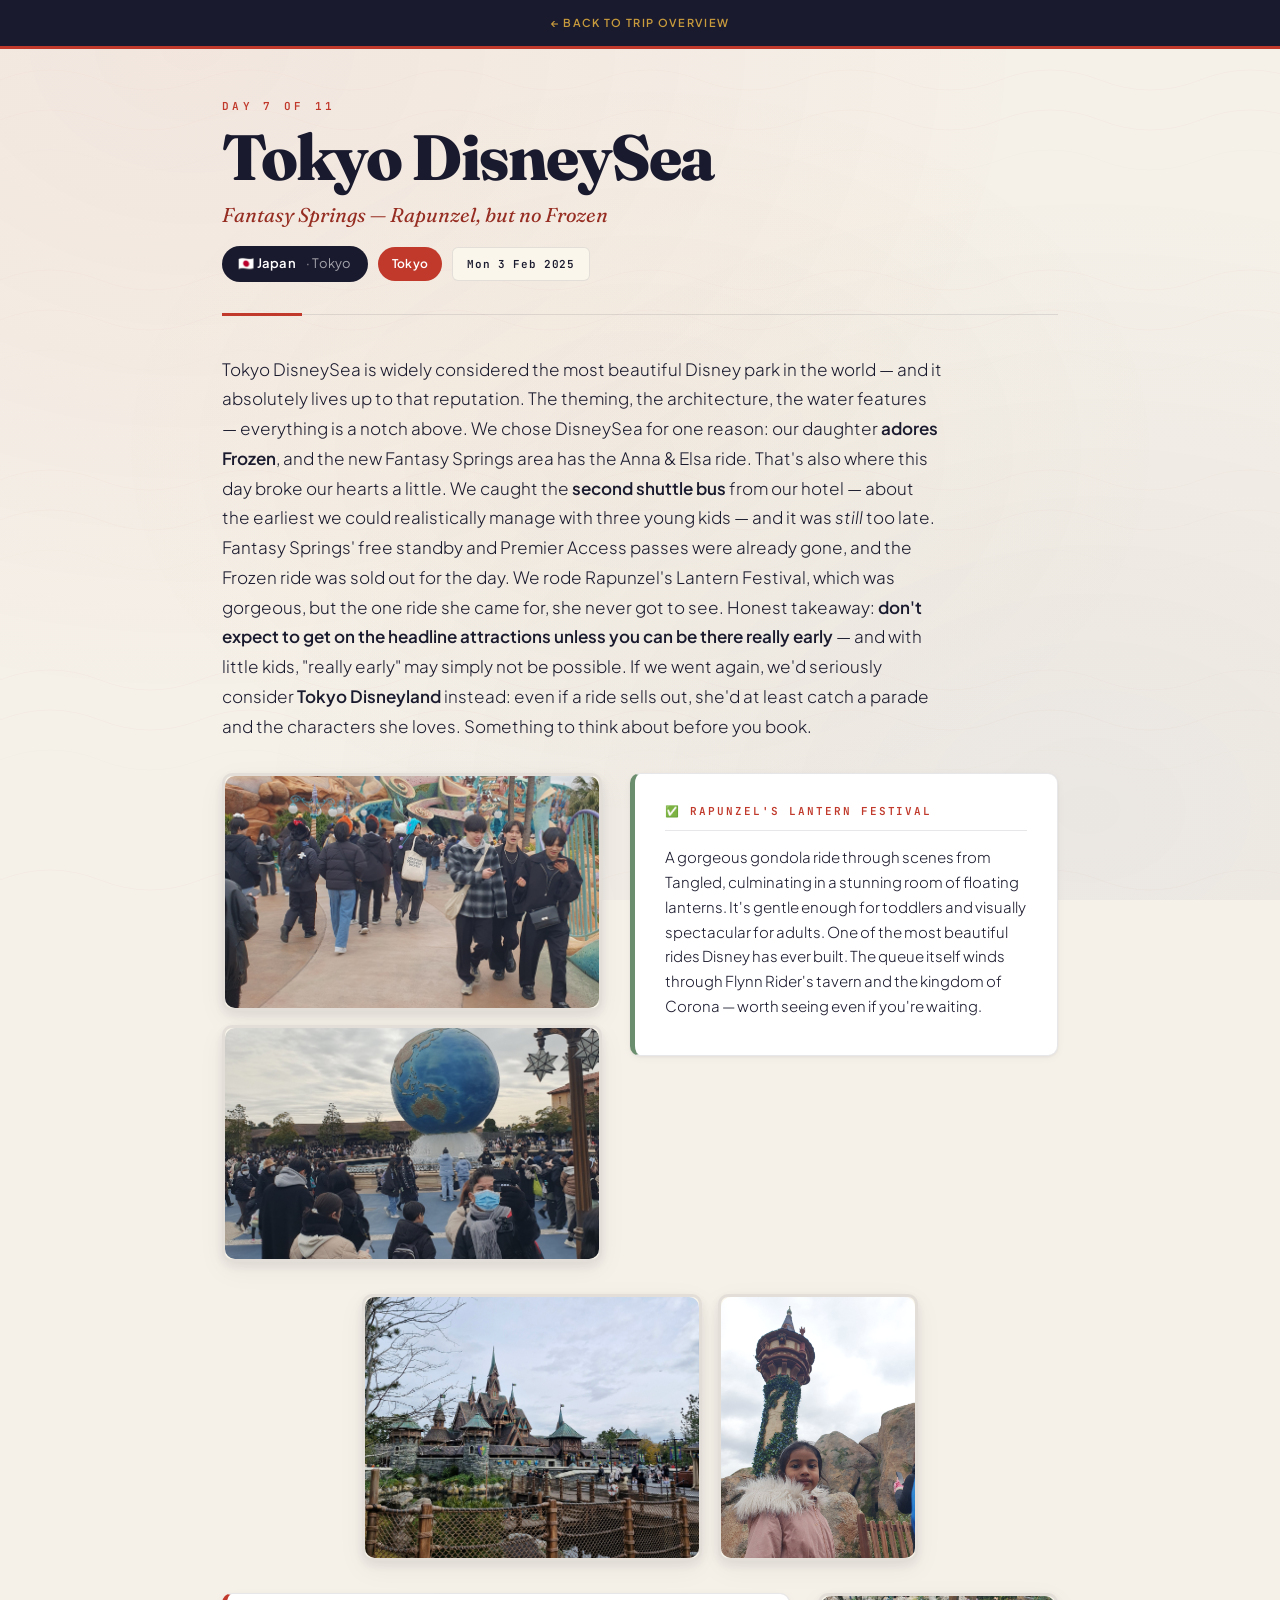
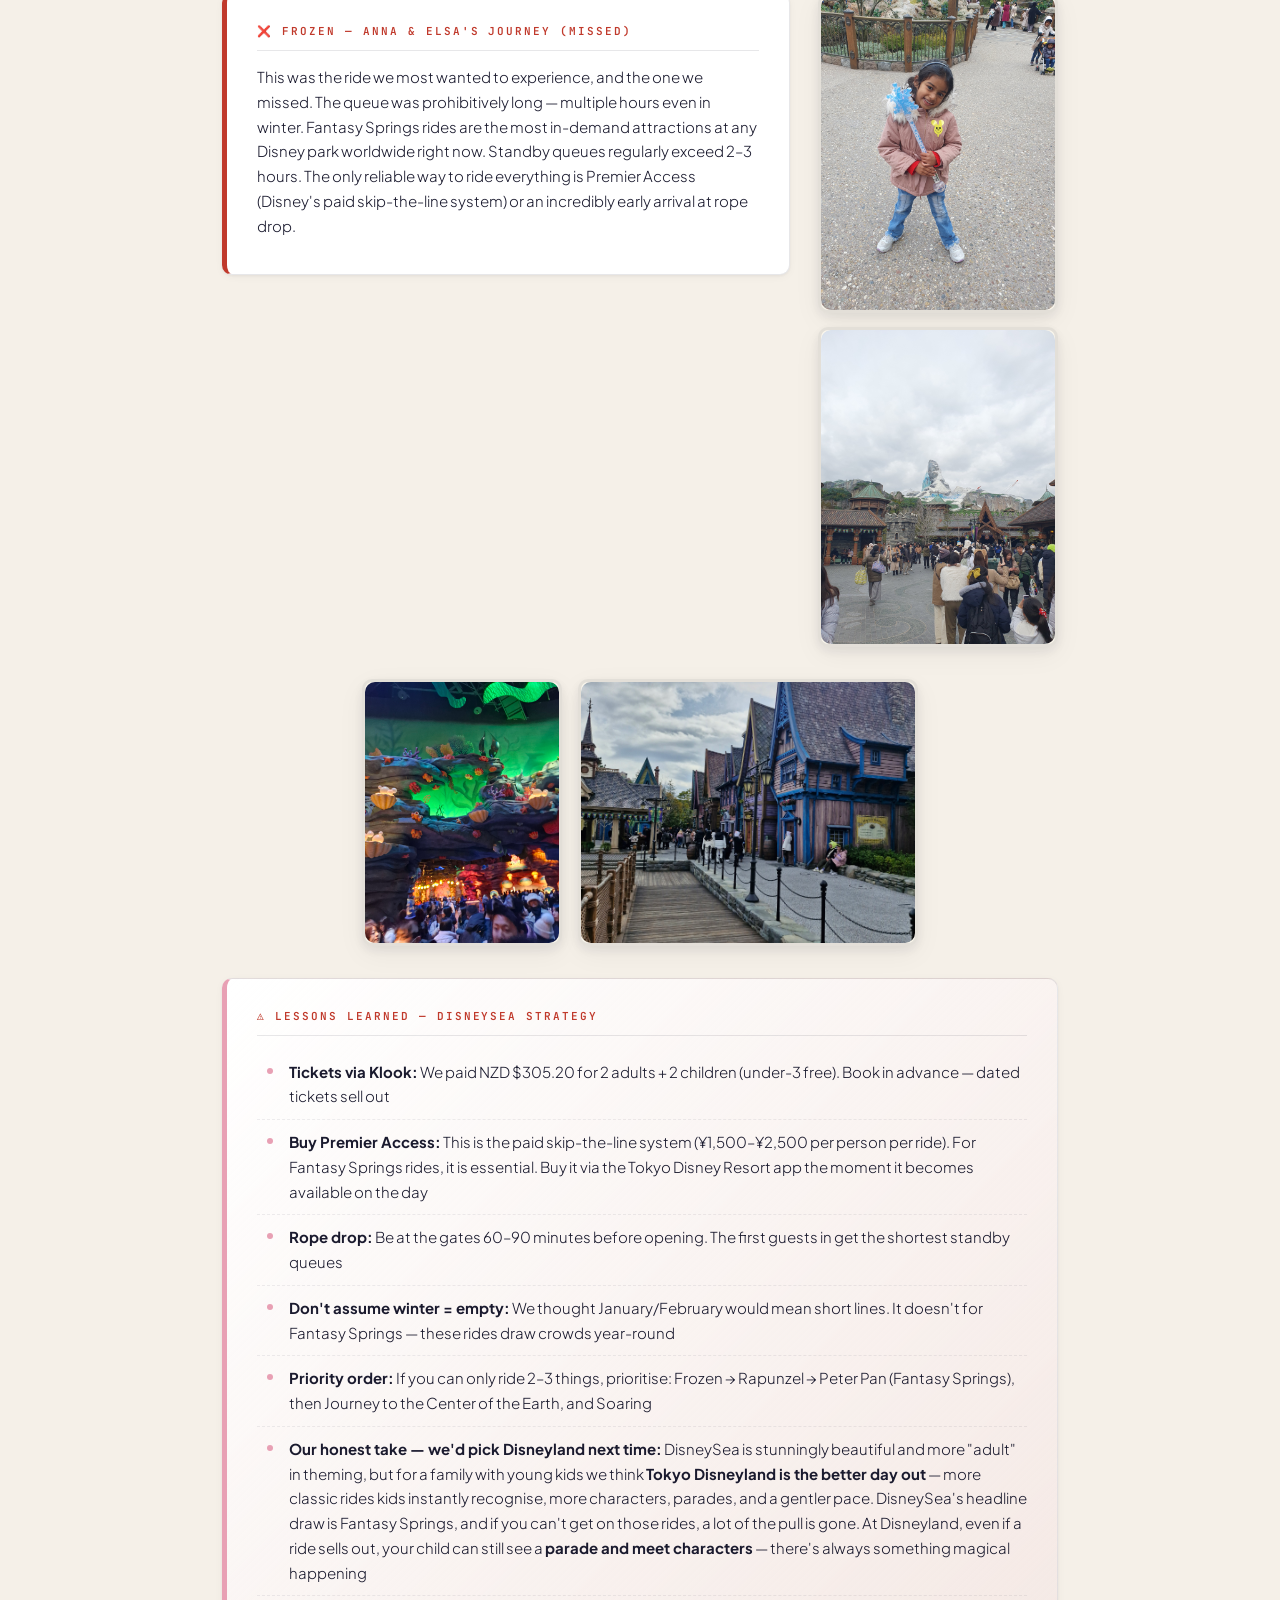
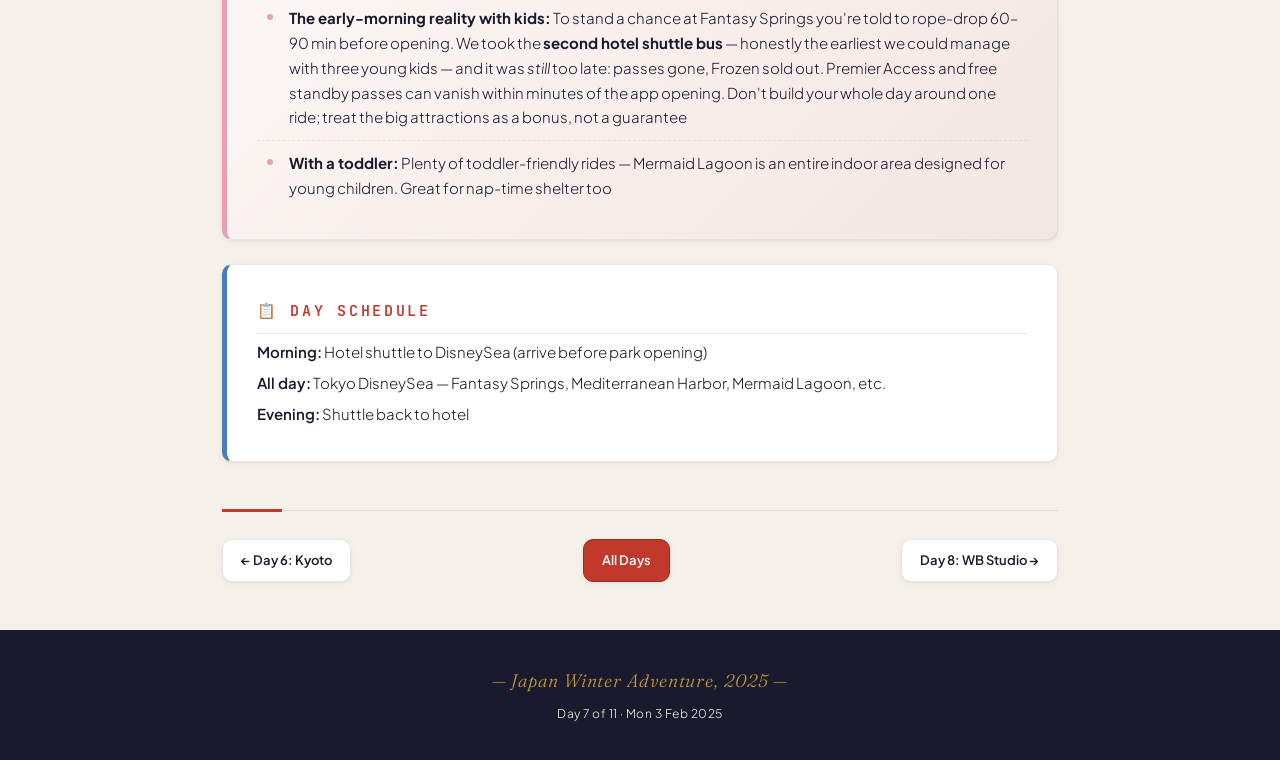
<file: Japan/day_07.html>
<!DOCTYPE html>
<html lang="en">
<head>
<meta charset="UTF-8">
<meta name="viewport" content="width=device-width, initial-scale=1.0">
<title>Day 7: Tokyo DisneySea — Japan Trip 2025</title>
<link rel="stylesheet" href="styles.css">
<script src="photos.js" defer></script>
</head>
<body>
<div class="topbar"><a href="index.html">← Back to trip overview</a></div>
<div class="container">

  <div class="hero">
    <div class="day-num">Day 7 of 11</div>
    <h1>Tokyo DisneySea</h1>
    <div class="subtitle">Fantasy Springs — Rapunzel, but no Frozen</div>
    <div class="hero-meta">
      <span class="country-chip">🇯🇵 Japan<span class="sub">· Tokyo</span></span>
      <span class="city-chip">Tokyo</span>
      <span class="date-chip">Mon 3 Feb 2025</span>
    </div>
  </div>

  <div class="summary">Tokyo DisneySea is widely considered the most beautiful Disney park in the world — and it absolutely lives up to that reputation. The theming, the architecture, the water features — everything is a notch above. We chose DisneySea for one reason: our daughter <strong>adores Frozen</strong>, and the new Fantasy Springs area has the Anna &amp; Elsa ride. That's also where this day broke our hearts a little. We caught the <strong>second shuttle bus</strong> from our hotel — about the earliest we could realistically manage with three young kids — and it was <em>still</em> too late. Fantasy Springs' free standby and Premier Access passes were already gone, and the Frozen ride was sold out for the day. We rode Rapunzel's Lantern Festival, which was gorgeous, but the one ride she came for, she never got to see. Honest takeaway: <strong>don't expect to get on the headline attractions unless you can be there really early</strong> — and with little kids, "really early" may simply not be possible. If we went again, we'd seriously consider <strong>Tokyo Disneyland</strong> instead: even if a ride sells out, she'd at least catch a parade and the characters she loves. Something to think about before you book.</div>

  <!-- Rapunzel card + entrance/globe photos -->
  <div class="photo-content img-left">
    <div class="photo-side">
      <div class="photo-slot landscape">
        <img src="images/day07-disneysea-entrance.jpg" alt="day07-disneysea-entrance.jpg">
      </div>
      <div class="photo-slot landscape">
        <img src="images/day07-disneysea-globe.jpg" alt="day07-disneysea-globe.jpg">
      </div>
    </div>
    <div class="content-side">
      <div class="card highlight-card" style="margin-bottom: 0; border-left-color: var(--sage);">
        <div class="card-label">✅ Rapunzel's Lantern Festival</div>
        <div class="ex-note">A gorgeous gondola ride through scenes from Tangled, culminating in a stunning room of floating lanterns. It's gentle enough for toddlers and visually spectacular for adults. One of the most beautiful rides Disney has ever built. The queue itself winds through Flynn Rider's tavern and the kingdom of Corona — worth seeing even if you're waiting.</div>
      </div>
    </div>
  </div>

  <div class="photo-grid">
    <div class="photo-slot landscape">
      <img src="images/day07-fantasy-springs.jpg" alt="day07-fantasy-springs.jpg">
    </div>
    <div class="photo-slot portrait">
      <img src="images/day07-rapunzel-ride.jpg" alt="day07-rapunzel-ride.jpg">
    </div>
  </div>

  <!-- Frozen (missed) card + family photo -->
  <div class="photo-content img-right">
    <div class="content-side">
      <div class="card highlight-card" style="margin-bottom: 0; border-left-color: var(--vermillion);">
        <div class="card-label">❌ Frozen — Anna &amp; Elsa's Journey (Missed)</div>
        <div class="ex-note">This was the ride we most wanted to experience, and the one we missed. The queue was prohibitively long — multiple hours even in winter. Fantasy Springs rides are the most in-demand attractions at any Disney park worldwide right now. Standby queues regularly exceed 2–3 hours. The only reliable way to ride everything is Premier Access (Disney's paid skip-the-line system) or an incredibly early arrival at rope drop.</div>
      </div>
    </div>
    <div class="photo-side">
      <div class="photo-slot portrait">
        <img src="images/day07-disneysea-family.jpg" alt="day07-disneysea-family.jpg">
      </div>
      <div class="photo-slot portrait">
        <img src="images/day07-disneysea-park.jpg" alt="day07-disneysea-park.jpg">
      </div>
    </div>
  </div>

  <div class="photo-grid">
    <div class="photo-slot portrait">
      <img src="images/day07-disneysea-rides.jpg" alt="day07-disneysea-rides.jpg">
    </div>
    <div class="photo-slot landscape">
      <img src="images/day07-disneysea-evening.jpg" alt="day07-disneysea-evening.jpg">
    </div>
  </div>

  <div class="card list-card tip-card">
    <div class="card-label">⚠ Lessons Learned — DisneySea Strategy</div>
    <ul>
      <li><strong>Tickets via Klook:</strong> We paid NZD $305.20 for 2 adults + 2 children (under-3 free). Book in advance — dated tickets sell out</li>
      <li><strong>Buy Premier Access:</strong> This is the paid skip-the-line system (¥1,500–¥2,500 per person per ride). For Fantasy Springs rides, it is essential. Buy it via the Tokyo Disney Resort app the moment it becomes available on the day</li>
      <li><strong>Rope drop:</strong> Be at the gates 60–90 minutes before opening. The first guests in get the shortest standby queues</li>
      <li><strong>Don't assume winter = empty:</strong> We thought January/February would mean short lines. It doesn't for Fantasy Springs — these rides draw crowds year-round</li>
      <li><strong>Priority order:</strong> If you can only ride 2–3 things, prioritise: Frozen → Rapunzel → Peter Pan (Fantasy Springs), then Journey to the Center of the Earth, and Soaring</li>
      <li><strong>Our honest take — we'd pick Disneyland next time:</strong> DisneySea is stunningly beautiful and more "adult" in theming, but for a family with young kids we think <strong>Tokyo Disneyland is the better day out</strong> — more classic rides kids instantly recognise, more characters, parades, and a gentler pace. DisneySea's headline draw is Fantasy Springs, and if you can't get on those rides, a lot of the pull is gone. At Disneyland, even if a ride sells out, your child can still see a <strong>parade and meet characters</strong> — there's always something magical happening</li>
      <li><strong>The early-morning reality with kids:</strong> To stand a chance at Fantasy Springs you're told to rope-drop 60–90 min before opening. We took the <strong>second hotel shuttle bus</strong> — honestly the earliest we could manage with three young kids — and it was <em>still</em> too late: passes gone, Frozen sold out. Premier Access and free standby passes can vanish within minutes of the app opening. Don't build your whole day around one ride; treat the big attractions as a bonus, not a guarantee</li>
      <li><strong>With a toddler:</strong> Plenty of toddler-friendly rides — Mermaid Lagoon is an entire indoor area designed for young children. Great for nap-time shelter too</li>
    </ul>
  </div>

  <div class="card travel-card">
    <div class="card-label">📋 Day Schedule</div>
    <div><strong>Morning:</strong> Hotel shuttle to DisneySea (arrive before park opening)</div>
    <div><strong>All day:</strong> Tokyo DisneySea — Fantasy Springs, Mediterranean Harbor, Mermaid Lagoon, etc.</div>
    <div><strong>Evening:</strong> Shuttle back to hotel</div>
  </div>

  <div class="nav-row">
    <a href="day_06.html" class="nav-link">← Day 6: Kyoto</a>
    <a href="index.html" class="nav-link nav-home">All Days</a>
    <a href="day_08.html" class="nav-link">Day 8: WB Studio →</a>
  </div>
</div>
<footer>
  <div class="mark">— Japan Winter Adventure, 2025 —</div>
  <div>Day 7 of 11 · Mon 3 Feb 2025</div>
</footer>
</body>
</html>
</file>
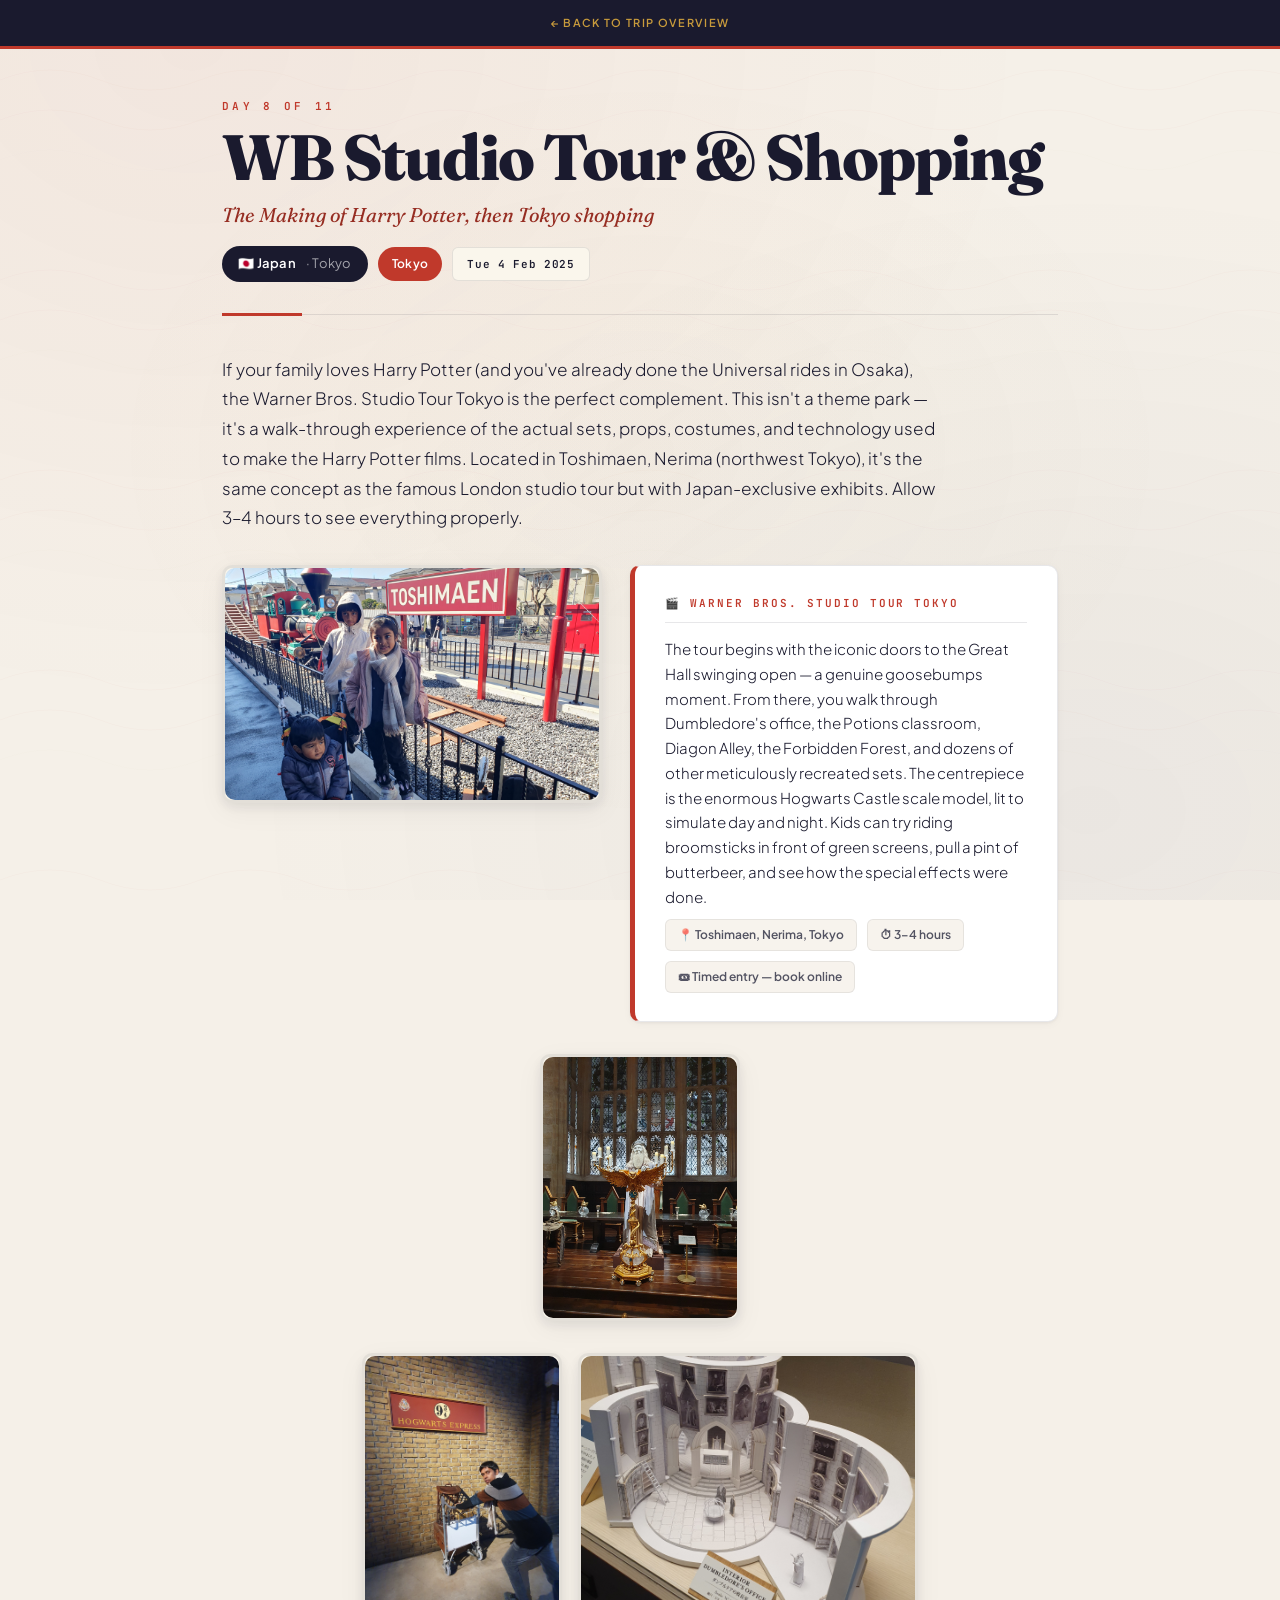
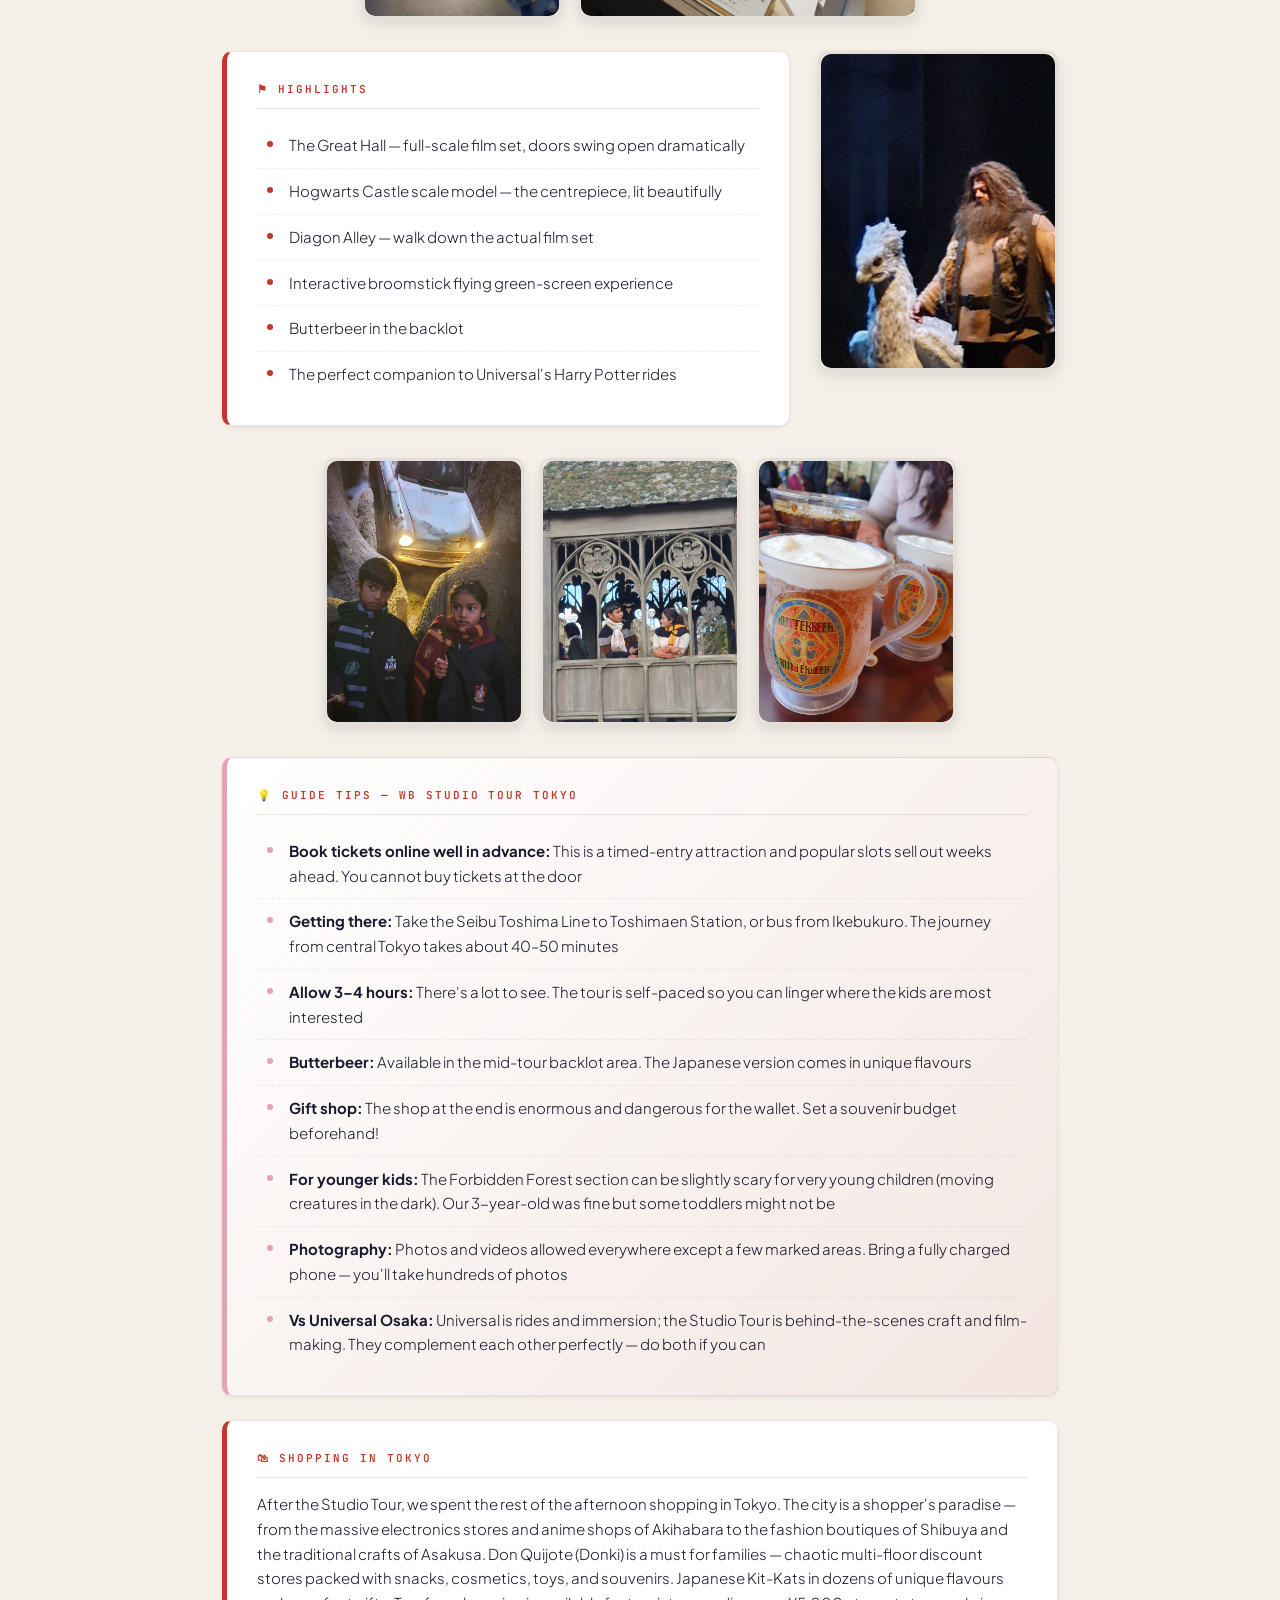
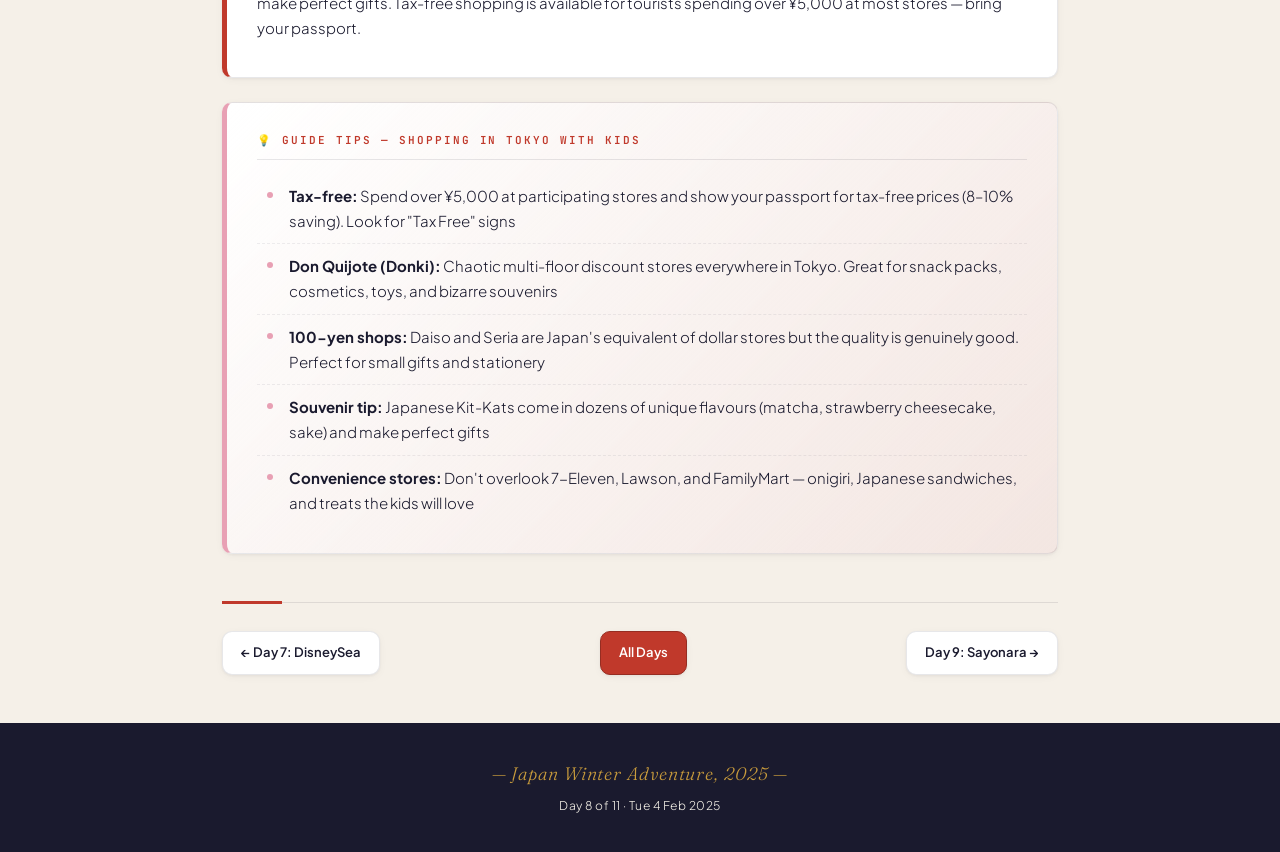
<file: Japan/day_08.html>
<!DOCTYPE html>
<html lang="en">
<head>
<meta charset="UTF-8">
<meta name="viewport" content="width=device-width, initial-scale=1.0">
<title>Day 8: Warner Bros. Studio Tour — Japan Trip 2025</title>
<link rel="stylesheet" href="styles.css">
<script src="photos.js" defer></script>
</head>
<body>
<div class="topbar"><a href="index.html">← Back to trip overview</a></div>
<div class="container">

  <div class="hero">
    <div class="day-num">Day 8 of 11</div>
    <h1>WB Studio Tour &amp; Shopping</h1>
    <div class="subtitle">The Making of Harry Potter, then Tokyo shopping</div>
    <div class="hero-meta">
      <span class="country-chip">🇯🇵 Japan<span class="sub">· Tokyo</span></span>
      <span class="city-chip">Tokyo</span>
      <span class="date-chip">Tue 4 Feb 2025</span>
    </div>
  </div>

  <div class="summary">If your family loves Harry Potter (and you've already done the Universal rides in Osaka), the Warner Bros. Studio Tour Tokyo is the perfect complement. This isn't a theme park — it's a walk-through experience of the actual sets, props, costumes, and technology used to make the Harry Potter films. Located in Toshimaen, Nerima (northwest Tokyo), it's the same concept as the famous London studio tour but with Japan-exclusive exhibits. Allow 3–4 hours to see everything properly.</div>

  <!-- WB tour card + entrance photo -->
  <div class="photo-content img-left">
    <div class="photo-side">
      <div class="photo-slot landscape">
        <img src="images/day08-wb-entrance.jpg" alt="day08-wb-entrance.jpg">
      </div>
    </div>
    <div class="content-side">
      <div class="card highlight-card" style="margin-bottom: 0;">
        <div class="card-label">🎬 Warner Bros. Studio Tour Tokyo</div>
        <div class="ex-note">The tour begins with the iconic doors to the Great Hall swinging open — a genuine goosebumps moment. From there, you walk through Dumbledore's office, the Potions classroom, Diagon Alley, the Forbidden Forest, and dozens of other meticulously recreated sets. The centrepiece is the enormous Hogwarts Castle scale model, lit to simulate day and night. Kids can try riding broomsticks in front of green screens, pull a pint of butterbeer, and see how the special effects were done.</div>
        <div class="ex-meta" style="margin-top: 10px;">
          <span>📍 Toshimaen, Nerima, Tokyo</span>
          <span>⏱ 3–4 hours</span>
          <span>🎟 Timed entry — book online</span>
        </div>
      </div>
    </div>
  </div>

  <div class="photo-grid">
    <div class="photo-slot portrait">
      <img src="images/day08-wb-great-hall.jpg" alt="day08-wb-great-hall.jpg">
    </div>
  </div>

  <div class="photo-grid">
    <div class="photo-slot portrait">
      <img src="images/day08-wb-sets.jpg" alt="day08-wb-sets.jpg">
    </div>
    <div class="photo-slot landscape">
      <img src="images/day08-wb-hogwarts-model.jpg" alt="day08-wb-hogwarts-model.jpg">
    </div>
  </div>

  <!-- Props/costumes + tips -->
  <div class="photo-content img-right">
    <div class="content-side">
      <div class="card list-card highlight-card" style="margin-bottom: 0;">
        <div class="card-label">⚑ Highlights</div>
        <ul>
          <li>The Great Hall — full-scale film set, doors swing open dramatically</li>
          <li>Hogwarts Castle scale model — the centrepiece, lit beautifully</li>
          <li>Diagon Alley — walk down the actual film set</li>
          <li>Interactive broomstick flying green-screen experience</li>
          <li>Butterbeer in the backlot</li>
          <li>The perfect companion to Universal's Harry Potter rides</li>
        </ul>
      </div>
    </div>
    <div class="photo-side">
      <div class="photo-slot portrait">
        <img src="images/day08-wb-props.jpg" alt="day08-wb-props.jpg">
      </div>
    </div>
  </div>

  <div class="photo-grid">
    <div class="photo-slot portrait">
      <img src="images/day08-wb-costumes.jpg" alt="day08-wb-costumes.jpg">
    </div>
    <div class="photo-slot portrait">
      <img src="images/day08-wb-family.jpg" alt="day08-wb-family.jpg">
    </div>
    <div class="photo-slot portrait">
      <img src="images/day08-wb-butterbeer.jpg" alt="day08-wb-butterbeer.jpg">
    </div>
  </div>

  <div class="card list-card tip-card">
    <div class="card-label">💡 Guide Tips — WB Studio Tour Tokyo</div>
    <ul>
      <li><strong>Book tickets online well in advance:</strong> This is a timed-entry attraction and popular slots sell out weeks ahead. You cannot buy tickets at the door</li>
      <li><strong>Getting there:</strong> Take the Seibu Toshima Line to Toshimaen Station, or bus from Ikebukuro. The journey from central Tokyo takes about 40–50 minutes</li>
      <li><strong>Allow 3–4 hours:</strong> There's a lot to see. The tour is self-paced so you can linger where the kids are most interested</li>
      <li><strong>Butterbeer:</strong> Available in the mid-tour backlot area. The Japanese version comes in unique flavours</li>
      <li><strong>Gift shop:</strong> The shop at the end is enormous and dangerous for the wallet. Set a souvenir budget beforehand!</li>
      <li><strong>For younger kids:</strong> The Forbidden Forest section can be slightly scary for very young children (moving creatures in the dark). Our 3-year-old was fine but some toddlers might not be</li>
      <li><strong>Photography:</strong> Photos and videos allowed everywhere except a few marked areas. Bring a fully charged phone — you'll take hundreds of photos</li>
      <li><strong>Vs Universal Osaka:</strong> Universal is rides and immersion; the Studio Tour is behind-the-scenes craft and film-making. They complement each other perfectly — do both if you can</li>
    </ul>
  </div>

  <div class="card highlight-card">
    <div class="card-label">🛍 Shopping in Tokyo</div>
    <div class="ex-note">After the Studio Tour, we spent the rest of the afternoon shopping in Tokyo. The city is a shopper's paradise — from the massive electronics stores and anime shops of Akihabara to the fashion boutiques of Shibuya and the traditional crafts of Asakusa. Don Quijote (Donki) is a must for families — chaotic multi-floor discount stores packed with snacks, cosmetics, toys, and souvenirs. Japanese Kit-Kats in dozens of unique flavours make perfect gifts. Tax-free shopping is available for tourists spending over ¥5,000 at most stores — bring your passport.</div>
  </div>

  <div class="card list-card tip-card">
    <div class="card-label">💡 Guide Tips — Shopping in Tokyo with Kids</div>
    <ul>
      <li><strong>Tax-free:</strong> Spend over ¥5,000 at participating stores and show your passport for tax-free prices (8–10% saving). Look for "Tax Free" signs</li>
      <li><strong>Don Quijote (Donki):</strong> Chaotic multi-floor discount stores everywhere in Tokyo. Great for snack packs, cosmetics, toys, and bizarre souvenirs</li>
      <li><strong>100-yen shops:</strong> Daiso and Seria are Japan's equivalent of dollar stores but the quality is genuinely good. Perfect for small gifts and stationery</li>
      <li><strong>Souvenir tip:</strong> Japanese Kit-Kats come in dozens of unique flavours (matcha, strawberry cheesecake, sake) and make perfect gifts</li>
      <li><strong>Convenience stores:</strong> Don't overlook 7-Eleven, Lawson, and FamilyMart — onigiri, Japanese sandwiches, and treats the kids will love</li>
    </ul>
  </div>

  <div class="nav-row">
    <a href="day_07.html" class="nav-link">← Day 7: DisneySea</a>
    <a href="index.html" class="nav-link nav-home">All Days</a>
    <a href="day_09.html" class="nav-link">Day 9: Sayonara →</a>
  </div>
</div>
<footer>
  <div class="mark">— Japan Winter Adventure, 2025 —</div>
  <div>Day 8 of 11 · Tue 4 Feb 2025</div>
</footer>
</body>
</html>
</file>
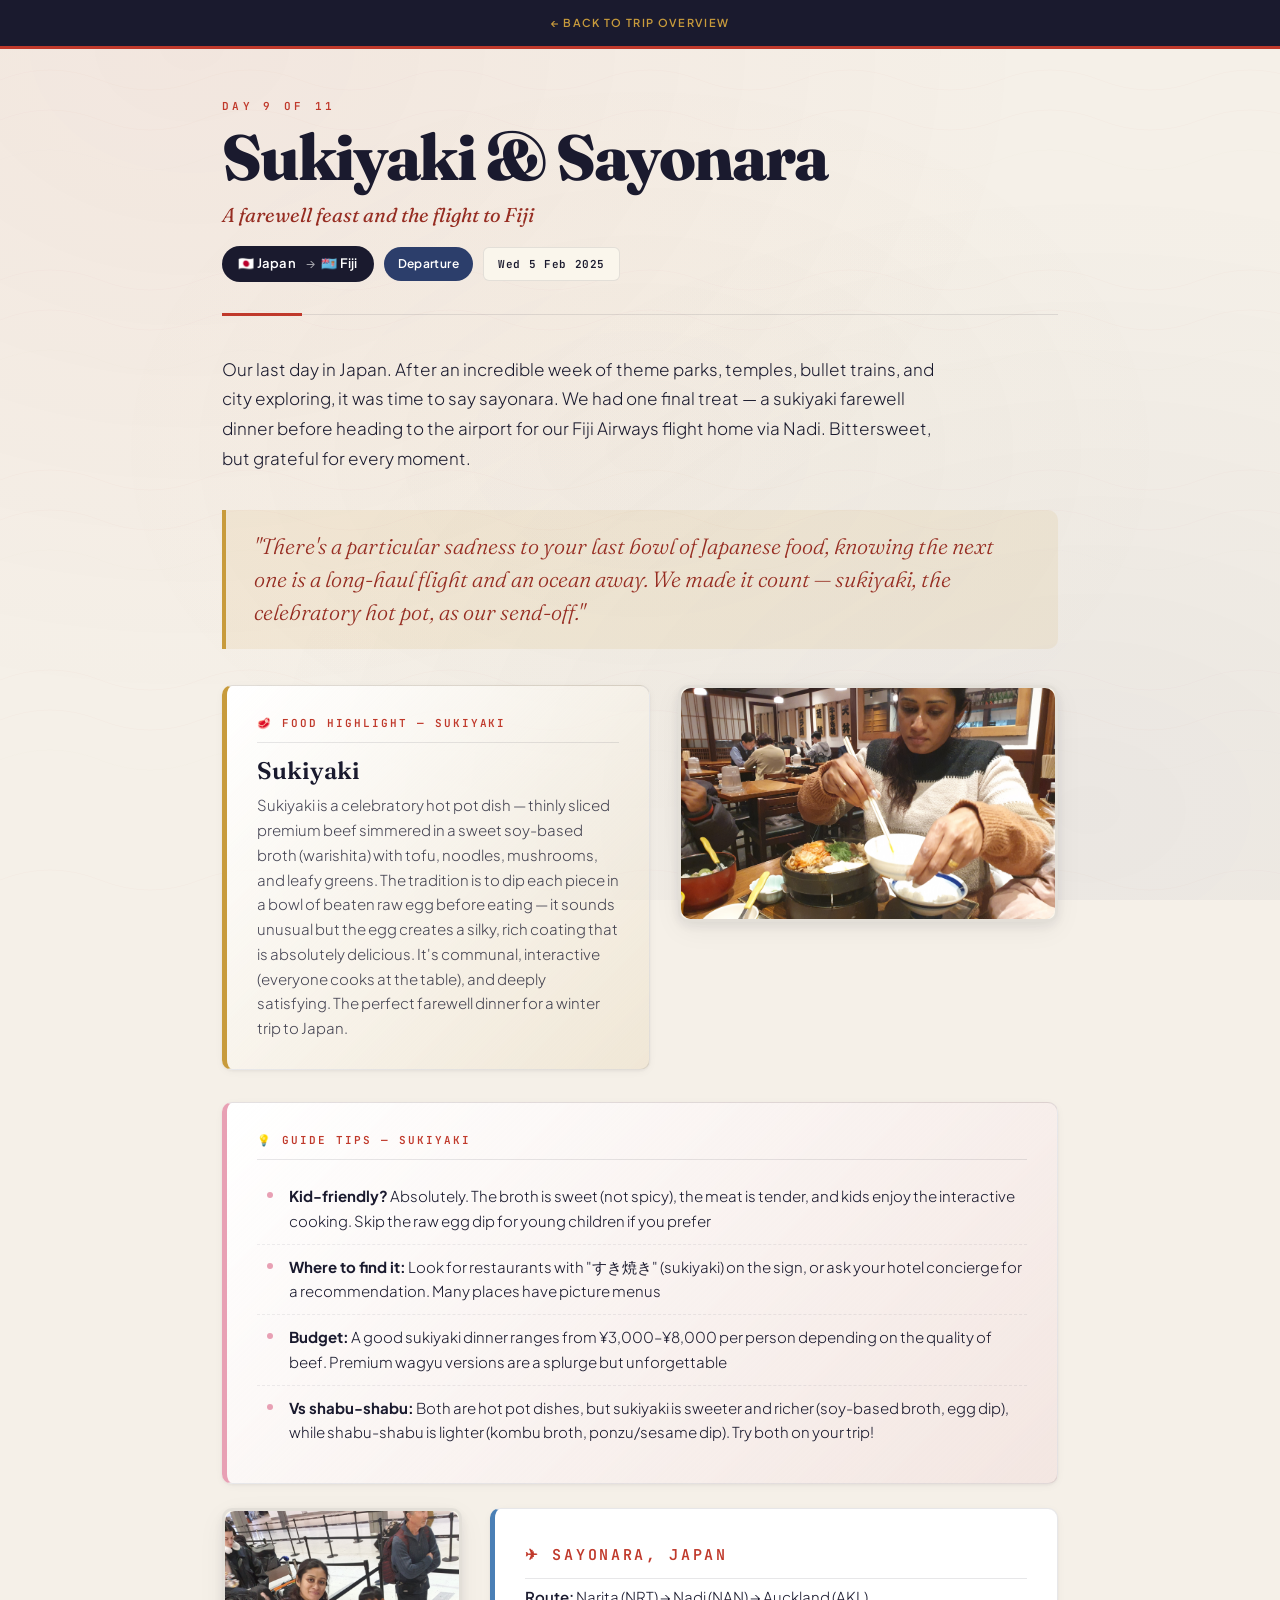
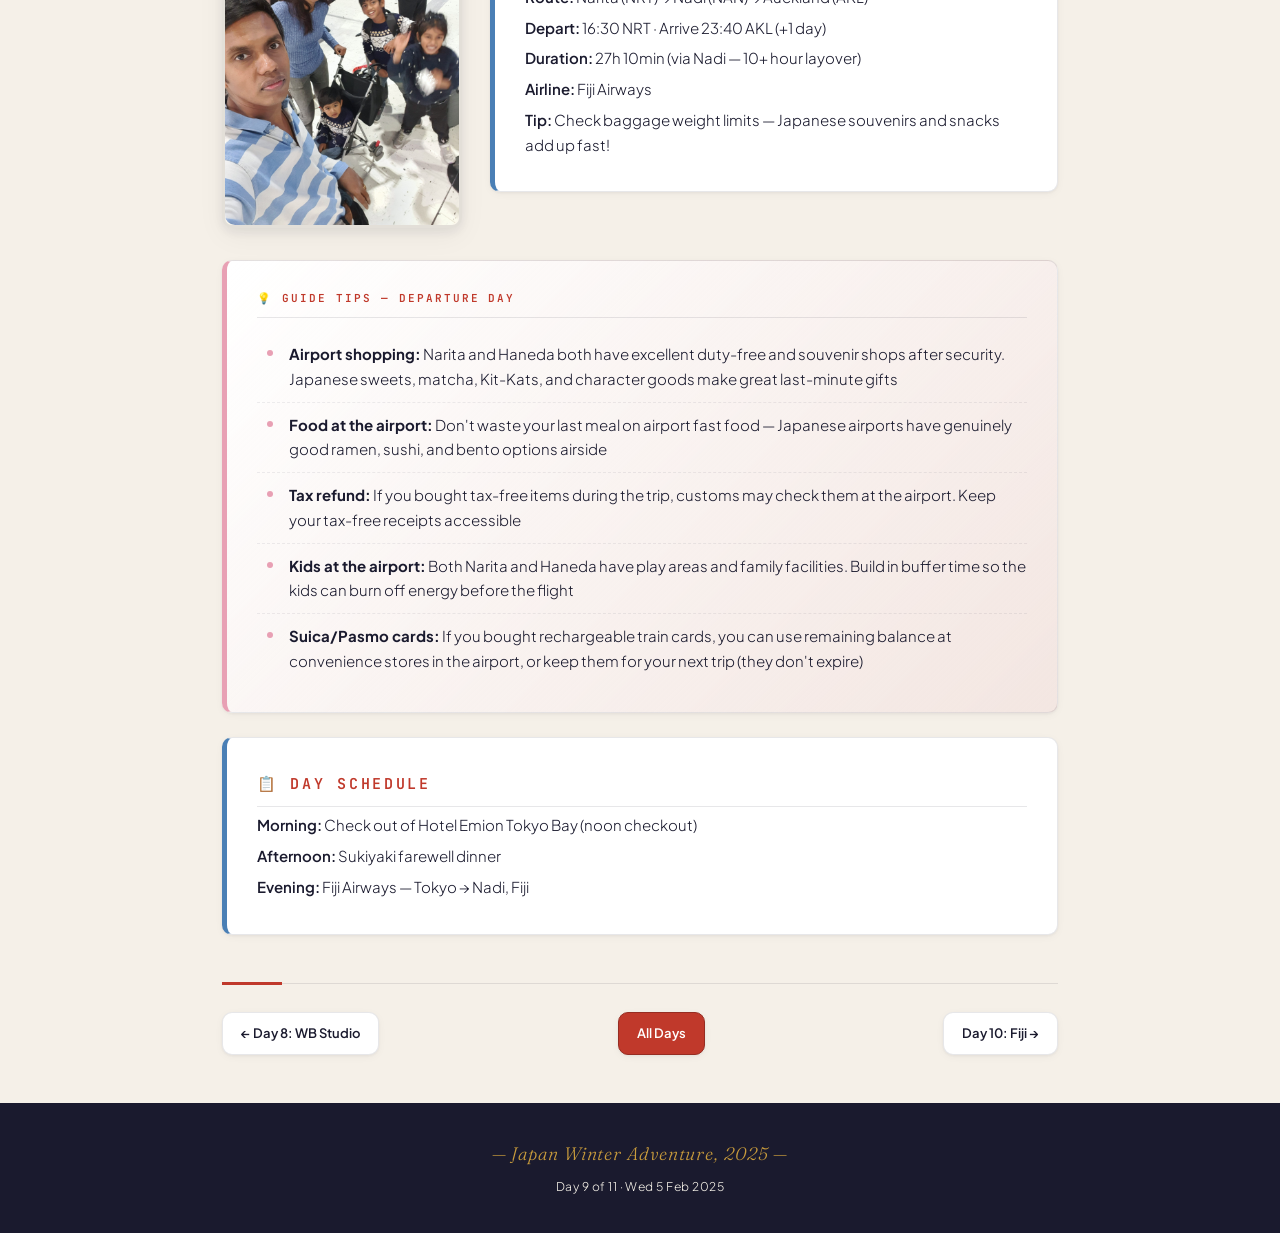
<file: Japan/day_09.html>
<!DOCTYPE html>
<html lang="en">
<head>
<meta charset="UTF-8">
<meta name="viewport" content="width=device-width, initial-scale=1.0">
<title>Day 9: Sukiyaki & Sayonara — Japan Trip 2025</title>
<link rel="stylesheet" href="styles.css">
<script src="photos.js" defer></script>
</head>
<body>
<div class="topbar"><a href="index.html">← Back to trip overview</a></div>
<div class="container">

  <div class="hero">
    <div class="day-num">Day 9 of 11</div>
    <h1>Sukiyaki &amp; Sayonara</h1>
    <div class="subtitle">A farewell feast and the flight to Fiji</div>
    <div class="hero-meta">
      <span class="country-chip">🇯🇵 Japan<span class="sub">→</span>🇫🇯 Fiji</span>
      <span class="city-chip transit">Departure</span>
      <span class="date-chip">Wed 5 Feb 2025</span>
    </div>
  </div>

  <div class="summary">Our last day in Japan. After an incredible week of theme parks, temples, bullet trains, and city exploring, it was time to say sayonara. We had one final treat — a sukiyaki farewell dinner before heading to the airport for our Fiji Airways flight home via Nadi. Bittersweet, but grateful for every moment.</div>

  <div class="pull-quote">"There's a particular sadness to your last bowl of Japanese food, knowing the next one is a long-haul flight and an ocean away. We made it count — sukiyaki, the celebratory hot pot, as our send-off."</div>

  <!-- Sukiyaki card + photo -->
  <div class="photo-content img-right">
    <div class="content-side">
      <div class="card food-card" style="margin-bottom: 0;">
        <div class="card-label">🥩 Food Highlight — Sukiyaki</div>
        <div class="food-name">Sukiyaki</div>
        <div class="food-note">Sukiyaki is a celebratory hot pot dish — thinly sliced premium beef simmered in a sweet soy-based broth (warishita) with tofu, noodles, mushrooms, and leafy greens. The tradition is to dip each piece in a bowl of beaten raw egg before eating — it sounds unusual but the egg creates a silky, rich coating that is absolutely delicious. It's communal, interactive (everyone cooks at the table), and deeply satisfying. The perfect farewell dinner for a winter trip to Japan.</div>
      </div>
    </div>
    <div class="photo-side">
      <div class="photo-slot landscape">
        <img src="images/day09-sukiyaki.jpg" alt="day09-sukiyaki.jpg">
      </div>
    </div>
  </div>

  <div class="card list-card tip-card">
    <div class="card-label">💡 Guide Tips — Sukiyaki</div>
    <ul>
      <li><strong>Kid-friendly?</strong> Absolutely. The broth is sweet (not spicy), the meat is tender, and kids enjoy the interactive cooking. Skip the raw egg dip for young children if you prefer</li>
      <li><strong>Where to find it:</strong> Look for restaurants with "すき焼き" (sukiyaki) on the sign, or ask your hotel concierge for a recommendation. Many places have picture menus</li>
      <li><strong>Budget:</strong> A good sukiyaki dinner ranges from ¥3,000–¥8,000 per person depending on the quality of beef. Premium wagyu versions are a splurge but unforgettable</li>
      <li><strong>Vs shabu-shabu:</strong> Both are hot pot dishes, but sukiyaki is sweeter and richer (soy-based broth, egg dip), while shabu-shabu is lighter (kombu broth, ponzu/sesame dip). Try both on your trip!</li>
    </ul>
  </div>

  <!-- Departure + airport photo -->
  <div class="photo-content img-left">
    <div class="photo-side">
      <div class="photo-slot portrait">
        <img src="images/day09-tokyo-airport.jpg" alt="day09-tokyo-airport.jpg">
      </div>
    </div>
    <div class="content-side">
      <div class="card travel-card" style="margin-bottom: 0;">
        <div class="card-label">✈ Sayonara, Japan</div>
        <div><strong>Route:</strong> Narita (NRT) → Nadi (NAN) → Auckland (AKL)</div>
        <div><strong>Depart:</strong> 16:30 NRT · Arrive 23:40 AKL (+1 day)</div>
        <div><strong>Duration:</strong> 27h 10min (via Nadi — 10+ hour layover)</div>
        <div><strong>Airline:</strong> Fiji Airways</div>
        <div><strong>Tip:</strong> Check baggage weight limits — Japanese souvenirs and snacks add up fast!</div>
      </div>
    </div>
  </div>

  <div class="card list-card tip-card">
    <div class="card-label">💡 Guide Tips — Departure Day</div>
    <ul>
      <li><strong>Airport shopping:</strong> Narita and Haneda both have excellent duty-free and souvenir shops after security. Japanese sweets, matcha, Kit-Kats, and character goods make great last-minute gifts</li>
      <li><strong>Food at the airport:</strong> Don't waste your last meal on airport fast food — Japanese airports have genuinely good ramen, sushi, and bento options airside</li>
      <li><strong>Tax refund:</strong> If you bought tax-free items during the trip, customs may check them at the airport. Keep your tax-free receipts accessible</li>
      <li><strong>Kids at the airport:</strong> Both Narita and Haneda have play areas and family facilities. Build in buffer time so the kids can burn off energy before the flight</li>
      <li><strong>Suica/Pasmo cards:</strong> If you bought rechargeable train cards, you can use remaining balance at convenience stores in the airport, or keep them for your next trip (they don't expire)</li>
    </ul>
  </div>

  <div class="card travel-card">
    <div class="card-label">📋 Day Schedule</div>
    <div><strong>Morning:</strong> Check out of Hotel Emion Tokyo Bay (noon checkout)</div>
    <div><strong>Afternoon:</strong> Sukiyaki farewell dinner</div>
    <div><strong>Evening:</strong> Fiji Airways — Tokyo → Nadi, Fiji</div>
  </div>

  <div class="nav-row">
    <a href="day_08.html" class="nav-link">← Day 8: WB Studio</a>
    <a href="index.html" class="nav-link nav-home">All Days</a>
    <a href="day_10.html" class="nav-link">Day 10: Fiji →</a>
  </div>
</div>
<footer>
  <div class="mark">— Japan Winter Adventure, 2025 —</div>
  <div>Day 9 of 11 · Wed 5 Feb 2025</div>
</footer>
</body>
</html>
</file>
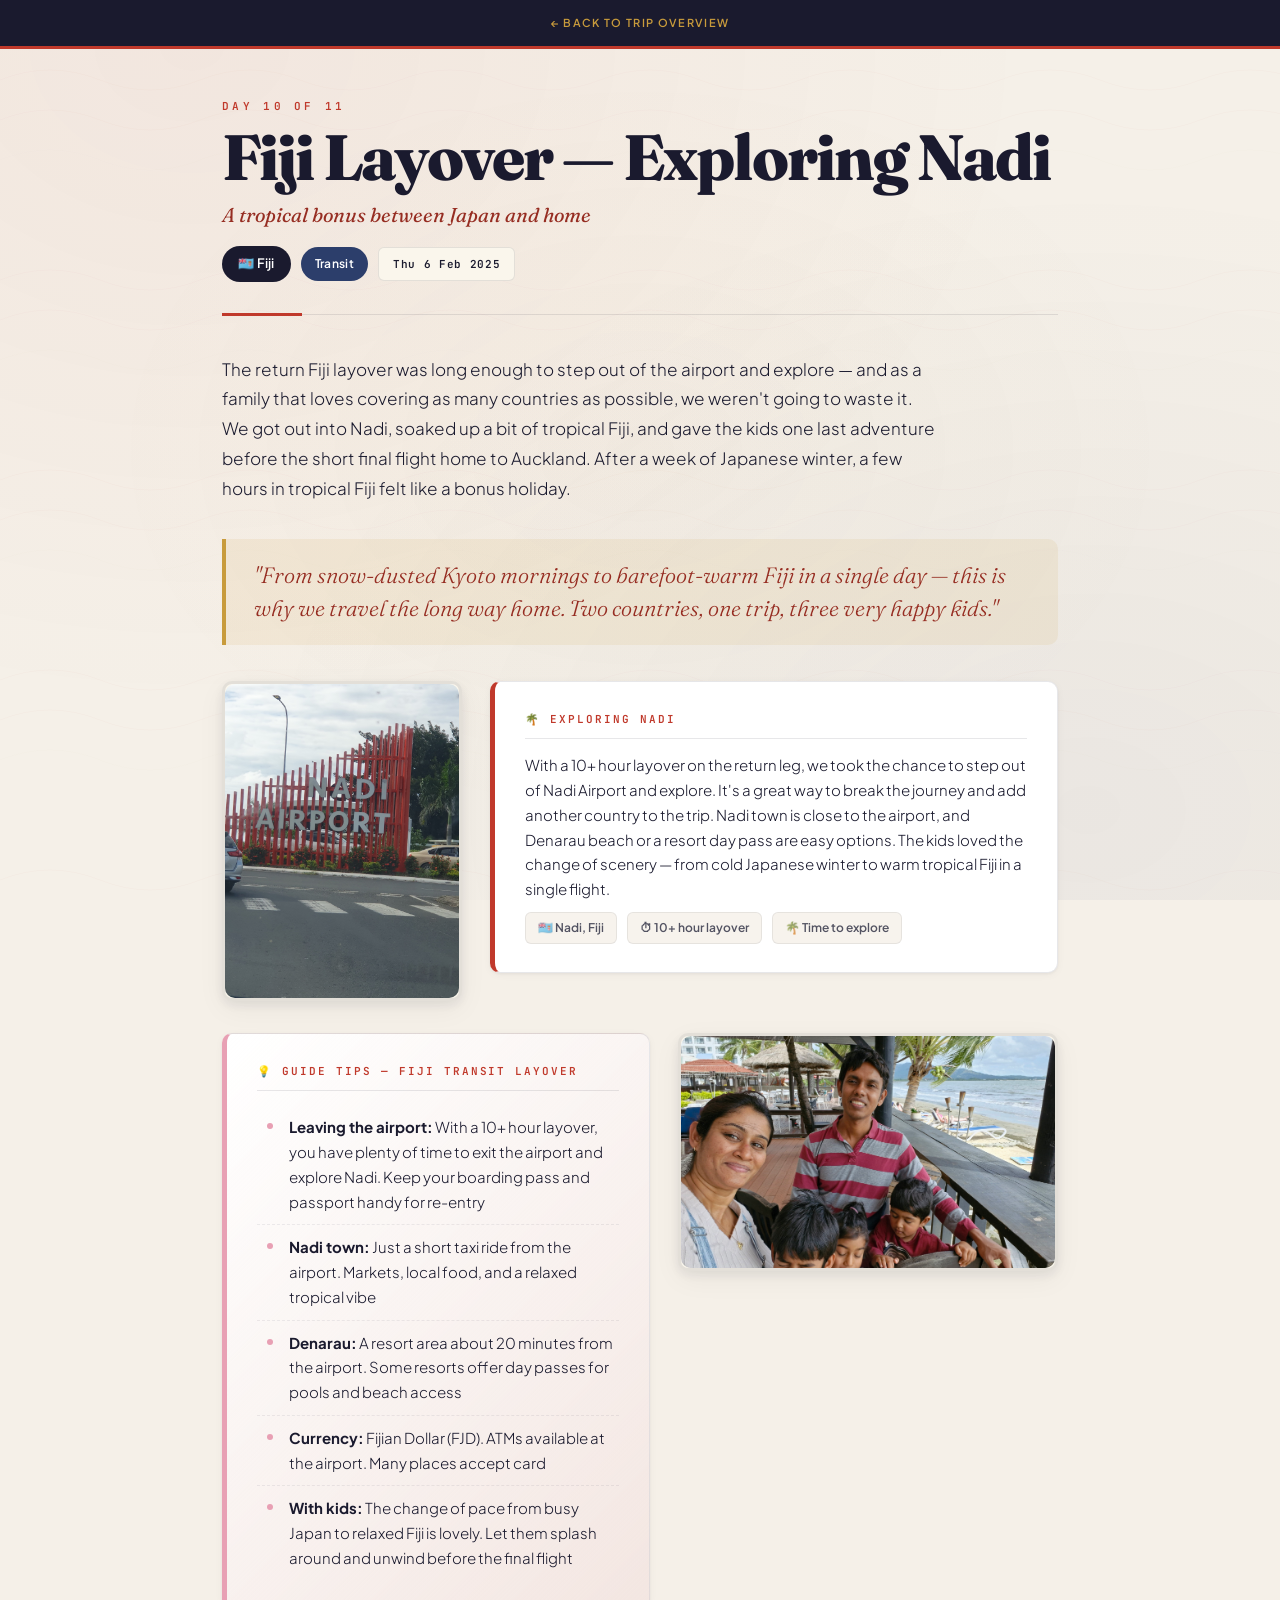
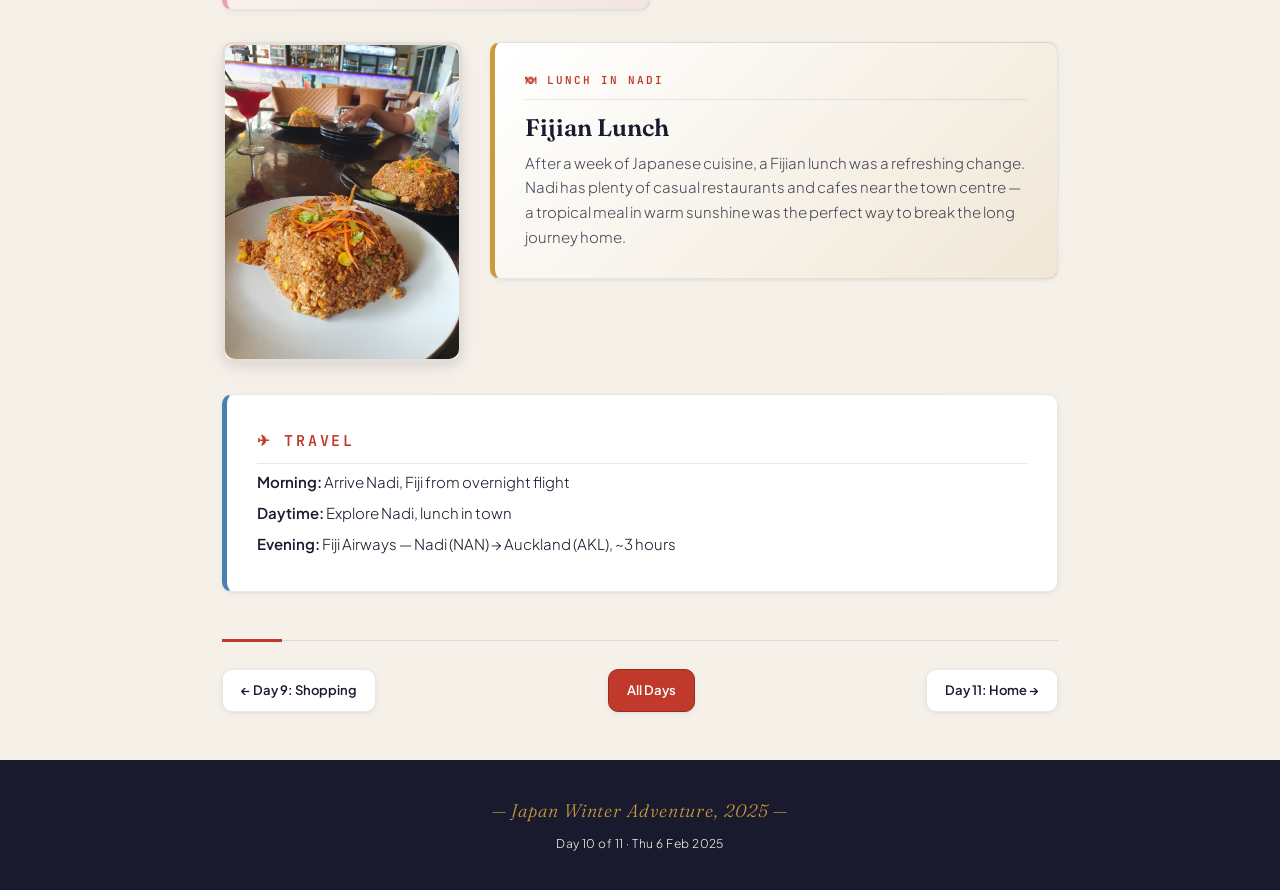
<file: Japan/day_10.html>
<!DOCTYPE html>
<html lang="en">
<head>
<meta charset="UTF-8">
<meta name="viewport" content="width=device-width, initial-scale=1.0">
<title>Day 10: Fiji Layover — Japan Trip 2025</title>
<link rel="stylesheet" href="styles.css">
<script src="photos.js" defer></script>
</head>
<body>
<div class="topbar"><a href="index.html">← Back to trip overview</a></div>
<div class="container">

  <div class="hero">
    <div class="day-num">Day 10 of 11</div>
    <h1>Fiji Layover — Exploring Nadi</h1>
    <div class="subtitle">A tropical bonus between Japan and home</div>
    <div class="hero-meta">
      <span class="country-chip">🇫🇯 Fiji</span>
      <span class="city-chip transit">Transit</span>
      <span class="date-chip">Thu 6 Feb 2025</span>
    </div>
  </div>

  <div class="summary">The return Fiji layover was long enough to step out of the airport and explore — and as a family that loves covering as many countries as possible, we weren't going to waste it. We got out into Nadi, soaked up a bit of tropical Fiji, and gave the kids one last adventure before the short final flight home to Auckland. After a week of Japanese winter, a few hours in tropical Fiji felt like a bonus holiday.</div>

  <div class="pull-quote">"From snow-dusted Kyoto mornings to barefoot-warm Fiji in a single day — this is why we travel the long way home. Two countries, one trip, three very happy kids."</div>

  <!-- Fiji card + explore photo -->
  <div class="photo-content img-left">
    <div class="photo-side">
      <div class="photo-slot portrait">
        <img src="images/day10-fiji-explore.jpg" alt="day10-fiji-explore.jpg">
      </div>
    </div>
    <div class="content-side">
      <div class="card highlight-card" style="margin-bottom: 0;">
        <div class="card-label">🌴 Exploring Nadi</div>
        <div class="ex-note">With a 10+ hour layover on the return leg, we took the chance to step out of Nadi Airport and explore. It's a great way to break the journey and add another country to the trip. Nadi town is close to the airport, and Denarau beach or a resort day pass are easy options. The kids loved the change of scenery — from cold Japanese winter to warm tropical Fiji in a single flight.</div>
        <div class="ex-meta" style="margin-top: 10px;">
          <span>🇫🇯 Nadi, Fiji</span>
          <span>⏱ 10+ hour layover</span>
          <span>🌴 Time to explore</span>
        </div>
      </div>
    </div>
  </div>

  <!-- Family photo + tips -->
  <div class="photo-content img-right">
    <div class="content-side">
      <div class="card list-card tip-card" style="margin-bottom: 0;">
        <div class="card-label">💡 Guide Tips — Fiji Transit Layover</div>
        <ul>
          <li><strong>Leaving the airport:</strong> With a 10+ hour layover, you have plenty of time to exit the airport and explore Nadi. Keep your boarding pass and passport handy for re-entry</li>
          <li><strong>Nadi town:</strong> Just a short taxi ride from the airport. Markets, local food, and a relaxed tropical vibe</li>
          <li><strong>Denarau:</strong> A resort area about 20 minutes from the airport. Some resorts offer day passes for pools and beach access</li>
          <li><strong>Currency:</strong> Fijian Dollar (FJD). ATMs available at the airport. Many places accept card</li>
          <li><strong>With kids:</strong> The change of pace from busy Japan to relaxed Fiji is lovely. Let them splash around and unwind before the final flight</li>
        </ul>
      </div>
    </div>
    <div class="photo-side">
      <div class="photo-slot landscape">
        <img src="images/day10-fiji-family.jpg" alt="day10-fiji-family.jpg">
      </div>
    </div>
  </div>

  <div class="photo-content img-left">
    <div class="photo-side">
      <div class="photo-slot portrait">
        <img src="images/day10-fiji-lunch.jpg" alt="day10-fiji-lunch.jpg">
      </div>
    </div>
    <div class="content-side">
      <div class="card food-card" style="margin-bottom: 0;">
        <div class="card-label">🍽 Lunch in Nadi</div>
        <div class="food-name">Fijian Lunch</div>
        <div class="food-note">After a week of Japanese cuisine, a Fijian lunch was a refreshing change. Nadi has plenty of casual restaurants and cafes near the town centre — a tropical meal in warm sunshine was the perfect way to break the long journey home.</div>
      </div>
    </div>
  </div>

  <div class="card travel-card">
    <div class="card-label">✈ Travel</div>
    <div><strong>Morning:</strong> Arrive Nadi, Fiji from overnight flight</div>
    <div><strong>Daytime:</strong> Explore Nadi, lunch in town</div>
    <div><strong>Evening:</strong> Fiji Airways — Nadi (NAN) → Auckland (AKL), ~3 hours</div>
  </div>

  <div class="nav-row">
    <a href="day_09.html" class="nav-link">← Day 9: Shopping</a>
    <a href="index.html" class="nav-link nav-home">All Days</a>
    <a href="day_11.html" class="nav-link">Day 11: Home →</a>
  </div>
</div>
<footer>
  <div class="mark">— Japan Winter Adventure, 2025 —</div>
  <div>Day 10 of 11 · Thu 6 Feb 2025</div>
</footer>
</body>
</html>
</file>
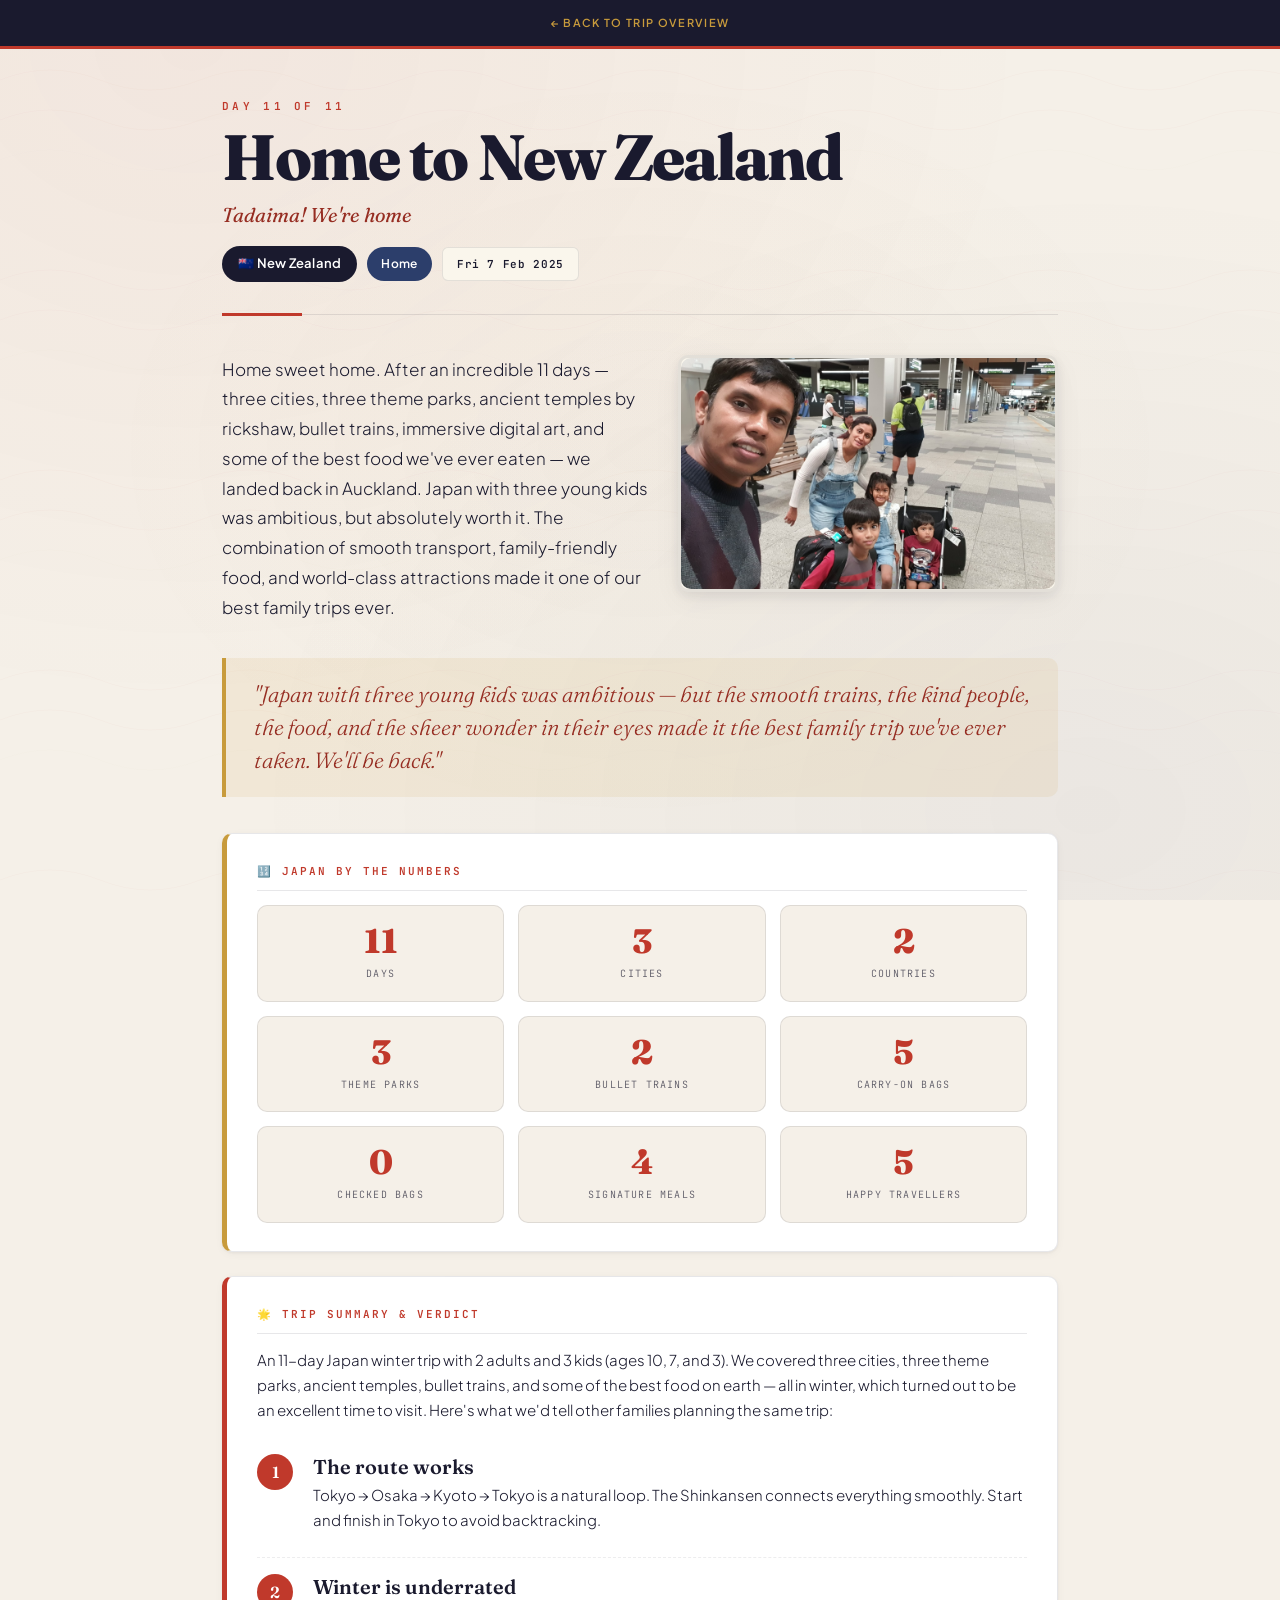
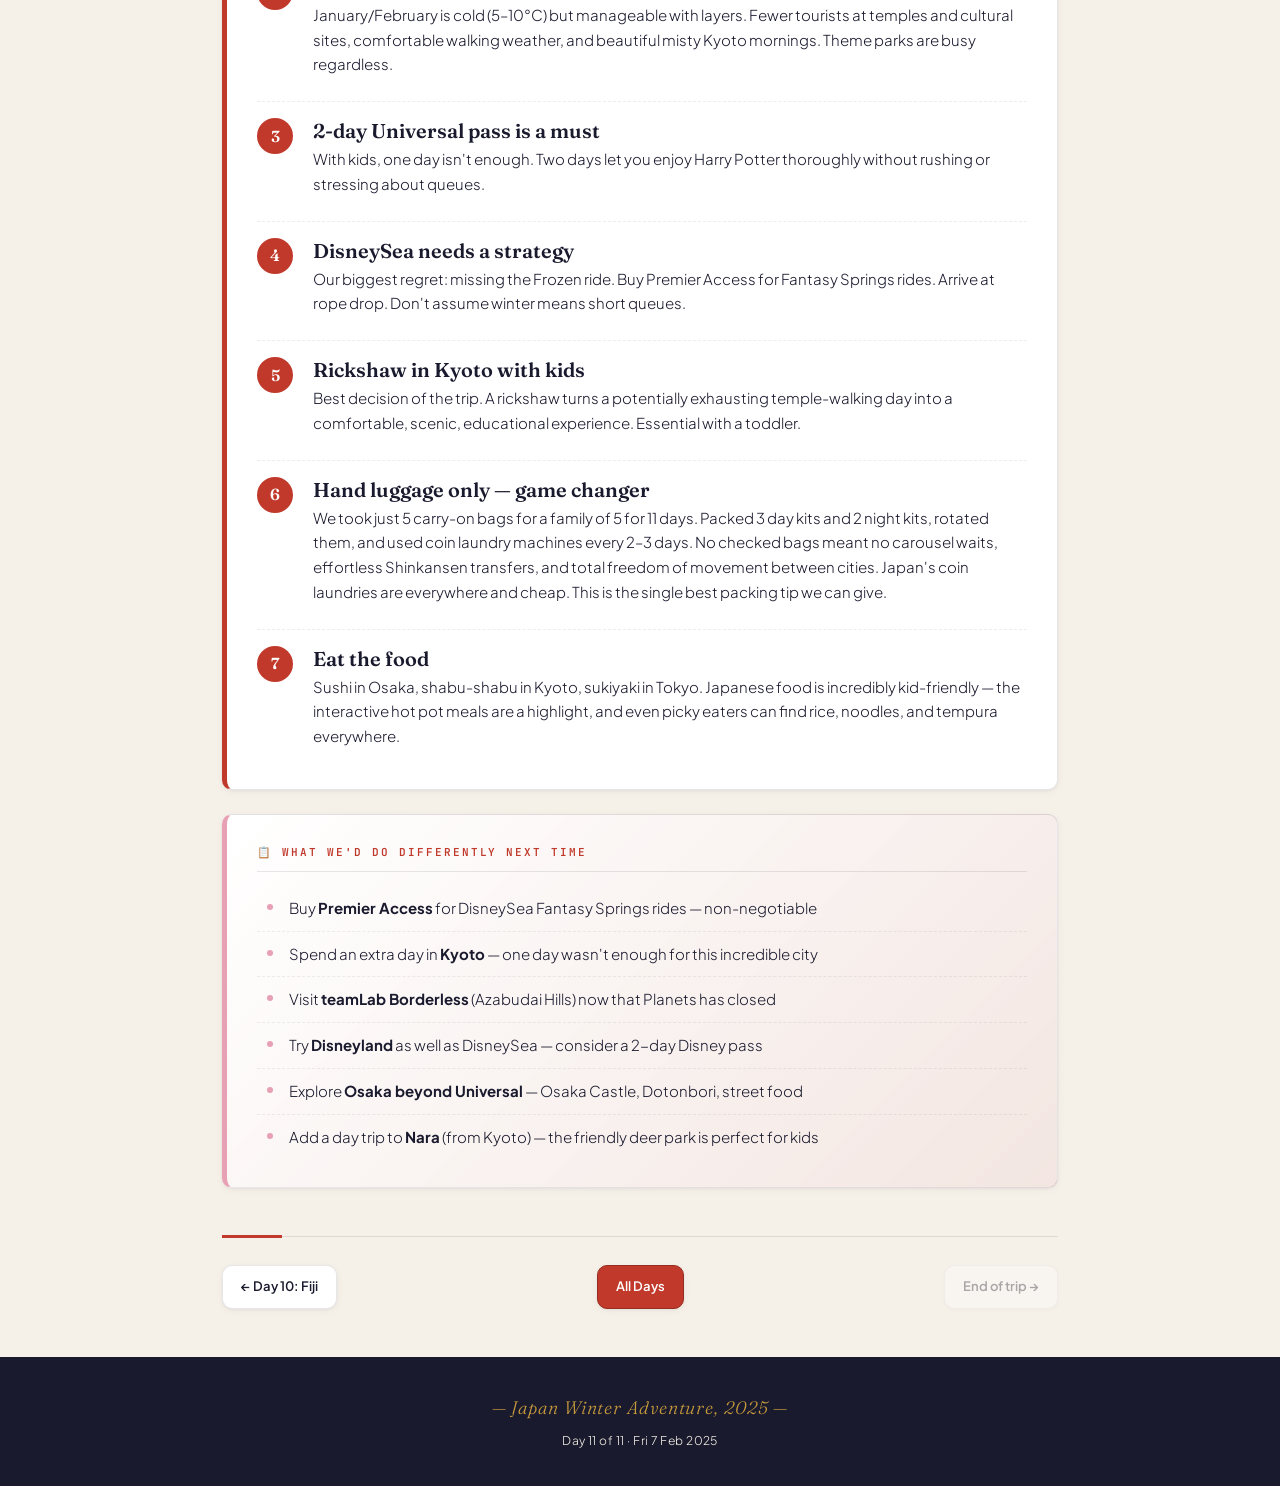
<file: Japan/day_11.html>
<!DOCTYPE html>
<html lang="en">
<head>
<meta charset="UTF-8">
<meta name="viewport" content="width=device-width, initial-scale=1.0">
<title>Day 11: Home to New Zealand — Japan Trip 2025</title>
<link rel="stylesheet" href="styles.css">
<script src="photos.js" defer></script>
</head>
<body>
<div class="topbar"><a href="index.html">← Back to trip overview</a></div>
<div class="container">

  <div class="hero">
    <div class="day-num">Day 11 of 11</div>
    <h1>Home to New Zealand</h1>
    <div class="subtitle">Tadaima! We're home</div>
    <div class="hero-meta">
      <span class="country-chip">🇳🇿 New Zealand</span>
      <span class="city-chip transit">Home</span>
      <span class="date-chip">Fri 7 Feb 2025</span>
    </div>
  </div>

  <!-- Home photo + summary -->
  <div class="photo-content img-right">
    <div class="content-side">
      <div class="summary" style="margin-bottom: 0;">Home sweet home. After an incredible 11 days — three cities, three theme parks, ancient temples by rickshaw, bullet trains, immersive digital art, and some of the best food we've ever eaten — we landed back in Auckland. Japan with three young kids was ambitious, but absolutely worth it. The combination of smooth transport, family-friendly food, and world-class attractions made it one of our best family trips ever.</div>
    </div>
    <div class="photo-side">
      <div class="photo-slot landscape">
        <img src="images/day11-home-nz.jpg" alt="day11-home-nz.jpg">
      </div>
    </div>
  </div>

  <div class="pull-quote">"Japan with three young kids was ambitious — but the smooth trains, the kind people, the food, and the sheer wonder in their eyes made it the best family trip we've ever taken. We'll be back."</div>

  <div class="card highlight-card" style="border-left-color: var(--gold);">
    <div class="card-label">🔢 Japan by the Numbers</div>
    <div class="stat-grid">
      <div class="stat"><div class="num">11</div><div class="lbl">Days</div></div>
      <div class="stat"><div class="num">3</div><div class="lbl">Cities</div></div>
      <div class="stat"><div class="num">2</div><div class="lbl">Countries</div></div>
      <div class="stat"><div class="num">3</div><div class="lbl">Theme Parks</div></div>
      <div class="stat"><div class="num">2</div><div class="lbl">Bullet Trains</div></div>
      <div class="stat"><div class="num">5</div><div class="lbl">Carry-on Bags</div></div>
      <div class="stat"><div class="num">0</div><div class="lbl">Checked Bags</div></div>
      <div class="stat"><div class="num">4</div><div class="lbl">Signature Meals</div></div>
      <div class="stat"><div class="num">5</div><div class="lbl">Happy Travellers</div></div>
    </div>
  </div>

  <div class="card highlight-card">
    <div class="card-label">🌟 Trip Summary &amp; Verdict</div>
    <div class="ex-note" style="margin-bottom: 16px;">An 11-day Japan winter trip with 2 adults and 3 kids (ages 10, 7, and 3). We covered three cities, three theme parks, ancient temples, bullet trains, and some of the best food on earth — all in winter, which turned out to be an excellent time to visit. Here's what we'd tell other families planning the same trip:</div>

    <div class="excursion-item">
      <div class="ex-num">1</div>
      <div>
        <div class="ex-name">The route works</div>
        <div class="ex-note">Tokyo → Osaka → Kyoto → Tokyo is a natural loop. The Shinkansen connects everything smoothly. Start and finish in Tokyo to avoid backtracking.</div>
      </div>
    </div>
    <div class="excursion-item">
      <div class="ex-num">2</div>
      <div>
        <div class="ex-name">Winter is underrated</div>
        <div class="ex-note">January/February is cold (5–10°C) but manageable with layers. Fewer tourists at temples and cultural sites, comfortable walking weather, and beautiful misty Kyoto mornings. Theme parks are busy regardless.</div>
      </div>
    </div>
    <div class="excursion-item">
      <div class="ex-num">3</div>
      <div>
        <div class="ex-name">2-day Universal pass is a must</div>
        <div class="ex-note">With kids, one day isn't enough. Two days let you enjoy Harry Potter thoroughly without rushing or stressing about queues.</div>
      </div>
    </div>
    <div class="excursion-item">
      <div class="ex-num">4</div>
      <div>
        <div class="ex-name">DisneySea needs a strategy</div>
        <div class="ex-note">Our biggest regret: missing the Frozen ride. Buy Premier Access for Fantasy Springs rides. Arrive at rope drop. Don't assume winter means short queues.</div>
      </div>
    </div>
    <div class="excursion-item">
      <div class="ex-num">5</div>
      <div>
        <div class="ex-name">Rickshaw in Kyoto with kids</div>
        <div class="ex-note">Best decision of the trip. A rickshaw turns a potentially exhausting temple-walking day into a comfortable, scenic, educational experience. Essential with a toddler.</div>
      </div>
    </div>
    <div class="excursion-item">
      <div class="ex-num">6</div>
      <div>
        <div class="ex-name">Hand luggage only — game changer</div>
        <div class="ex-note">We took just 5 carry-on bags for a family of 5 for 11 days. Packed 3 day kits and 2 night kits, rotated them, and used coin laundry machines every 2–3 days. No checked bags meant no carousel waits, effortless Shinkansen transfers, and total freedom of movement between cities. Japan's coin laundries are everywhere and cheap. This is the single best packing tip we can give.</div>
      </div>
    </div>
    <div class="excursion-item">
      <div class="ex-num">7</div>
      <div>
        <div class="ex-name">Eat the food</div>
        <div class="ex-note">Sushi in Osaka, shabu-shabu in Kyoto, sukiyaki in Tokyo. Japanese food is incredibly kid-friendly — the interactive hot pot meals are a highlight, and even picky eaters can find rice, noodles, and tempura everywhere.</div>
      </div>
    </div>
  </div>

  <div class="card list-card tip-card">
    <div class="card-label">📋 What We'd Do Differently Next Time</div>
    <ul>
      <li>Buy <strong>Premier Access</strong> for DisneySea Fantasy Springs rides — non-negotiable</li>
      <li>Spend an extra day in <strong>Kyoto</strong> — one day wasn't enough for this incredible city</li>
      <li>Visit <strong>teamLab Borderless</strong> (Azabudai Hills) now that Planets has closed</li>
      <li>Try <strong>Disneyland</strong> as well as DisneySea — consider a 2-day Disney pass</li>
      <li>Explore <strong>Osaka beyond Universal</strong> — Osaka Castle, Dotonbori, street food</li>
      <li>Add a day trip to <strong>Nara</strong> (from Kyoto) — the friendly deer park is perfect for kids</li>
    </ul>
  </div>

  <div class="nav-row">
    <a href="day_10.html" class="nav-link">← Day 10: Fiji</a>
    <a href="index.html" class="nav-link nav-home">All Days</a>
    <span class="nav-link disabled">End of trip →</span>
  </div>
</div>
<footer>
  <div class="mark">— Japan Winter Adventure, 2025 —</div>
  <div>Day 11 of 11 · Fri 7 Feb 2025</div>
</footer>
</body>
</html>
</file>
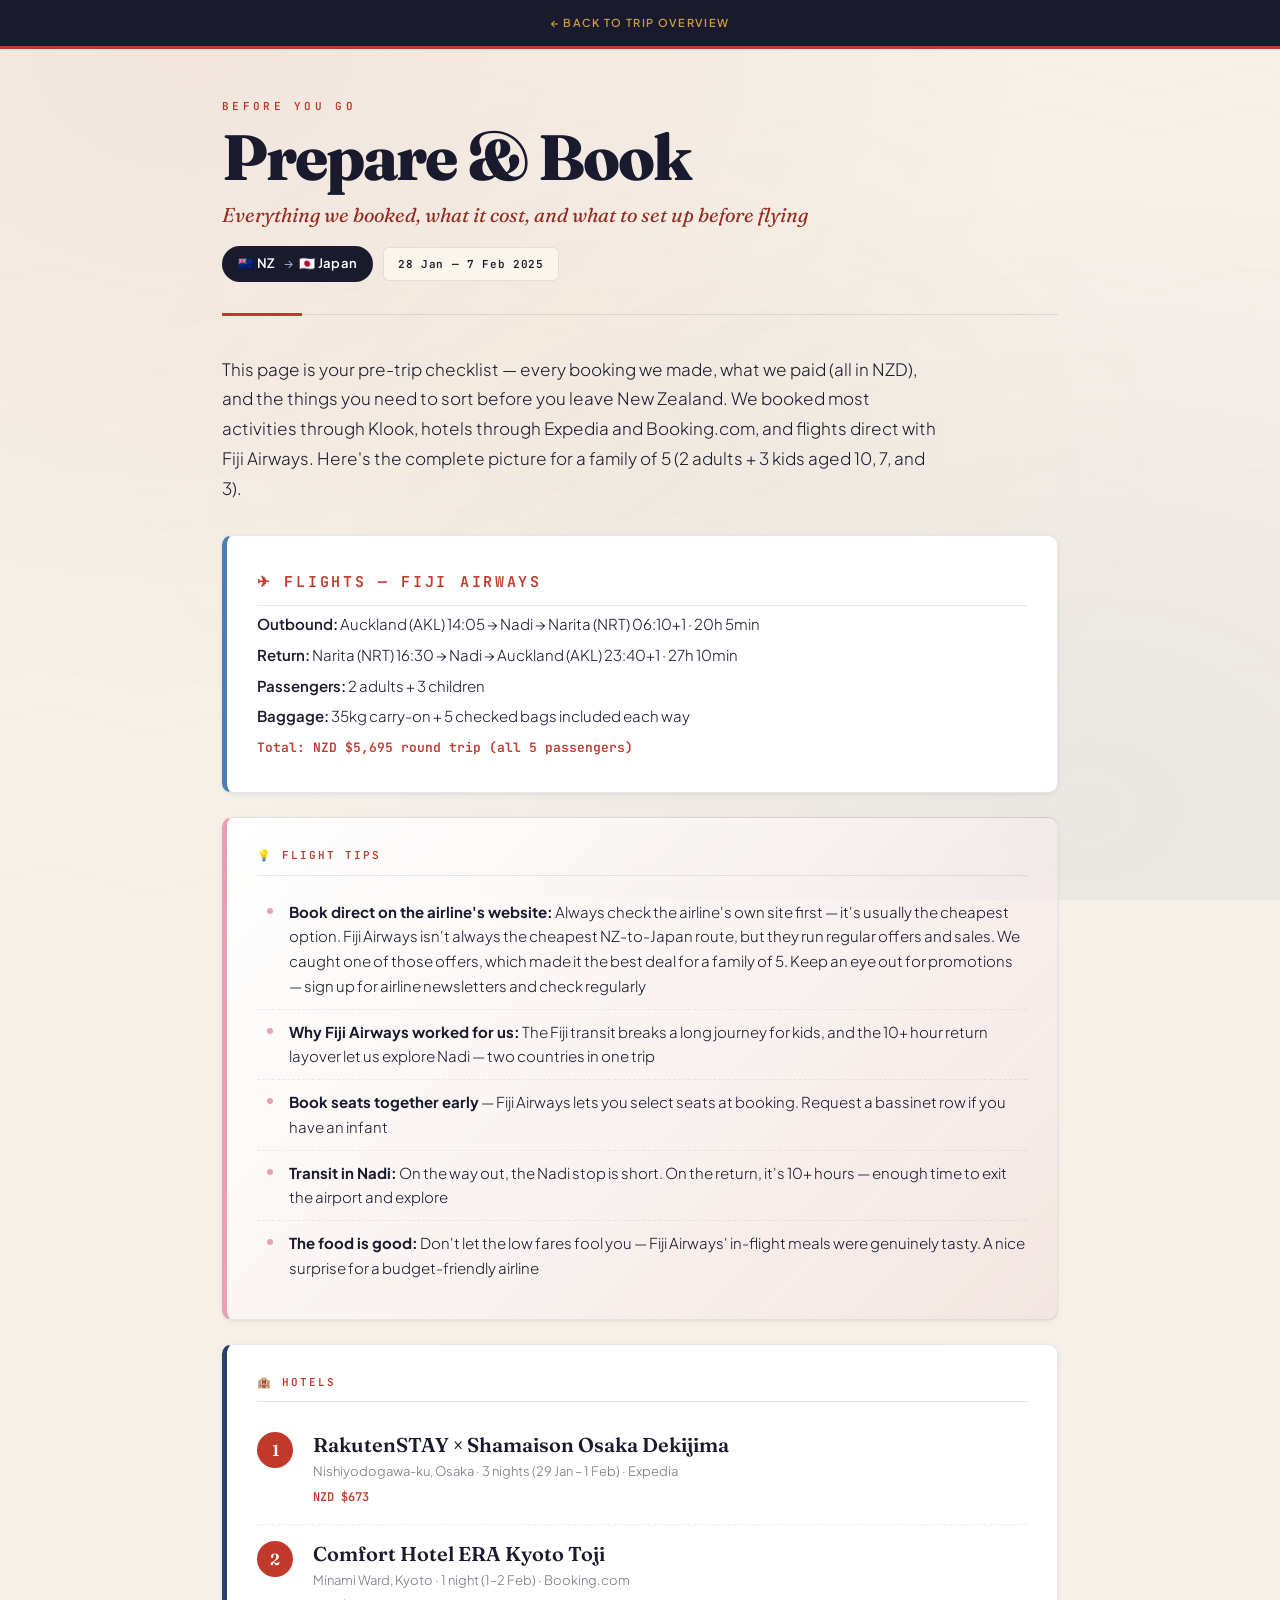
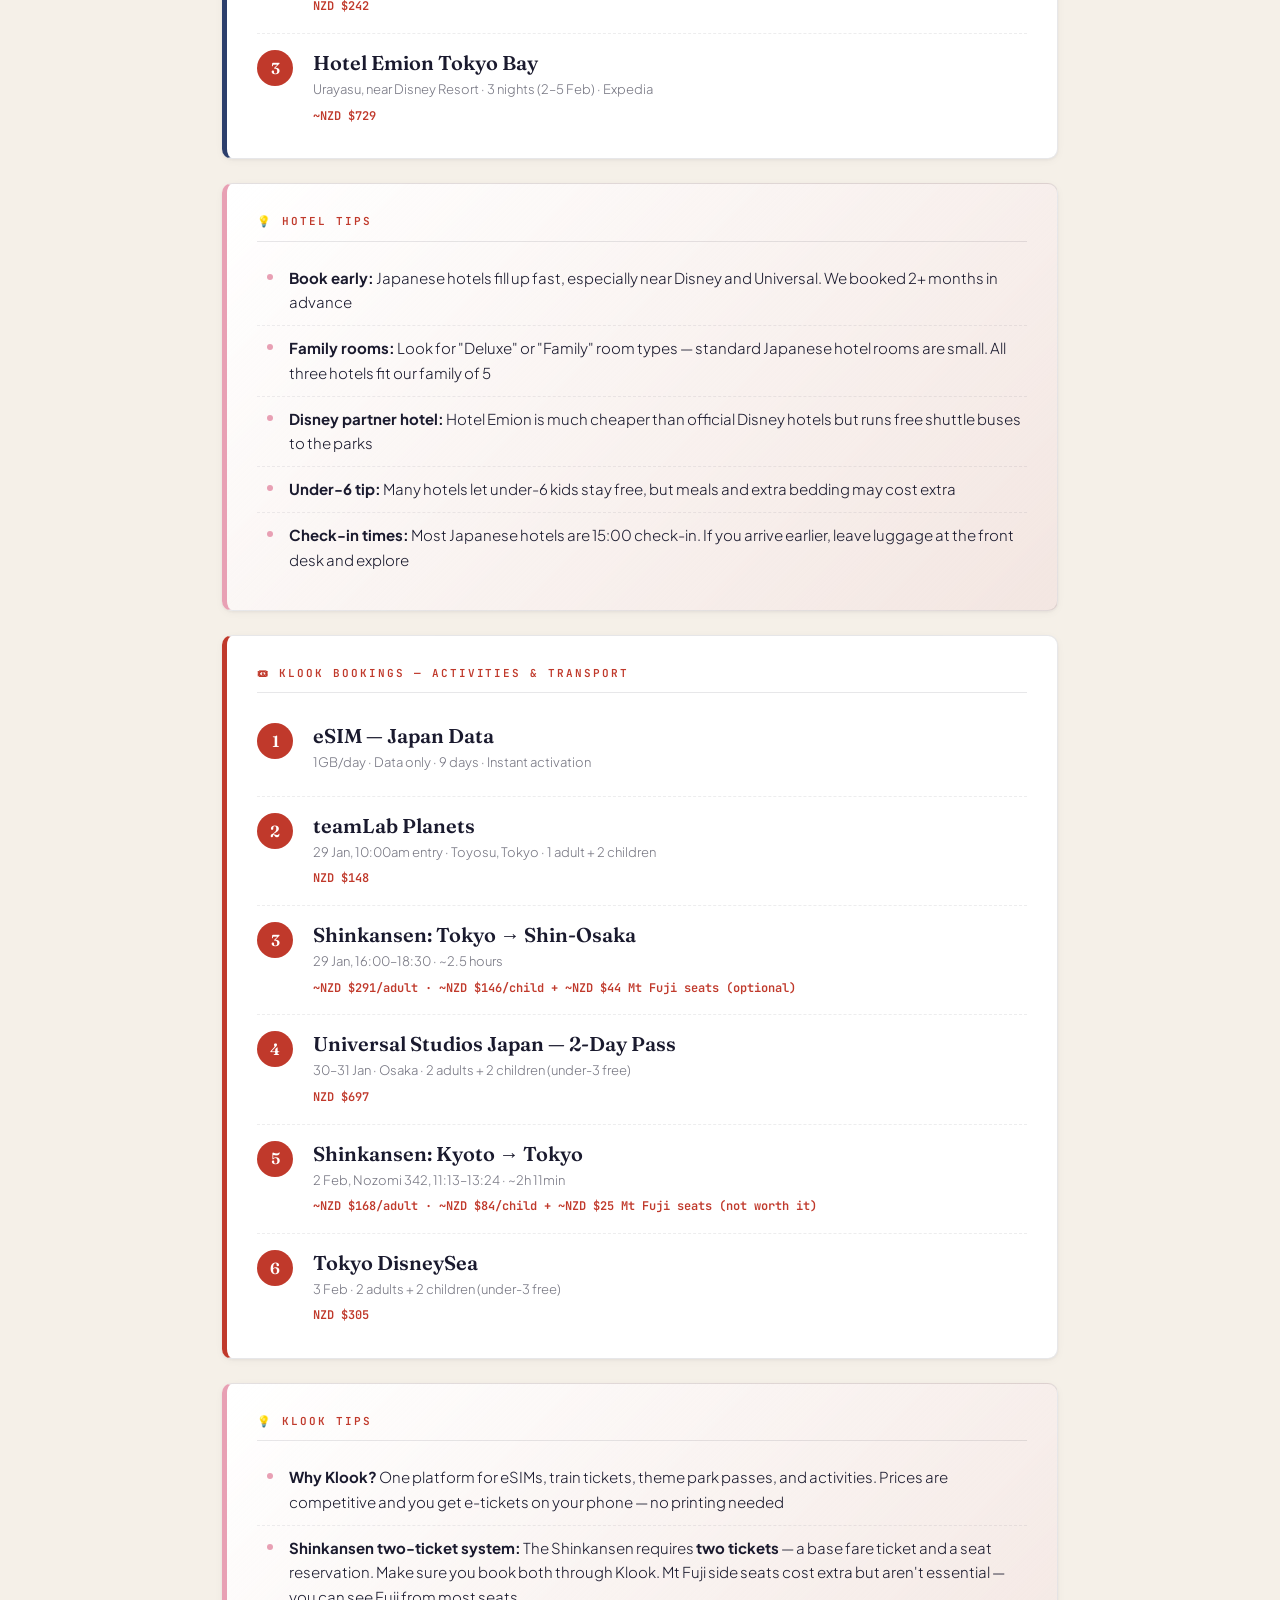
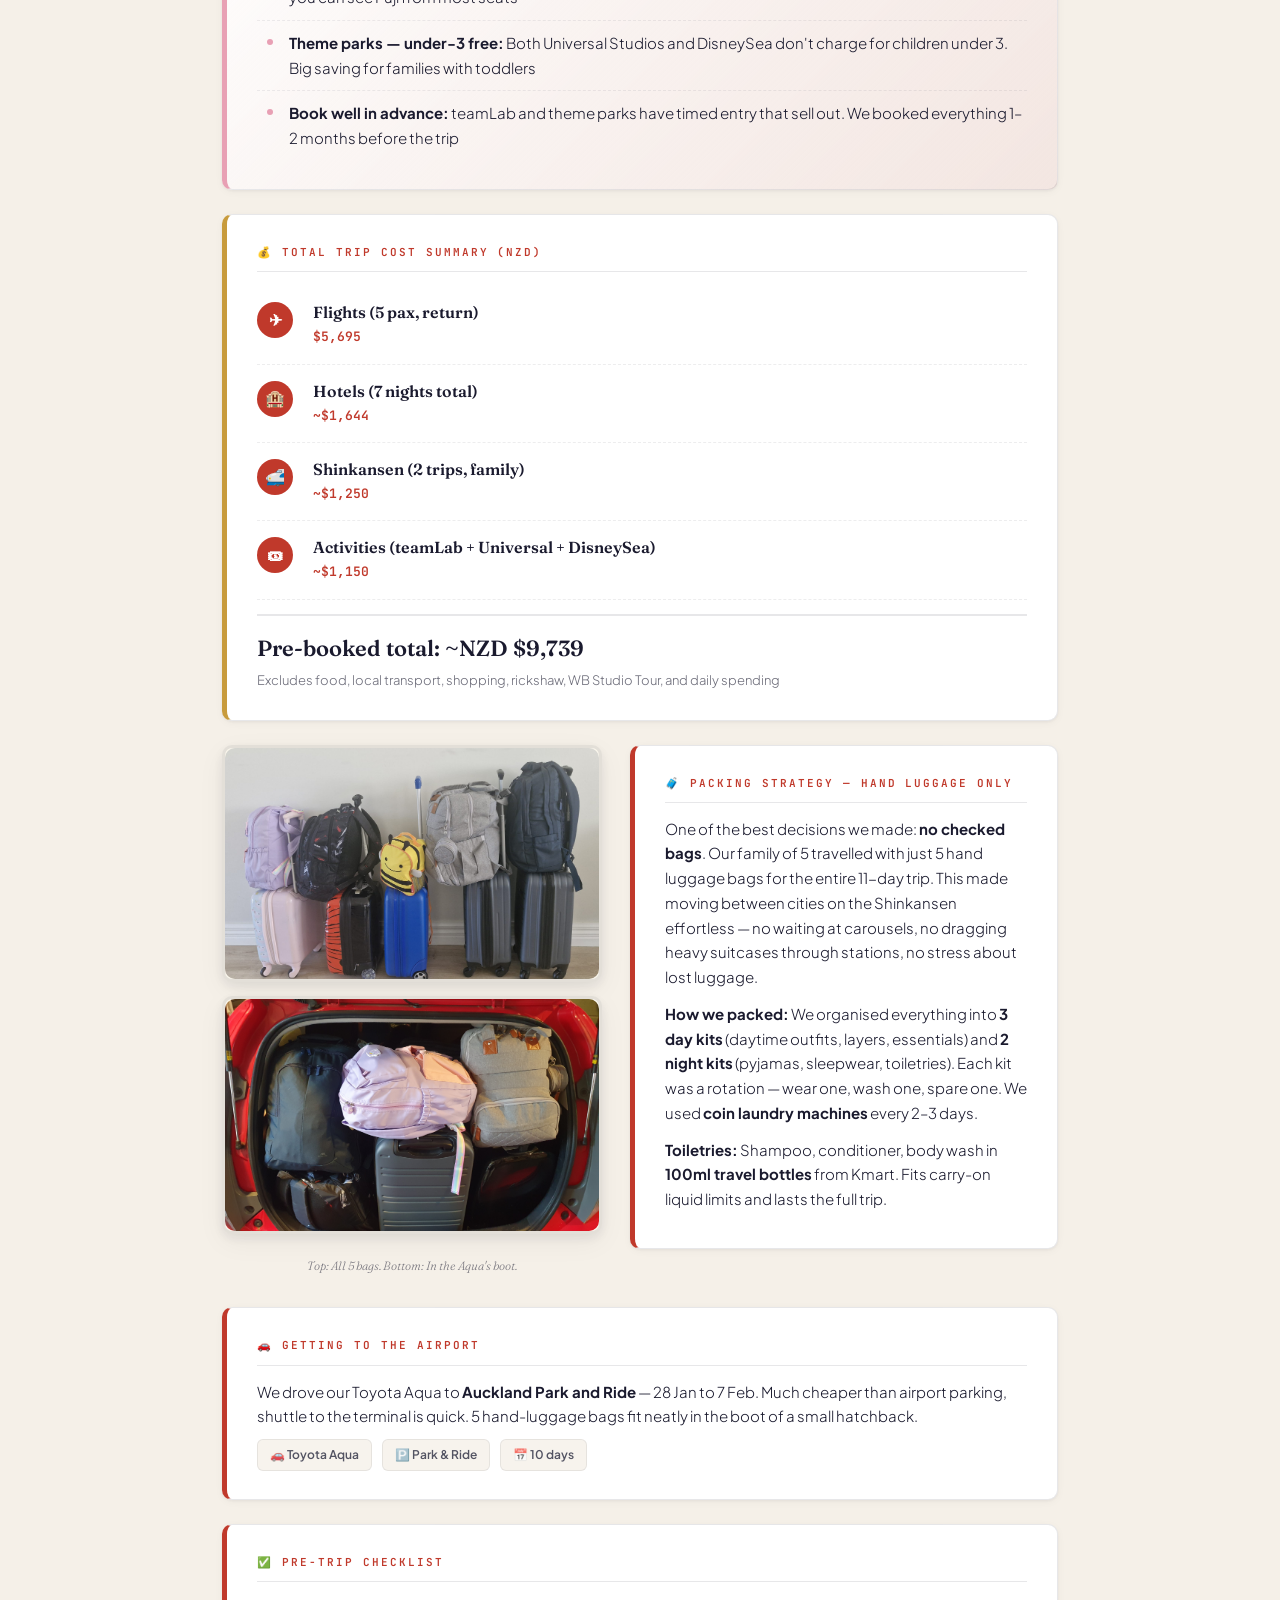
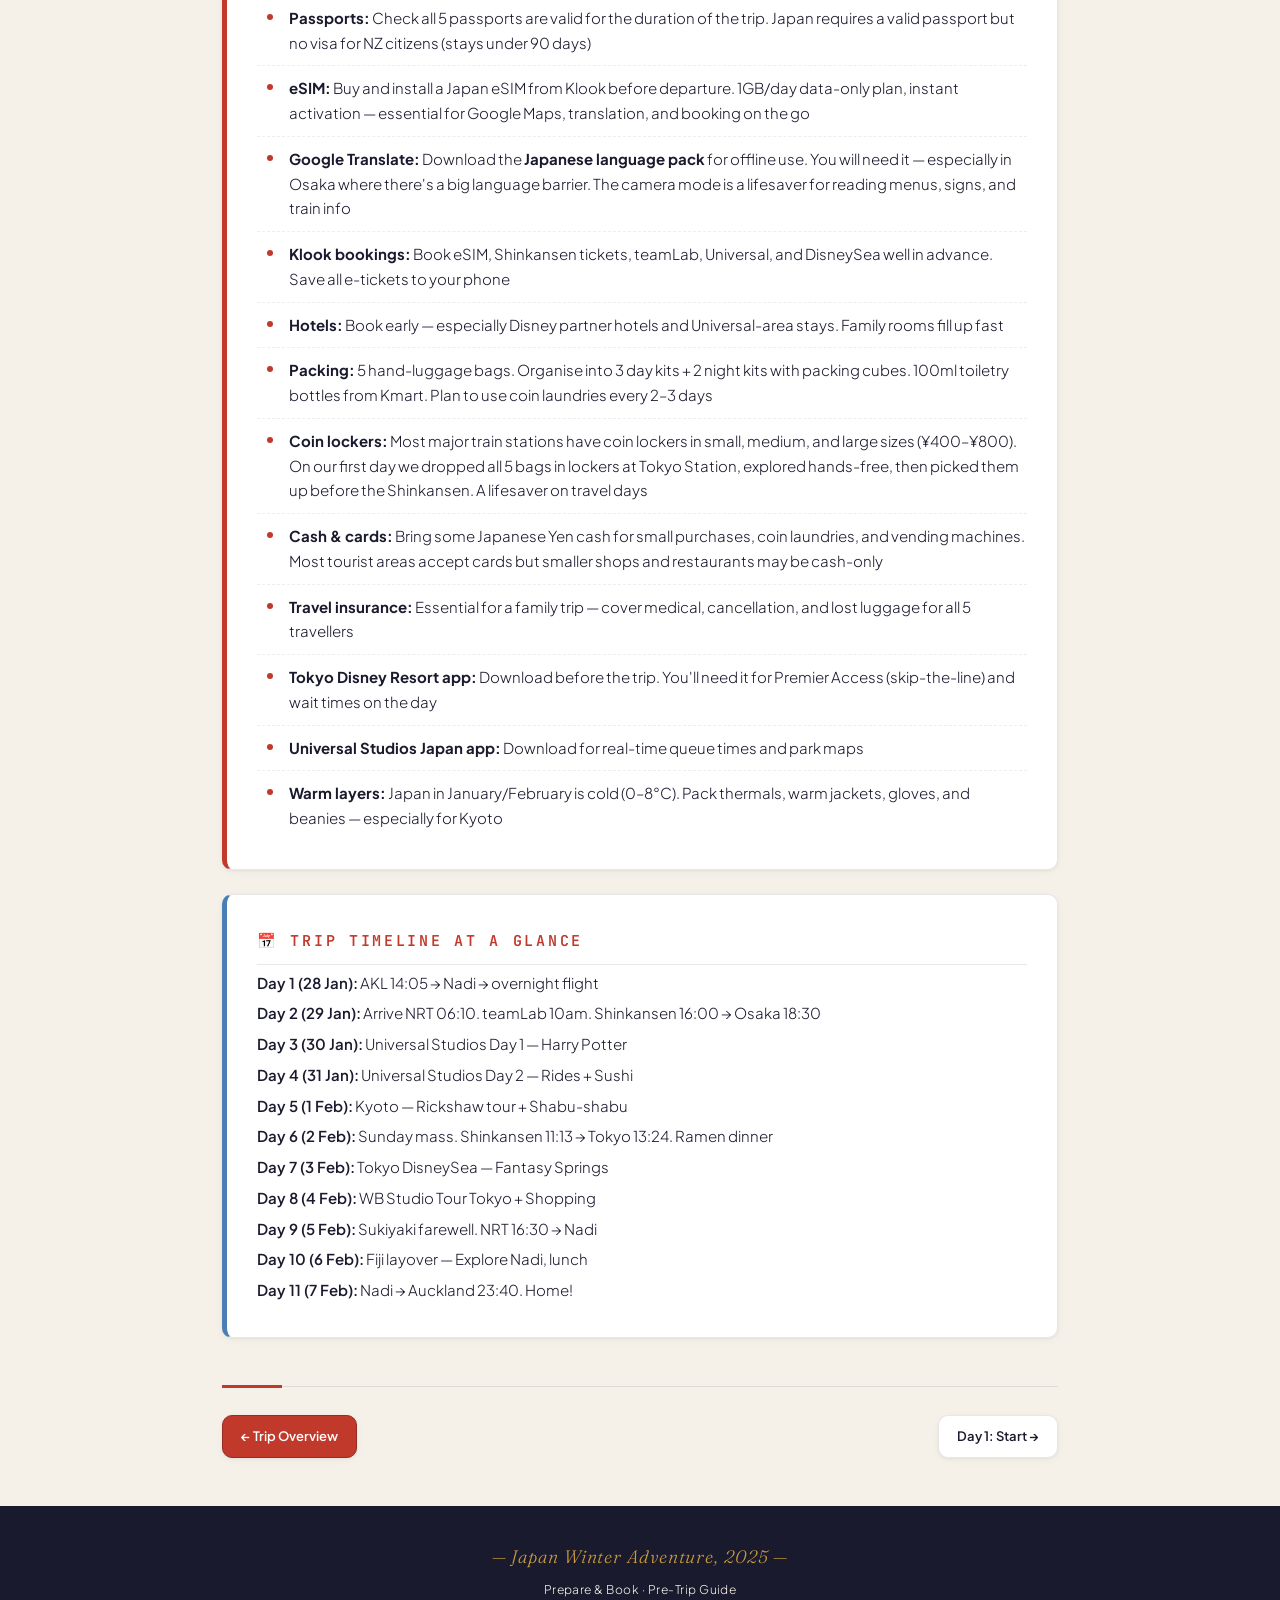
<file: Japan/prepare.html>
<!DOCTYPE html>
<html lang="en">
<head>
<meta charset="UTF-8">
<meta name="viewport" content="width=device-width, initial-scale=1.0">
<title>Prepare — Japan Trip 2025</title>
<link rel="stylesheet" href="styles.css">
<script src="photos.js" defer></script>
</head>
<body>
<div class="topbar"><a href="index.html">← Back to trip overview</a></div>
<div class="container">

  <div class="hero">
    <div class="day-num">Before You Go</div>
    <h1>Prepare &amp; Book</h1>
    <div class="subtitle">Everything we booked, what it cost, and what to set up before flying</div>
    <div class="hero-meta">
      <span class="country-chip">🇳🇿 NZ<span class="sub">→</span>🇯🇵 Japan</span>
      <span class="date-chip">28 Jan — 7 Feb 2025</span>
    </div>
  </div>

  <div class="summary">This page is your pre-trip checklist — every booking we made, what we paid (all in NZD), and the things you need to sort before you leave New Zealand. We booked most activities through Klook, hotels through Expedia and Booking.com, and flights direct with Fiji Airways. Here's the complete picture for a family of 5 (2 adults + 3 kids aged 10, 7, and 3).</div>

  <!-- ═══ FLIGHTS ═══ -->
  <div class="card travel-card">
    <div class="card-label">✈ Flights — Fiji Airways</div>
    <div><strong>Outbound:</strong> Auckland (AKL) 14:05 → Nadi → Narita (NRT) 06:10+1 · 20h 5min</div>
    <div><strong>Return:</strong> Narita (NRT) 16:30 → Nadi → Auckland (AKL) 23:40+1 · 27h 10min</div>
    <div><strong>Passengers:</strong> 2 adults + 3 children</div>
    <div><strong>Baggage:</strong> 35kg carry-on + 5 checked bags included each way</div>
    <div style="margin-top: 8px; font-family: 'JetBrains Mono', monospace; font-size: 13px; color: var(--vermillion); font-weight: 600;">Total: NZD $5,695 round trip (all 5 passengers)</div>
  </div>

  <div class="card list-card tip-card">
    <div class="card-label">💡 Flight Tips</div>
    <ul>
      <li><strong>Book direct on the airline's website:</strong> Always check the airline's own site first — it's usually the cheapest option. Fiji Airways isn't always the cheapest NZ-to-Japan route, but they run regular offers and sales. We caught one of those offers, which made it the best deal for a family of 5. Keep an eye out for promotions — sign up for airline newsletters and check regularly</li>
      <li><strong>Why Fiji Airways worked for us:</strong> The Fiji transit breaks a long journey for kids, and the 10+ hour return layover let us explore Nadi — two countries in one trip</li>
      <li><strong>Book seats together early</strong> — Fiji Airways lets you select seats at booking. Request a bassinet row if you have an infant</li>
      <li><strong>Transit in Nadi:</strong> On the way out, the Nadi stop is short. On the return, it's 10+ hours — enough time to exit the airport and explore</li>
      <li><strong>The food is good:</strong> Don't let the low fares fool you — Fiji Airways' in-flight meals were genuinely tasty. A nice surprise for a budget-friendly airline</li>
    </ul>
  </div>

  <!-- ═══ HOTELS ═══ -->
  <div class="card highlight-card" style="border-left-color: var(--indigo);">
    <div class="card-label">🏨 Hotels</div>
    <div class="excursion-item">
      <div class="ex-num">1</div>
      <div>
        <div class="ex-name">RakutenSTAY × Shamaison Osaka Dekijima</div>
        <div class="ex-addr">Nishiyodogawa-ku, Osaka · 3 nights (29 Jan – 1 Feb) · Expedia</div>
        <div style="font-family: 'JetBrains Mono', monospace; font-size: 12px; color: var(--vermillion); font-weight: 600; margin-top: 2px;">NZD $673</div>
      </div>
    </div>
    <div class="excursion-item">
      <div class="ex-num">2</div>
      <div>
        <div class="ex-name">Comfort Hotel ERA Kyoto Toji</div>
        <div class="ex-addr">Minami Ward, Kyoto · 1 night (1–2 Feb) · Booking.com</div>
        <div style="font-family: 'JetBrains Mono', monospace; font-size: 12px; color: var(--vermillion); font-weight: 600; margin-top: 2px;">NZD $242</div>
      </div>
    </div>
    <div class="excursion-item">
      <div class="ex-num">3</div>
      <div>
        <div class="ex-name">Hotel Emion Tokyo Bay</div>
        <div class="ex-addr">Urayasu, near Disney Resort · 3 nights (2–5 Feb) · Expedia</div>
        <div style="font-family: 'JetBrains Mono', monospace; font-size: 12px; color: var(--vermillion); font-weight: 600; margin-top: 2px;">~NZD $729</div>
      </div>
    </div>
  </div>

  <div class="card list-card tip-card">
    <div class="card-label">💡 Hotel Tips</div>
    <ul>
      <li><strong>Book early:</strong> Japanese hotels fill up fast, especially near Disney and Universal. We booked 2+ months in advance</li>
      <li><strong>Family rooms:</strong> Look for "Deluxe" or "Family" room types — standard Japanese hotel rooms are small. All three hotels fit our family of 5</li>
      <li><strong>Disney partner hotel:</strong> Hotel Emion is much cheaper than official Disney hotels but runs free shuttle buses to the parks</li>
      <li><strong>Under-6 tip:</strong> Many hotels let under-6 kids stay free, but meals and extra bedding may cost extra</li>
      <li><strong>Check-in times:</strong> Most Japanese hotels are 15:00 check-in. If you arrive earlier, leave luggage at the front desk and explore</li>
    </ul>
  </div>

  <!-- ═══ KLOOK BOOKINGS ═══ -->
  <div class="card highlight-card">
    <div class="card-label">🎟 Klook Bookings — Activities &amp; Transport</div>
    <div class="excursion-item">
      <div class="ex-num">1</div>
      <div>
        <div class="ex-name">eSIM — Japan Data</div>
        <div class="ex-addr">1GB/day · Data only · 9 days · Instant activation</div>
      </div>
    </div>
    <div class="excursion-item">
      <div class="ex-num">2</div>
      <div>
        <div class="ex-name">teamLab Planets</div>
        <div class="ex-addr">29 Jan, 10:00am entry · Toyosu, Tokyo · 1 adult + 2 children</div>
        <div style="font-family: 'JetBrains Mono', monospace; font-size: 12px; color: var(--vermillion); font-weight: 600; margin-top: 2px;">NZD $148</div>
      </div>
    </div>
    <div class="excursion-item">
      <div class="ex-num">3</div>
      <div>
        <div class="ex-name">Shinkansen: Tokyo → Shin-Osaka</div>
        <div class="ex-addr">29 Jan, 16:00–18:30 · ~2.5 hours</div>
        <div style="font-family: 'JetBrains Mono', monospace; font-size: 12px; color: var(--vermillion); font-weight: 600; margin-top: 2px;">~NZD $291/adult · ~NZD $146/child + ~NZD $44 Mt Fuji seats (optional)</div>
      </div>
    </div>
    <div class="excursion-item">
      <div class="ex-num">4</div>
      <div>
        <div class="ex-name">Universal Studios Japan — 2-Day Pass</div>
        <div class="ex-addr">30–31 Jan · Osaka · 2 adults + 2 children (under-3 free)</div>
        <div style="font-family: 'JetBrains Mono', monospace; font-size: 12px; color: var(--vermillion); font-weight: 600; margin-top: 2px;">NZD $697</div>
      </div>
    </div>
    <div class="excursion-item">
      <div class="ex-num">5</div>
      <div>
        <div class="ex-name">Shinkansen: Kyoto → Tokyo</div>
        <div class="ex-addr">2 Feb, Nozomi 342, 11:13–13:24 · ~2h 11min</div>
        <div style="font-family: 'JetBrains Mono', monospace; font-size: 12px; color: var(--vermillion); font-weight: 600; margin-top: 2px;">~NZD $168/adult · ~NZD $84/child + ~NZD $25 Mt Fuji seats (not worth it)</div>
      </div>
    </div>
    <div class="excursion-item">
      <div class="ex-num">6</div>
      <div>
        <div class="ex-name">Tokyo DisneySea</div>
        <div class="ex-addr">3 Feb · 2 adults + 2 children (under-3 free)</div>
        <div style="font-family: 'JetBrains Mono', monospace; font-size: 12px; color: var(--vermillion); font-weight: 600; margin-top: 2px;">NZD $305</div>
      </div>
    </div>
  </div>

  <div class="card list-card tip-card">
    <div class="card-label">💡 Klook Tips</div>
    <ul>
      <li><strong>Why Klook?</strong> One platform for eSIMs, train tickets, theme park passes, and activities. Prices are competitive and you get e-tickets on your phone — no printing needed</li>
      <li><strong>Shinkansen two-ticket system:</strong> The Shinkansen requires <strong>two tickets</strong> — a base fare ticket and a seat reservation. Make sure you book both through Klook. Mt Fuji side seats cost extra but aren't essential — you can see Fuji from most seats</li>
      <li><strong>Theme parks — under-3 free:</strong> Both Universal Studios and DisneySea don't charge for children under 3. Big saving for families with toddlers</li>
      <li><strong>Book well in advance:</strong> teamLab and theme parks have timed entry that sell out. We booked everything 1–2 months before the trip</li>
    </ul>
  </div>

  <!-- ═══ COST SUMMARY ═══ -->
  <div class="card highlight-card" style="border-left-color: var(--gold);">
    <div class="card-label">💰 Total Trip Cost Summary (NZD)</div>
    <div class="excursion-item">
      <div class="ex-num">✈</div>
      <div>
        <div class="ex-name" style="font-size: 16px;">Flights (5 pax, return)</div>
        <div style="font-family: 'JetBrains Mono', monospace; font-size: 13px; color: var(--vermillion); font-weight: 600;">$5,695</div>
      </div>
    </div>
    <div class="excursion-item">
      <div class="ex-num">🏨</div>
      <div>
        <div class="ex-name" style="font-size: 16px;">Hotels (7 nights total)</div>
        <div style="font-family: 'JetBrains Mono', monospace; font-size: 13px; color: var(--vermillion); font-weight: 600;">~$1,644</div>
      </div>
    </div>
    <div class="excursion-item">
      <div class="ex-num">🚅</div>
      <div>
        <div class="ex-name" style="font-size: 16px;">Shinkansen (2 trips, family)</div>
        <div style="font-family: 'JetBrains Mono', monospace; font-size: 13px; color: var(--vermillion); font-weight: 600;">~$1,250</div>
      </div>
    </div>
    <div class="excursion-item">
      <div class="ex-num">🎟</div>
      <div>
        <div class="ex-name" style="font-size: 16px;">Activities (teamLab + Universal + DisneySea)</div>
        <div style="font-family: 'JetBrains Mono', monospace; font-size: 13px; color: var(--vermillion); font-weight: 600;">~$1,150</div>
      </div>
    </div>
    <div style="margin-top: 14px; padding-top: 14px; border-top: 2px solid var(--line);">
      <div style="font-family: 'Fraunces', serif; font-size: 22px; font-weight: 600; color: var(--ink);">Pre-booked total: ~NZD $9,739</div>
      <div style="font-size: 13px; opacity: 0.65; margin-top: 4px;">Excludes food, local transport, shopping, rickshaw, WB Studio Tour, and daily spending</div>
    </div>
  </div>

  <!-- ═══ PACKING & GETTING THERE ═══ -->
  <div class="photo-content img-left">
    <div class="photo-side">
      <div class="photo-slot landscape">
        <img src="images/day01-luggage-all-five.jpg" alt="day01-luggage-all-five.jpg">
      </div>
      <div class="photo-slot landscape">
        <img src="images/day01-luggage-car-boot.jpg" alt="day01-luggage-car-boot.jpg">
      </div>
      <div class="photo-caption">Top: All 5 bags. Bottom: In the Aqua's boot.</div>
    </div>
    <div class="content-side">
      <div class="card highlight-card" style="margin-bottom: 0;">
        <div class="card-label">🧳 Packing Strategy — Hand Luggage Only</div>
        <div class="ex-note" style="margin-bottom: 12px;">One of the best decisions we made: <strong>no checked bags</strong>. Our family of 5 travelled with just 5 hand luggage bags for the entire 11-day trip. This made moving between cities on the Shinkansen effortless — no waiting at carousels, no dragging heavy suitcases through stations, no stress about lost luggage.</div>
        <div class="ex-note" style="margin-bottom: 12px;"><strong>How we packed:</strong> We organised everything into <strong>3 day kits</strong> (daytime outfits, layers, essentials) and <strong>2 night kits</strong> (pyjamas, sleepwear, toiletries). Each kit was a rotation — wear one, wash one, spare one. We used <strong>coin laundry machines</strong> every 2–3 days.</div>
        <div class="ex-note"><strong>Toiletries:</strong> Shampoo, conditioner, body wash in <strong>100ml travel bottles</strong> from Kmart. Fits carry-on liquid limits and lasts the full trip.</div>
      </div>
    </div>
  </div>

  <div class="card highlight-card">
    <div class="card-label">🚗 Getting to the Airport</div>
    <div class="ex-note">We drove our Toyota Aqua to <strong>Auckland Park and Ride</strong> — 28 Jan to 7 Feb. Much cheaper than airport parking, shuttle to the terminal is quick. 5 hand-luggage bags fit neatly in the boot of a small hatchback.</div>
    <div class="ex-meta" style="margin-top: 10px;">
      <span>🚗 Toyota Aqua</span>
      <span>🅿️ Park &amp; Ride</span>
      <span>📅 10 days</span>
    </div>
  </div>

  <!-- ═══ PRE-TRIP CHECKLIST ═══ -->
  <div class="card list-card highlight-card">
    <div class="card-label">✅ Pre-Trip Checklist</div>
    <ul>
      <li><strong>Passports:</strong> Check all 5 passports are valid for the duration of the trip. Japan requires a valid passport but no visa for NZ citizens (stays under 90 days)</li>
      <li><strong>eSIM:</strong> Buy and install a Japan eSIM from Klook before departure. 1GB/day data-only plan, instant activation — essential for Google Maps, translation, and booking on the go</li>
      <li><strong>Google Translate:</strong> Download the <strong>Japanese language pack</strong> for offline use. You will need it — especially in Osaka where there's a big language barrier. The camera mode is a lifesaver for reading menus, signs, and train info</li>
      <li><strong>Klook bookings:</strong> Book eSIM, Shinkansen tickets, teamLab, Universal, and DisneySea well in advance. Save all e-tickets to your phone</li>
      <li><strong>Hotels:</strong> Book early — especially Disney partner hotels and Universal-area stays. Family rooms fill up fast</li>
      <li><strong>Packing:</strong> 5 hand-luggage bags. Organise into 3 day kits + 2 night kits with packing cubes. 100ml toiletry bottles from Kmart. Plan to use coin laundries every 2–3 days</li>
      <li><strong>Coin lockers:</strong> Most major train stations have coin lockers in small, medium, and large sizes (¥400–¥800). On our first day we dropped all 5 bags in lockers at Tokyo Station, explored hands-free, then picked them up before the Shinkansen. A lifesaver on travel days</li>
      <li><strong>Cash &amp; cards:</strong> Bring some Japanese Yen cash for small purchases, coin laundries, and vending machines. Most tourist areas accept cards but smaller shops and restaurants may be cash-only</li>
      <li><strong>Travel insurance:</strong> Essential for a family trip — cover medical, cancellation, and lost luggage for all 5 travellers</li>
      <li><strong>Tokyo Disney Resort app:</strong> Download before the trip. You'll need it for Premier Access (skip-the-line) and wait times on the day</li>
      <li><strong>Universal Studios Japan app:</strong> Download for real-time queue times and park maps</li>
      <li><strong>Warm layers:</strong> Japan in January/February is cold (0–8°C). Pack thermals, warm jackets, gloves, and beanies — especially for Kyoto</li>
    </ul>
  </div>

  <!-- ═══ TIMELINE ═══ -->
  <div class="card travel-card">
    <div class="card-label">📅 Trip Timeline at a Glance</div>
    <div><strong>Day 1 (28 Jan):</strong> AKL 14:05 → Nadi → overnight flight</div>
    <div><strong>Day 2 (29 Jan):</strong> Arrive NRT 06:10. teamLab 10am. Shinkansen 16:00 → Osaka 18:30</div>
    <div><strong>Day 3 (30 Jan):</strong> Universal Studios Day 1 — Harry Potter</div>
    <div><strong>Day 4 (31 Jan):</strong> Universal Studios Day 2 — Rides + Sushi</div>
    <div><strong>Day 5 (1 Feb):</strong> Kyoto — Rickshaw tour + Shabu-shabu</div>
    <div><strong>Day 6 (2 Feb):</strong> Sunday mass. Shinkansen 11:13 → Tokyo 13:24. Ramen dinner</div>
    <div><strong>Day 7 (3 Feb):</strong> Tokyo DisneySea — Fantasy Springs</div>
    <div><strong>Day 8 (4 Feb):</strong> WB Studio Tour Tokyo + Shopping</div>
    <div><strong>Day 9 (5 Feb):</strong> Sukiyaki farewell. NRT 16:30 → Nadi</div>
    <div><strong>Day 10 (6 Feb):</strong> Fiji layover — Explore Nadi, lunch</div>
    <div><strong>Day 11 (7 Feb):</strong> Nadi → Auckland 23:40. Home!</div>
  </div>

  <div class="nav-row">
    <a href="index.html" class="nav-link nav-home">← Trip Overview</a>
    <a href="day_01.html" class="nav-link">Day 1: Start →</a>
  </div>
</div>
<footer>
  <div class="mark">— Japan Winter Adventure, 2025 —</div>
  <div>Prepare &amp; Book · Pre-Trip Guide</div>
</footer>
</body>
</html>
</file>
<file: Japan/styles.css>
@import url('https://fonts.googleapis.com/css2?family=Fraunces:ital,opsz,wght@0,9..144,300;0,9..144,600;0,9..144,800;1,9..144,400;1,9..144,500&family=Plus+Jakarta+Sans:wght@300;400;600;700&family=JetBrains+Mono:wght@400;600&display=swap');

:root {
  --ink: #1a1a2e;
  --parchment: #f5f0e8;
  --cream: #faf6ec;
  --white: #ffffff;
  --vermillion: #c0392b;
  --vermillion-deep: #962d22;
  --vermillion-glow: rgba(192,57,43,0.08);
  --gold: #c89b3c;
  --gold-deep: #a47a23;
  --gold-glow: rgba(200,155,60,0.10);
  --indigo: #2c3e6b;
  --indigo-glow: rgba(44,62,107,0.06);
  --sakura: #e8a0b4;
  --sakura-soft: rgba(232,160,180,0.12);
  --sage: #6b8e6f;
  --sky: #4a7fb5;
  --line: rgba(26,26,46,0.10);
  --line-strong: rgba(26,26,46,0.18);
  --shadow-sm: 0 1px 3px rgba(26,26,46,0.06), 0 2px 8px rgba(26,26,46,0.04);
  --shadow-md: 0 4px 12px rgba(26,26,46,0.08), 0 8px 28px rgba(26,26,46,0.05);
  --shadow-lg: 0 8px 24px rgba(26,26,46,0.10), 0 16px 48px rgba(26,26,46,0.06);
  --radius: 10px;
  --radius-lg: 16px;
}

* { margin: 0; padding: 0; box-sizing: border-box; }

body {
  font-family: 'Plus Jakarta Sans', -apple-system, sans-serif;
  background: var(--parchment); color: var(--ink);
  line-height: 1.65; font-size: 16px; font-weight: 300;
  -webkit-font-smoothing: antialiased;
}

/* ── Watermark background ── */
body::before {
  content: '';
  position: fixed; top: 0; left: 0; width: 100%; height: 100%;
  pointer-events: none; z-index: 0;
  background:
    /* Subtle wave pattern */
    url("data:image/svg+xml,%3Csvg xmlns='http://www.w3.org/2000/svg' width='200' height='200' viewBox='0 0 200 200'%3E%3Cpath d='M0 80 Q50 60 100 80 T200 80' fill='none' stroke='%23c0392b' stroke-width='0.5' opacity='0.04'/%3E%3Cpath d='M0 120 Q50 100 100 120 T200 120' fill='none' stroke='%23c0392b' stroke-width='0.5' opacity='0.04'/%3E%3Cpath d='M0 160 Q50 140 100 160 T200 160' fill='none' stroke='%23c89b3c' stroke-width='0.4' opacity='0.03'/%3E%3C/svg%3E") repeat,
    /* Radial glows */
    radial-gradient(ellipse at 15% 5%, rgba(192,57,43,0.05), transparent 55%),
    radial-gradient(ellipse at 85% 90%, rgba(44,62,107,0.05), transparent 55%),
    radial-gradient(ellipse at 50% 50%, rgba(200,155,60,0.03), transparent 60%);
}

body > * { position: relative; z-index: 1; }

/* ── Top bar ── */
.topbar {
  background: var(--ink); color: var(--cream);
  padding: 14px 28px; text-align: center;
  font-size: 11px; letter-spacing: 0.12em; text-transform: uppercase;
  border-bottom: 3px solid var(--vermillion);
  font-weight: 600;
}
.topbar a { color: var(--gold); text-decoration: none; font-weight: 600; }
.topbar a:hover { color: var(--cream); }
.topbar strong { color: var(--cream); letter-spacing: 0.15em; }

/* ── Container ── */
.container {
  max-width: 900px; margin: 0 auto; padding: 48px 32px;
}

/* ── Hero — Magazine masthead ── */
.hero {
  margin-bottom: 40px; padding-bottom: 32px;
  border-bottom: 1px solid var(--line);
  position: relative;
}
.hero::after {
  content: ''; position: absolute; bottom: -2px; left: 0;
  width: 80px; height: 3px; background: var(--vermillion);
}
.hero .day-num {
  font-family: 'JetBrains Mono', monospace; font-size: 11px;
  letter-spacing: 0.3em; text-transform: uppercase;
  color: var(--vermillion); margin-bottom: 12px; font-weight: 600;
}
.hero h1 {
  font-family: 'Fraunces', serif; font-weight: 800;
  font-size: clamp(38px, 6vw, 64px); letter-spacing: -0.03em;
  line-height: 0.95; color: var(--ink); margin-bottom: 14px;
  font-optical-sizing: auto;
}
.hero .subtitle {
  font-family: 'Fraunces', serif; font-style: italic; font-weight: 400;
  font-size: 20px; color: var(--vermillion-deep); margin-bottom: 18px;
  line-height: 1.3;
}
.hero-meta { display: flex; flex-wrap: wrap; gap: 10px; align-items: center; }

/* ── Chips ── */
.country-chip {
  display: inline-flex; align-items: center; gap: 6px;
  font-size: 13px; color: white; background: var(--ink);
  padding: 7px 16px; border-radius: 100px; font-weight: 600;
  letter-spacing: 0.02em;
}
.country-chip .sub { opacity: 0.6; font-weight: 400; margin-left: 4px; }
.city-chip {
  font-size: 12px; padding: 7px 14px; border-radius: 100px;
  font-weight: 600; background: var(--vermillion); color: white;
  letter-spacing: 0.03em;
}
.city-chip.travel { background: var(--sky); }
.city-chip.transit { background: var(--indigo); }
.date-chip {
  font-family: 'JetBrains Mono', monospace; font-size: 11px;
  letter-spacing: 0.06em; padding: 7px 14px;
  background: var(--cream); border: 1px solid var(--line);
  border-radius: 6px; font-weight: 600;
}

/* ── Summary / body text ── */
.summary {
  font-size: 17px; line-height: 1.75; margin-bottom: 32px;
  font-weight: 300; color: var(--ink);
  max-width: 720px;
}
.summary strong { font-weight: 600; }

/* ── Cards — Editorial style ── */
.card {
  background: var(--white); border: 1px solid var(--line);
  border-radius: var(--radius);
  padding: 28px 30px; margin-bottom: 24px;
  box-shadow: var(--shadow-sm);
  transition: box-shadow 0.2s ease;
}
.card:hover { box-shadow: var(--shadow-md); }
.card-label {
  font-family: 'JetBrains Mono', monospace; font-size: 11px;
  letter-spacing: 0.18em; text-transform: uppercase;
  color: var(--vermillion); font-weight: 600; margin-bottom: 14px;
  padding-bottom: 10px; border-bottom: 1px solid var(--line);
}

/* Card variants */
.travel-card { border-left: 5px solid var(--sky); }
.travel-card div { margin: 6px 0; font-size: 15px; }
.travel-card strong { font-weight: 600; }

.food-card { border-left: 5px solid var(--gold); background: linear-gradient(135deg, var(--white), var(--gold-glow)); }
.food-card .food-name {
  font-family: 'Fraunces', serif; font-size: 24px; font-weight: 600;
  margin-bottom: 8px; line-height: 1.2;
}
.food-card .food-note { font-size: 15px; opacity: 0.8; line-height: 1.65; }

.highlight-card { border-left: 5px solid var(--vermillion); }
.tip-card {
  border-left: 5px solid var(--sakura);
  background: linear-gradient(135deg, var(--white), var(--sakura-soft));
}

/* List cards */
.list-card ul { list-style: none; padding: 0; }
.list-card li {
  padding: 10px 0 10px 32px; position: relative;
  font-size: 15px; line-height: 1.65;
  border-bottom: 1px dashed rgba(26,26,46,0.07);
}
.list-card li:last-child { border-bottom: none; }
.list-card li::before {
  content: ''; position: absolute; left: 10px; top: 18px;
  width: 6px; height: 6px; border-radius: 50%;
  background: var(--vermillion);
}
.tip-card li::before { background: var(--sakura); }

/* ── Photo + Content — Magazine spread ── */
.photo-content {
  display: grid; grid-template-columns: 1fr 1fr;
  gap: 28px; margin-bottom: 32px; align-items: start;
}
.photo-content.img-left { grid-template-columns: auto 1fr; }
.photo-content.img-right { grid-template-columns: 1fr auto; }
.photo-content .photo-side {
  display: flex; flex-direction: column; gap: 14px;
}
.photo-content .content-side {
  display: flex; flex-direction: column; gap: 18px;
}
/* Remove card margin when inside photo-content */
.photo-content .card { margin-bottom: 0; }

/* ── Photo slots — Magazine size ── */
.photo-slot {
  background: var(--cream); border: none;
  border-radius: var(--radius); overflow: hidden; position: relative;
  display: flex; align-items: center; justify-content: center;
  width: 320px; aspect-ratio: 4 / 3;
  box-shadow: var(--shadow-md);
  transition: transform 0.25s ease, box-shadow 0.25s ease;
}
.photo-slot:hover {
  transform: scale(1.02);
  box-shadow: var(--shadow-lg);
}
.photo-slot img {
  width: 100%; height: 100%; display: block;
  border-radius: var(--radius);
  object-fit: cover;
}
.photo-slot.landscape {
  aspect-ratio: 16 / 10;
  width: 380px;
}
.photo-slot.portrait {
  aspect-ratio: 3 / 4;
  width: 240px;
}

/* ── Photo grids — Gallery layout ── */
.photo-grid {
  display: flex; flex-wrap: wrap; gap: 16px; margin-bottom: 32px;
  justify-content: center;
}
.photo-grid .photo-slot { flex: 0 1 280px; }
.photo-grid .photo-slot.landscape { flex: 0 1 340px; max-width: 420px; }
.photo-grid .photo-slot.portrait { flex: 0 0 200px; }

/* Photo placeholders */
.photo-slot .placeholder {
  text-align: center; padding: 28px; font-size: 12px;
  color: rgba(26,26,46,0.3); font-weight: 600;
  font-family: 'JetBrains Mono', monospace;
}
.photo-slot .placeholder::before {
  content: '📷'; display: block; font-size: 32px; margin-bottom: 10px;
}
.photo-caption {
  font-size: 12px; text-align: center; opacity: 0.55;
  margin-top: 8px; font-style: italic;
  font-family: 'Fraunces', serif;
}

/* ── Section divider ── */
.section-divider {
  text-align: center; margin: 48px 0;
  position: relative;
}
.section-divider::before {
  content: ''; position: absolute; left: 0; right: 0;
  top: 50%; height: 1px; background: var(--line);
}
.section-divider span {
  position: relative; background: var(--parchment);
  padding: 0 20px; font-size: 20px; opacity: 0.4;
}

/* ── Pull quote — Magazine style ── */
.pull-quote {
  font-family: 'Fraunces', serif; font-style: italic;
  font-size: 22px; line-height: 1.5; font-weight: 300;
  color: var(--vermillion-deep);
  border-left: 4px solid var(--gold);
  padding: 20px 28px; margin: 36px 0;
  background: var(--gold-glow);
  border-radius: 0 var(--radius) var(--radius) 0;
}

/* ── Stat grid (by the numbers) ── */
.stat-grid {
  display: grid; grid-template-columns: repeat(3, 1fr); gap: 14px;
}
.stat {
  text-align: center; padding: 18px 12px;
  background: var(--parchment); border: 1px solid var(--line);
  border-radius: var(--radius);
}
.stat .num {
  font-family: 'Fraunces', serif; font-size: 34px; font-weight: 800;
  color: var(--vermillion); line-height: 1; letter-spacing: -0.02em;
}
.stat .lbl {
  font-family: 'JetBrains Mono', monospace; font-size: 10px;
  letter-spacing: 0.12em; text-transform: uppercase;
  opacity: 0.7; margin-top: 8px;
}
@media (max-width: 700px) { .stat-grid { grid-template-columns: repeat(2, 1fr); } }

/* ── Excursion items ── */
.excursion-item {
  display: grid; grid-template-columns: 40px 1fr;
  gap: 16px; padding: 16px 0;
  border-bottom: 1px dashed rgba(26,26,46,0.08); align-items: start;
}
.excursion-item:last-child { border-bottom: none; padding-bottom: 4px; }
.excursion-item:first-of-type { padding-top: 4px; }
.ex-num {
  width: 36px; height: 36px; background: var(--vermillion); color: white;
  border-radius: 50%; display: flex; align-items: center; justify-content: center;
  font-family: 'Fraunces', serif; font-size: 16px; font-weight: 600; flex-shrink: 0;
}
.ex-name {
  font-family: 'Fraunces', serif; font-size: 20px;
  font-weight: 600; margin-bottom: 4px; line-height: 1.25;
}
.ex-addr { font-size: 13px; opacity: 0.6; margin-bottom: 6px; }
.ex-note { font-size: 15px; line-height: 1.65; margin-bottom: 8px; }
.ex-meta {
  display: flex; flex-wrap: wrap; gap: 10px;
  font-size: 12px; opacity: 0.75; font-weight: 600;
}
.ex-meta span {
  background: var(--parchment); padding: 5px 12px;
  border-radius: 6px; border: 1px solid var(--line);
}

/* ── Navigation — Magazine page turn ── */
.nav-row {
  display: flex; justify-content: space-between; align-items: center;
  gap: 14px; margin-top: 48px; padding-top: 28px;
  border-top: 1px solid var(--line); flex-wrap: wrap;
  position: relative;
}
.nav-row::before {
  content: ''; position: absolute; top: -2px; left: 0;
  width: 60px; height: 3px; background: var(--vermillion);
}
.nav-link {
  font-size: 13px; color: var(--ink); text-decoration: none; font-weight: 600;
  padding: 10px 18px; border: 1px solid var(--line); border-radius: var(--radius);
  transition: all 0.2s; background: var(--white); white-space: nowrap;
  overflow: hidden; text-overflow: ellipsis; max-width: 45%;
  box-shadow: var(--shadow-sm);
}
.nav-link:hover:not(.disabled) {
  background: var(--ink); color: var(--cream);
  border-color: var(--ink); box-shadow: var(--shadow-md);
  transform: translateY(-1px);
}
.nav-link.disabled { opacity: 0.35; cursor: default; }
.nav-home {
  text-align: center; background: var(--vermillion);
  color: white; border-color: var(--vermillion-deep);
}
.nav-home:hover {
  background: var(--vermillion-deep); color: white;
  border-color: var(--vermillion-deep);
}

/* ── Footer — Magazine colophon ── */
footer {
  background: var(--ink); color: var(--cream);
  padding: 36px 28px; text-align: center;
  font-size: 12px; letter-spacing: 0.04em;
}
footer .mark {
  font-family: 'Fraunces', serif; font-style: italic;
  color: var(--gold); font-size: 18px; margin-bottom: 8px;
  letter-spacing: 0.05em;
}

/* ═══════════════════════════════════
   Magazine COVER (index hero)
   ═══════════════════════════════════ */
.cover {
  position: relative;
  min-height: 92vh;
  display: flex; flex-direction: column;
  justify-content: space-between;
  padding: 40px 36px 48px;
  overflow: hidden;
  color: var(--cream);
  background: linear-gradient(150deg, #1a1a2e 0%, #2c3e6b 55%, #962d22 100%);
}
.cover > * { position: relative; z-index: 1; }
.cover .cover-bg {
  position: absolute; inset: 0; z-index: 0;
  background-size: cover; background-position: center;
}
.cover .cover-bg img {
  position: absolute; inset: 0; width: 100%; height: 100%;
  object-fit: cover;
}
.cover .cover-bg::after {
  content: ''; position: absolute; inset: 0; z-index: 1;
  background:
    linear-gradient(180deg, rgba(26,26,46,0.55) 0%, rgba(26,26,46,0.15) 35%, rgba(26,26,46,0.35) 70%, rgba(26,26,46,0.85) 100%);
}

/* Cover top strip */
.cover-top {
  display: flex; justify-content: space-between; align-items: center;
  font-family: 'JetBrains Mono', monospace; font-size: 11px;
  letter-spacing: 0.18em; text-transform: uppercase; font-weight: 600;
  border-bottom: 1px solid rgba(250,246,236,0.3);
  padding-bottom: 14px;
}
.cover-top .issue { color: var(--gold); }

/* Cover masthead */
.cover-masthead { text-align: center; margin: auto 0; }
.cover-kicker {
  font-family: 'JetBrains Mono', monospace; font-size: 13px;
  letter-spacing: 0.4em; text-transform: uppercase;
  margin-bottom: 18px; color: var(--cream); opacity: 0.9;
}
.cover-masthead h1 {
  font-family: 'Fraunces', serif; font-weight: 800;
  font-size: clamp(64px, 16vw, 170px); line-height: 0.82;
  letter-spacing: -0.04em; margin: 0;
  text-shadow: 0 4px 30px rgba(0,0,0,0.4);
}
.cover-masthead .cover-sub {
  font-family: 'Fraunces', serif; font-style: italic; font-weight: 400;
  font-size: clamp(20px, 3.5vw, 30px); margin-top: 20px;
  color: var(--cream); text-shadow: 0 2px 12px rgba(0,0,0,0.5);
}

/* Cover lines (teasers) */
.cover-lines {
  display: flex; flex-direction: column; gap: 10px;
  align-items: center; text-align: center;
}
.cover-line {
  font-family: 'Fraunces', serif; font-size: clamp(16px, 2.5vw, 22px);
  font-weight: 500; line-height: 1.3;
  text-shadow: 0 2px 14px rgba(0,0,0,0.6);
}
.cover-line .accent { color: var(--gold); font-style: italic; }
.cover-scroll {
  margin-top: 28px;
  font-family: 'JetBrains Mono', monospace; font-size: 11px;
  letter-spacing: 0.25em; text-transform: uppercase;
  display: inline-flex; align-items: center; gap: 8px;
  border: 1px solid rgba(250,246,236,0.5); border-radius: 100px;
  padding: 10px 22px; color: var(--cream); text-decoration: none;
  transition: all 0.2s; backdrop-filter: blur(4px);
  background: rgba(26,26,46,0.2);
}
.cover-scroll:hover { background: var(--cream); color: var(--ink); border-color: var(--cream); }
.cover-actions { display: flex; gap: 12px; justify-content: center; flex-wrap: wrap; margin-top: 28px; }
.cover-actions .cover-scroll { margin-top: 0; }
.cover-pdf { background: var(--vermillion); border-color: var(--vermillion-deep); }
.cover-pdf:hover { background: var(--gold); border-color: var(--gold-deep); color: var(--ink); }

/* PDF download banner */
.pdf-banner {
  display: flex; align-items: center; gap: 18px;
  background: linear-gradient(135deg, var(--ink), var(--indigo));
  color: var(--cream); text-decoration: none;
  border-radius: var(--radius-lg); padding: 22px 26px;
  margin-bottom: 28px; box-shadow: var(--shadow-md);
  transition: transform 0.2s, box-shadow 0.2s;
}
.pdf-banner:hover { transform: translateY(-2px); box-shadow: var(--shadow-lg); }
.pdf-banner-icon {
  font-size: 32px; width: 56px; height: 56px; flex-shrink: 0;
  display: flex; align-items: center; justify-content: center;
  background: var(--vermillion); border-radius: 50%;
}
.pdf-banner-text { display: flex; flex-direction: column; flex: 1; }
.pdf-banner-text strong { font-family: 'Fraunces', serif; font-size: 19px; font-weight: 600; }
.pdf-banner-text span { font-size: 13px; opacity: 0.8; margin-top: 2px; }
.pdf-banner-cta {
  font-family: 'JetBrains Mono', monospace; font-size: 12px; font-weight: 600;
  letter-spacing: 0.1em; text-transform: uppercase; white-space: nowrap;
  background: var(--gold); color: var(--ink);
  padding: 10px 18px; border-radius: 100px;
}
@media (max-width: 700px) {
  .pdf-banner { flex-direction: column; text-align: center; padding: 22px; }
  .pdf-banner-text { align-items: center; }
}

/* ═══════════════════════════════════
   Section heading (editorial)
   ═══════════════════════════════════ */
.section-head { margin: 56px 0 28px; text-align: center; }
.section-head .eyebrow {
  font-family: 'JetBrains Mono', monospace; font-size: 11px;
  letter-spacing: 0.3em; text-transform: uppercase;
  color: var(--vermillion); font-weight: 600; margin-bottom: 12px;
}
.section-head h2 {
  font-family: 'Fraunces', serif; font-weight: 800;
  font-size: clamp(30px, 5vw, 46px); letter-spacing: -0.02em;
  line-height: 1.0;
}
.section-head .lede {
  font-family: 'Fraunces', serif; font-style: italic; font-weight: 400;
  font-size: 18px; color: var(--vermillion-deep); margin-top: 12px;
  max-width: 620px; margin-left: auto; margin-right: auto; line-height: 1.4;
}

/* ═══════════════════════════════════
   City features (full-bleed editorial)
   ═══════════════════════════════════ */
.city-feature {
  display: grid; grid-template-columns: 1fr 1fr; gap: 0;
  margin-bottom: 32px; border-radius: var(--radius-lg);
  overflow: hidden; box-shadow: var(--shadow-md);
  background: var(--white); min-height: 340px;
}
.city-feature.flip { grid-template-columns: 1fr 1fr; }
.city-feature.flip .city-img { order: 2; }
.city-img {
  background-size: cover; background-position: center;
  min-height: 280px; position: relative;
}
.city-img .city-tag {
  position: absolute; top: 18px; left: 18px;
  font-family: 'JetBrains Mono', monospace; font-size: 10px;
  letter-spacing: 0.15em; text-transform: uppercase; font-weight: 600;
  background: var(--vermillion); color: white;
  padding: 6px 14px; border-radius: 100px;
}
.city-body { padding: 36px 38px; display: flex; flex-direction: column; justify-content: center; }
.city-body .city-jp {
  font-family: 'Fraunces', serif; font-size: 15px;
  color: var(--gold-deep); letter-spacing: 0.1em; margin-bottom: 6px;
}
.city-body h3 {
  font-family: 'Fraunces', serif; font-weight: 800;
  font-size: clamp(28px, 4vw, 40px); line-height: 1.0;
  letter-spacing: -0.02em; margin-bottom: 16px;
}
.city-body p {
  font-size: 15px; line-height: 1.7; font-weight: 300;
  margin-bottom: 12px;
}
.city-body p:last-of-type { margin-bottom: 0; }
.city-body .city-stats {
  display: flex; flex-wrap: wrap; gap: 10px; margin-top: 18px;
}
.city-body .city-stats span {
  font-family: 'JetBrains Mono', monospace; font-size: 11px;
  font-weight: 600; background: var(--parchment);
  padding: 6px 12px; border-radius: 6px; border: 1px solid var(--line);
}

/* ═══════════════════════════════════
   Index page — Contents
   ═══════════════════════════════════ */
.trip-header {
  text-align: center; margin-bottom: 44px;
  padding-bottom: 28px;
  border-bottom: 1px solid var(--line);
  position: relative;
}
.trip-header::after {
  content: ''; position: absolute; bottom: -2px; left: 50%; transform: translateX(-50%);
  width: 80px; height: 3px; background: var(--vermillion);
}
.trip-header h1 {
  font-family: 'Fraunces', serif; font-weight: 800;
  font-size: clamp(32px, 5vw, 52px); letter-spacing: -0.03em;
  line-height: 1.0; margin-bottom: 10px;
}
.trip-header .trip-sub {
  font-family: 'Fraunces', serif; font-style: italic; font-weight: 400;
  font-size: 20px; color: var(--vermillion-deep);
}
.trip-header .trip-dates {
  font-family: 'JetBrains Mono', monospace; font-size: 12px;
  letter-spacing: 0.12em; margin-top: 14px; opacity: 0.5;
  text-transform: uppercase;
}

/* Day grid — Magazine contents */
.day-grid { display: grid; gap: 14px; }
.day-card {
  display: grid; grid-template-columns: 64px 1fr auto;
  align-items: center; gap: 18px;
  background: var(--white); border: 1px solid var(--line);
  border-radius: var(--radius);
  padding: 18px 24px; text-decoration: none; color: var(--ink);
  box-shadow: var(--shadow-sm);
  transition: all 0.2s;
}
.day-card:hover {
  border-color: var(--vermillion);
  box-shadow: var(--shadow-md);
  transform: translateY(-2px);
}
.day-card .day-badge {
  width: 56px; height: 56px; border-radius: 50%;
  background: var(--ink); color: var(--cream);
  display: flex; flex-direction: column; align-items: center; justify-content: center;
  font-family: 'JetBrains Mono', monospace; font-size: 9px; font-weight: 600;
  letter-spacing: 0.08em; line-height: 1.3;
}
.day-card .day-badge .num { font-size: 20px; font-family: 'Fraunces', serif; font-weight: 600; }
.day-card .day-info h3 {
  font-family: 'Fraunces', serif; font-size: 19px;
  font-weight: 600; margin-bottom: 3px; line-height: 1.2;
}
.day-card .day-info .day-desc { font-size: 13px; opacity: 0.6; }
.day-card .day-date {
  font-family: 'JetBrains Mono', monospace; font-size: 11px;
  opacity: 0.45; text-align: right; white-space: nowrap;
}
.day-card.flight { border-left: 5px solid var(--indigo); }
.day-card.osaka { border-left: 5px solid var(--vermillion); }
.day-card.kyoto { border-left: 5px solid var(--sage); }
.day-card.tokyo { border-left: 5px solid var(--sky); }

/* ═══════════════════════════════════
   Responsive — Mobile magazine
   ═══════════════════════════════════ */
@media (max-width: 700px) {
  .container { padding: 28px 18px; }
  .hero h1 { font-size: clamp(30px, 8vw, 44px); }
  .summary { font-size: 15px; }
  .nav-link { font-size: 12px; padding: 8px 12px; max-width: 42%; }
  .photo-content { grid-template-columns: 1fr !important; gap: 20px; }
  .photo-content .photo-side { align-items: center; }
  .photo-slot, .photo-slot.landscape { width: 100%; max-width: 100%; }
  .photo-slot.portrait { width: 220px; max-width: 260px; }
  .photo-grid .photo-slot { flex: 1 1 200px; max-width: 100%; }
  .photo-grid .photo-slot.portrait { flex: 0 0 180px; }
  .day-card { grid-template-columns: 50px 1fr; padding: 14px 16px; }
  .day-card .day-date { display: none; }
  .card { padding: 22px 20px; }
  .pull-quote { font-size: 18px; padding: 16px 20px; margin: 28px 0; }

  /* Cover */
  .cover { padding: 28px 22px 36px; min-height: 90vh; }
  .cover-top { font-size: 9px; }
  .cover-masthead .cover-sub { font-size: 18px; }

  /* City features stack */
  .city-feature, .city-feature.flip { grid-template-columns: 1fr; }
  .city-feature.flip .city-img { order: 0; }
  .city-img { min-height: 220px; }
  .city-body { padding: 26px 24px; }
}

/* ═══════════════════════════════════
   Print styles
   ═══════════════════════════════════ */
@media print {
  body::before { display: none; }
  .topbar, .nav-row, footer { display: none; }
  .card { break-inside: avoid; box-shadow: none; border: 1px solid #ccc; }
  .photo-slot { box-shadow: none; }
}
</file>
